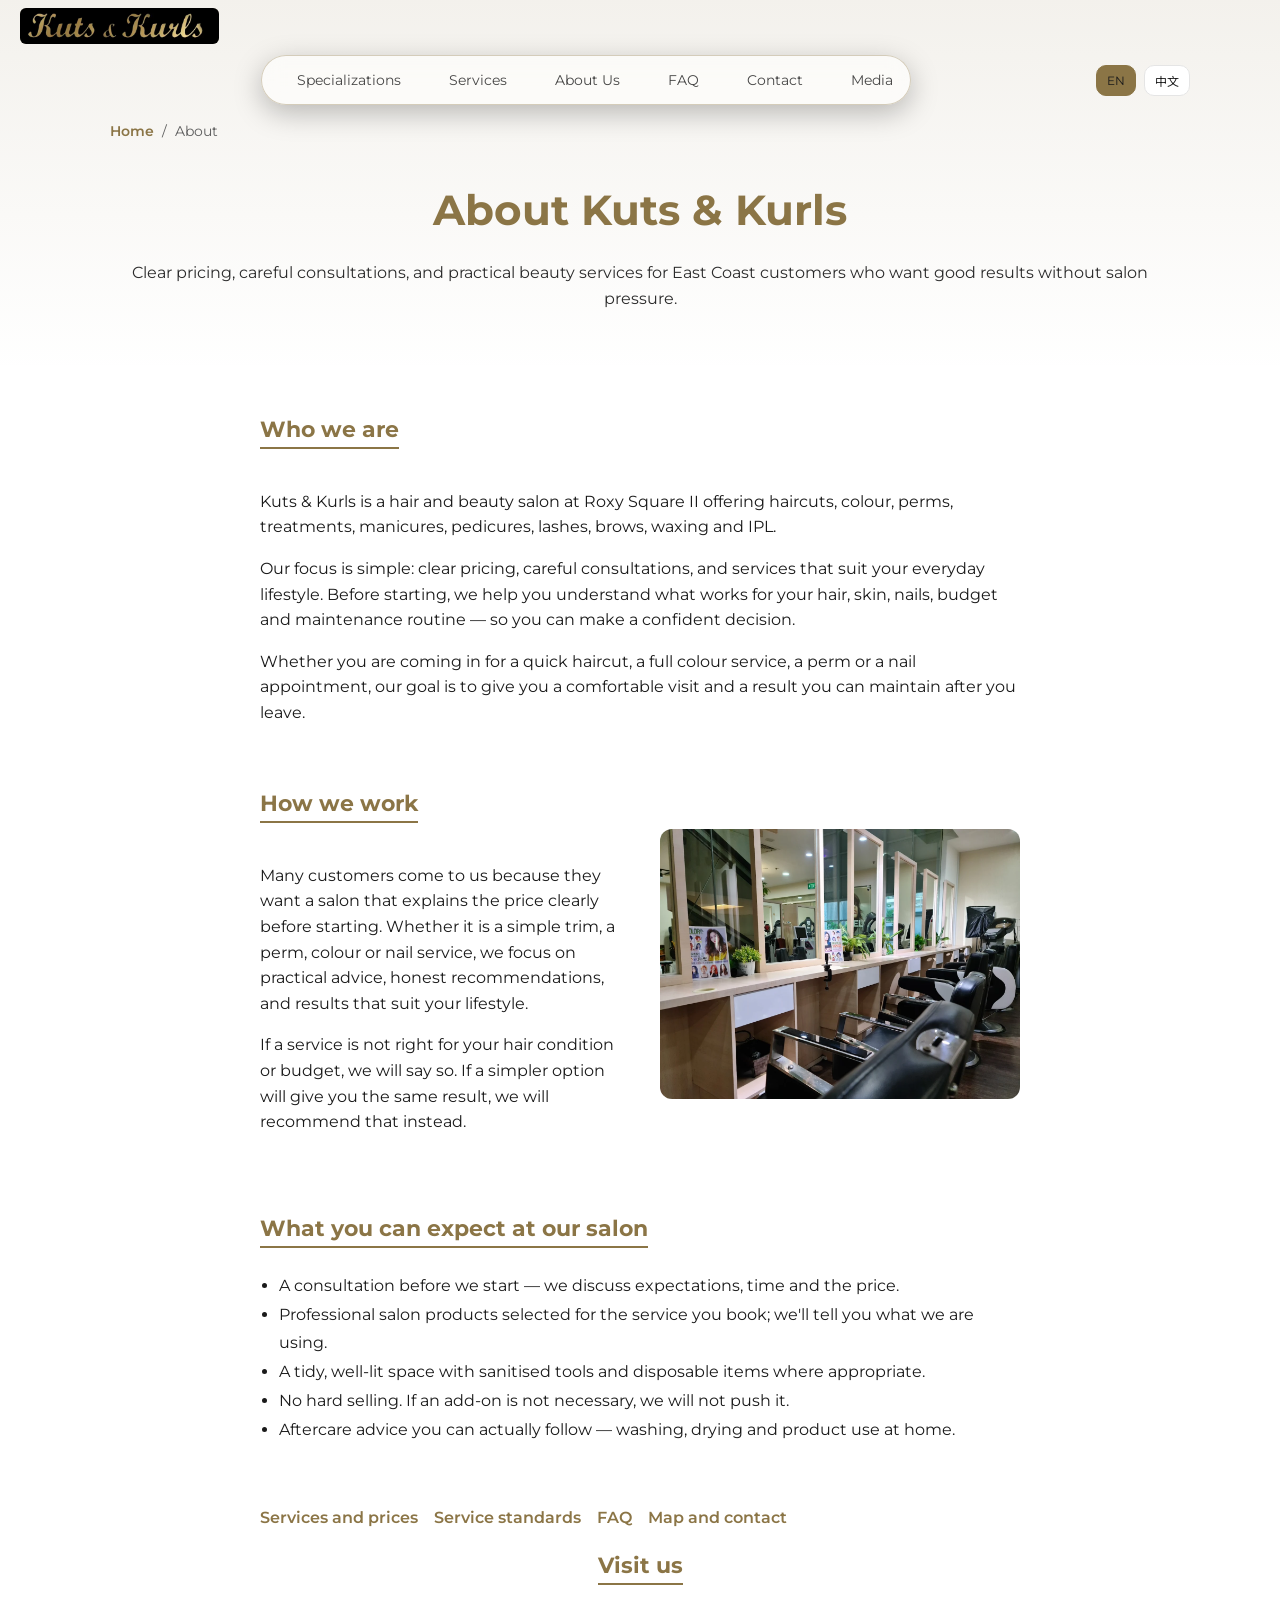
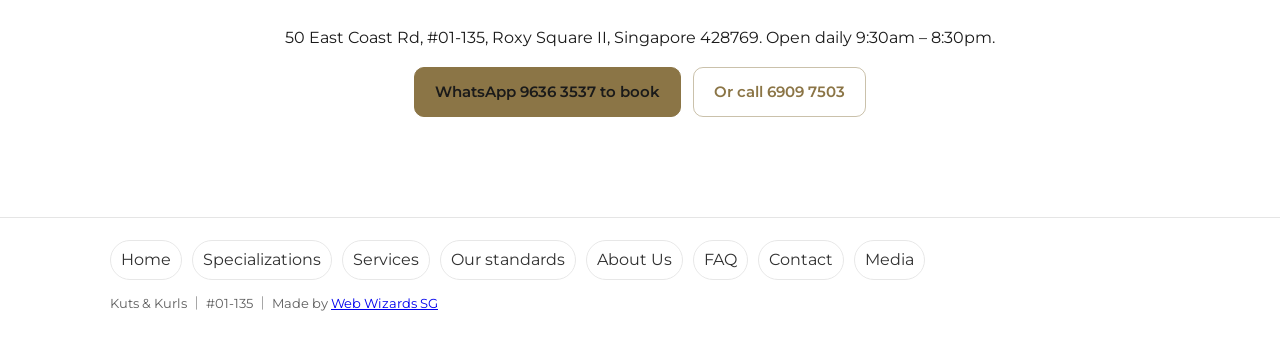
<file: about.html>
<!DOCTYPE html>
<html lang="en" dir="ltr" translate="no" class="notranslate">
  <head>
    <meta charset="utf-8" />
    <meta name="viewport" content="width=device-width, initial-scale=1" />
    <meta name="google" content="notranslate" />
    <meta name="theme-color" content="#d4a373" />
    <title>About Kuts & Kurls — Clear pricing, careful consultations | Roxy Square II</title>
    <meta
      name="description"
      content="A hair and beauty salon at Roxy Square II focused on clear pricing, careful consultations and practical results — not salon pressure. Haircuts, colour, perms, treatments, manicures, pedicures, lashes, brows, waxing and IPL."
    />
    <meta name="robots" content="index, follow, max-image-preview:large, max-snippet:-1, max-video-preview:-1" />
    <meta name="author" content="Web Wizards" />
    <link rel="manifest" href="/manifest.json" />
    <link rel="icon" href="/public/favicon-32.png" type="image/png" sizes="32x32" />
    <link rel="apple-touch-icon" href="/public/apple-touch-icon.png" sizes="180x180" />
    <link rel="canonical" href="https://kutskurls.com/about" />
    <link rel="alternate" type="text/plain" href="https://kutskurls.com/llms.txt" title="llms.txt" />
    <link rel="alternate" type="text/plain" href="https://kutskurls.com/llms-full.txt" title="llms-full.txt" />
    
    <link rel="preconnect" href="https://fonts.googleapis.com" />
    <link rel="preconnect" href="https://fonts.gstatic.com" crossorigin />
    <link href="https://fonts.googleapis.com/css2?family=Montserrat:wght@400;600;700&family=Noto+Sans+SC:wght@400;600;700&display=swap" rel="stylesheet" />
    <link rel="preload" href="/public/styles.css" as="style" />
    <link rel="stylesheet" href="/public/styles.css" />
    <style>
      .about-hero {
        padding: 120px 0 60px;
        background: linear-gradient(180deg, rgba(139, 117, 70, 0.1), transparent);
        text-align: center;
      }
      .about-hero h1 {
        font-size: 42px;
        color: var(--brand);
        margin-bottom: 16px;
      }
      .about-content {
        max-width: 800px;
        margin: 0 auto;
        padding: 40px 20px;
      }
      .about-section {
        margin-bottom: 60px;
      }
      .about-section h2 {
        color: var(--brand);
        border-bottom: 2px solid var(--brand);
        display: inline-block;
        margin-bottom: 24px;
      }
      .about-grid {
        display: grid;
        grid-template-columns: 1fr 1fr;
        gap: 40px;
        align-items: center;
      }
      @media (max-width: 768px) {
        .about-grid {
          grid-template-columns: 1fr;
        }
      }
    </style>
      <meta property="og:type" content="website" />
      <meta property="og:title" content="About Kuts & Kurls — Clear pricing, careful consultations | Roxy Square II" />
      <meta property="og:description" content="A hair and beauty salon at Roxy Square II focused on clear pricing, careful consultations and practical results — not salon pressure. Haircuts, colour, perms, treatments, manicures, pedicures, lashes, brows, waxing and IPL." />
      <meta property="og:url" content="https://kutskurls.com/about" />
      <meta property="og:image" content="https://kutskurls.com/public/storepictures/2.webp" />
      <meta property="og:image:secure_url" content="https://kutskurls.com/public/storepictures/2.webp" />
      <meta property="og:image:type" content="image/webp" />
      <meta property="og:image:width" content="1360" />
      <meta property="og:image:height" content="1020" />
      <meta property="og:image:alt" content="Interior of Kuts & Kurls at Roxy Square II" />
      <meta property="og:site_name" content="Kuts & Kurls" />
      <meta property="og:locale" content="en_SG" />
      <meta name="twitter:card" content="summary_large_image" />
      <meta name="twitter:title" content="About Kuts & Kurls — Clear pricing, careful consultations | Roxy Square II" />
      <meta name="twitter:description" content="A hair and beauty salon at Roxy Square II focused on clear pricing, careful consultations and practical results — not salon pressure. Haircuts, colour, perms, treatments, manicures, pedicures, lashes, brows, waxing and IPL." />
      <meta name="twitter:image" content="https://kutskurls.com/public/storepictures/2.webp" />
      <meta name="twitter:image:alt" content="Interior of Kuts & Kurls at Roxy Square II" />
      <meta name="twitter:url" content="https://kutskurls.com/about" />
  </head>
  <body>
    <header class="site-header">
      <div class="container header-inner">
        <a class="branding" href="/" aria-label="Kuts & Kurls home">
          <img decoding="async" width="640" height="116" src="/public/storepictures/banner-nav.webp" alt="Kuts & Kurls logo" />
        </a>
        <nav class="nav" aria-label="Primary">
          <a href="/#specializations" data-en="Specializations" data-zh="特色">Specializations</a>
          <a href="/services" data-en="Services" data-zh="服务项目">Services</a>
          <a href="/about" data-en="About Us" data-zh="关于我们">About Us</a>
          <a href="/faq" data-en="FAQ" data-zh="常见问题">FAQ</a>
          <a href="/#contact" data-en="Contact" data-zh="联系">Contact</a>
          <a href="/#media" data-en="Media" data-zh="媒体">Media</a>
        </nav>
        <button id="nav-toggle" class="nav-toggle" aria-label="Menu" aria-expanded="false" aria-controls="mobile-menu">
          <span class="bar"></span><span class="bar"></span><span class="bar"></span>
        </button>
        <div class="lang-switch">
          <button id="lang-en" class="lang-btn active">EN</button>
          <button id="lang-zh" class="lang-btn">中文</button>
        </div>
      </div>
    </header>

    <main>
      <section class="about-hero reveal">
        <div class="container">
          <nav class="breadcrumbs" aria-label="Breadcrumb"><ol><li><a href="/" data-en="Home" data-zh="首页">Home</a></li><li aria-current="page" data-en="About" data-zh="关于我们">About</li></ol></nav>
          <h1 data-en="About Kuts & Kurls" data-zh="关于 Kuts & Kurls">About Kuts & Kurls</h1>
          <p class="intro-text" data-en="Clear pricing, careful consultations, and practical beauty services for East Coast customers who want good results without salon pressure." data-zh="价格清楚、用心沟通，为东海岸顾客提供务实的美容服务 — 不强推、不催促。">Clear pricing, careful consultations, and practical beauty services for East Coast customers who want good results without salon pressure.</p>
        </div>
      </section>

      <section class="about-content">
        <div class="about-section reveal">
          <h2 data-en="Who we are" data-zh="我们是谁">Who we are</h2>
          <p data-en="Kuts & Kurls is a hair and beauty salon at Roxy Square II offering haircuts, colour, perms, treatments, manicures, pedicures, lashes, brows, waxing and IPL."
             data-zh="Kuts & Kurls 是位于 Roxy Square II 的美发与美容沙龙，提供剪发、染发、烫发、护理、美甲、美足、美睫、美眉、蜜蜡脱毛与 IPL。">
            Kuts & Kurls is a hair and beauty salon at Roxy Square II offering haircuts, colour, perms, treatments, manicures, pedicures, lashes, brows, waxing and IPL.
          </p>
          <p data-en="Our focus is simple: clear pricing, careful consultations, and services that suit your everyday lifestyle. Before starting, we help you understand what works for your hair, skin, nails, budget and maintenance routine — so you can make a confident decision."
             data-zh="我们的理念很简单：价目透明、用心沟通、贴近日常的服务。开始前会先帮您理清适合自己发质、肤质、指甲、预算与日常打理的方案，让您能放心做决定。">
            Our focus is simple: clear pricing, careful consultations, and services that suit your everyday lifestyle. Before starting, we help you understand what works for your hair, skin, nails, budget and maintenance routine — so you can make a confident decision.
          </p>
          <p data-en="Whether you are coming in for a quick haircut, a full colour service, a perm or a nail appointment, our goal is to give you a comfortable visit and a result you can maintain after you leave."
             data-zh="不论是简单修剪、整头染发、烫发还是美甲服务，我们的目标都是让您到店舒适，离店后也能轻松维持效果。">
            Whether you are coming in for a quick haircut, a full colour service, a perm or a nail appointment, our goal is to give you a comfortable visit and a result you can maintain after you leave.
          </p>
        </div>

        <div class="about-section reveal">
          <div class="about-grid">
            <div>
              <h2 data-en="How we work" data-zh="我们的工作方式">How we work</h2>
              <p data-en="Many customers come to us because they want a salon that explains the price clearly before starting. Whether it is a simple trim, a perm, colour or nail service, we focus on practical advice, honest recommendations, and results that suit your lifestyle."
                 data-zh="许多顾客选择我们，是因为他们希望开始前能清楚知道价格。无论是简单修剪、烫染还是美甲，我们都注重实用建议、诚实推荐，以及贴合您日常生活的效果。">
                Many customers come to us because they want a salon that explains the price clearly before starting. Whether it is a simple trim, a perm, colour or nail service, we focus on practical advice, honest recommendations, and results that suit your lifestyle.
              </p>
              <p data-en="If a service is not right for your hair condition or budget, we will say so. If a simpler option will give you the same result, we will recommend that instead."
                 data-zh="如果某项服务不适合您的发质或预算，我们会直说。若有更简单方案能达到同样效果，我们会优先推荐。">
                If a service is not right for your hair condition or budget, we will say so. If a simpler option will give you the same result, we will recommend that instead.
              </p>
            </div>
            <div>
              <img loading="lazy" decoding="async" width="1360" height="1020" src="/public/storepictures/2.webp" alt="Kuts & Kurls salon interior at Roxy Square II" style="border-radius: 12px; box-shadow: var(--shadow);">
            </div>
          </div>
        </div>

        <div class="about-section reveal">
          <h2 data-en="What you can expect at our salon" data-zh="到店体验">What you can expect at our salon</h2>
          <ul style="padding-left: 1.2em; margin: 0; line-height: 1.8;">
            <li data-en="A consultation before we start — we discuss expectations, time and the price."
                data-zh="开始前先沟通 — 明确期望、所需时间与价格。">A consultation before we start — we discuss expectations, time and the price.</li>
            <li data-en="Professional salon products selected for the service you book; we'll tell you what we are using."
                data-zh="按服务匹配使用专业沙龙产品；操作中会清楚告知所用产品。">Professional salon products selected for the service you book; we'll tell you what we are using.</li>
            <li data-en="A tidy, well-lit space with sanitised tools and disposable items where appropriate."
                data-zh="环境整洁明亮，工具消毒；必要时使用一次性用品。">A tidy, well-lit space with sanitised tools and disposable items where appropriate.</li>
            <li data-en="No hard selling. If an add-on is not necessary, we will not push it."
                data-zh="不强推加项。不必要的项目我们不会推销。">No hard selling. If an add-on is not necessary, we will not push it.</li>
            <li data-en="Aftercare advice you can actually follow — washing, drying and product use at home."
                data-zh="离店时给到可执行的洗护、吹整与产品建议。">Aftercare advice you can actually follow — washing, drying and product use at home.</li>
          </ul>
        </div>

        <div class="about-section reveal" style="text-align:center;">
          <p class="section-links">
            <a href="/services" data-en="Services and prices" data-zh="服务与价格">Services and prices</a>
            <a href="/service-categories" data-en="Service standards" data-zh="服务标准">Service standards</a>
            <a href="/faq" data-en="FAQ" data-zh="常见问题">FAQ</a>
            <a href="/#contact" data-en="Map and contact" data-zh="地图与联系">Map and contact</a>
          </p>
          <h2 data-en="Visit us" data-zh="到店">Visit us</h2>
          <p data-en="50 East Coast Rd, #01-135, Roxy Square II, Singapore 428769. Open daily 9:30am – 8:30pm."
             data-zh="50 East Coast Rd, #01-135, Roxy Square II, Singapore 428769。每天 9:30 – 20:30 营业。">50 East Coast Rd, #01-135, Roxy Square II, Singapore 428769. Open daily 9:30am – 8:30pm.</p>
          <p>
            <a class="intro-cta-primary" href="https://wa.me/6596363537" target="_blank" rel="noopener noreferrer" data-en="WhatsApp 9636 3537 to book" data-zh="WhatsApp 9636 3537 预约">WhatsApp 9636 3537 to book</a>
            &nbsp;
            <a class="intro-cta-secondary" href="tel:+6569097503" data-en="Or call 6909 7503" data-zh="或致电 6909 7503">Or call 6909 7503</a>
          </p>
        </div>
      </section>
    </main>

    <footer class="site-footer">
      <div class="container">
        <nav class="footer-nav" aria-label="Footer">
          <a href="/" data-en="Home" data-zh="首页">Home</a>
          <a href="/#specializations" data-en="Specializations" data-zh="特色">Specializations</a>
          <a href="/services" data-en="Services" data-zh="服务项目">Services</a>
          <a href="/service-categories" data-en="Our standards" data-zh="服务标准">Our standards</a>
          <a href="/about" data-en="About Us" data-zh="关于我们">About Us</a>
          <a href="/faq" data-en="FAQ" data-zh="常见问题">FAQ</a>
          <a href="/#contact" data-en="Contact" data-zh="联系">Contact</a>
          <a href="/#media" data-en="Media" data-zh="媒体">Media</a>
        </nav>
        <small>
          <span>Kuts & Kurls</span> ｜ <span>#01-135</span> ｜ 
          <span>Made by <a href="https://webwizardsg.com" target="_blank" rel="noopener noreferrer">Web Wizards SG</a></span>
        </small>
      </div>
    </footer>

    <div id="mobile-menu" class="mobile-menu" hidden>
      <div class="mobile-menu-inner">
        <button id="mobile-close" class="mobile-close">×</button>
        <nav class="mobile-nav" aria-label="Mobile">
          <a href="/" data-en="Home" data-zh="首页">Home</a>
          <a href="/#specializations" data-en="Specializations" data-zh="特色">Specializations</a>
          <a href="/services" data-en="Services" data-zh="服务项目">Services</a>
          <a href="/service-categories" data-en="Our standards" data-zh="服务标准">Our standards</a>
          <a href="/about" data-en="About Us" data-zh="关于我们">About Us</a>
          <a href="/faq" data-en="FAQ" data-zh="常见问题">FAQ</a>
          <a href="/#contact" data-en="Contact" data-zh="联系">Contact</a>
          <a href="/#media" data-en="Media" data-zh="媒体">Media</a>
        </nav>
      </div>
    </div>

    <script type="module" src="/public/app.js"></script>
  <script type="application/ld+json">
{
  "@context": "https://schema.org",
  "@graph": [
    {
      "@type": "WebSite",
      "@id": "https://kutskurls.com/#website",
      "url": "https://kutskurls.com/",
      "name": "Kuts & Kurls",
      "description": "Hair and beauty salon at Roxy Square II, Singapore, with clear SGD menu prices.",
      "inLanguage": [
        "en",
        "zh-Hans"
      ],
      "publisher": {
        "@id": "https://kutskurls.com/#salon"
      },
      "significantLink": [
        "https://kutskurls.com/services",
        "https://kutskurls.com/service-categories",
        "https://kutskurls.com/about",
        "https://kutskurls.com/faq"
      ]
    },
    {
      "@type": [
        "HairSalon",
        "NailSalon"
      ],
      "@id": "https://kutskurls.com/#salon",
      "name": "Kuts & Kurls",
      "url": "https://kutskurls.com/",
      "description": "Hair, nails, lashes, brows, waxing and IPL at Roxy Square II, Singapore. Menu prices are in SGD and confirmed again before every service.",
      "telephone": "+6569097503",
      "image": [
        "https://kutskurls.com/public/storepictures/1.jpeg",
        "https://kutskurls.com/public/storepictures/2.webp",
        "https://kutskurls.com/public/storepictures/3.webp"
      ],
      "logo": {
        "@type": "ImageObject",
        "@id": "https://kutskurls.com/#logo",
        "url": "https://kutskurls.com/public/storepictures/banner-nav.webp",
        "width": 640,
        "height": 116,
        "caption": "Kuts & Kurls logo"
      },
      "priceRange": "SGD 20–SGD 588",
      "paymentAccepted": "Cash, PayNow, NETS, Credit Card",
      "currenciesAccepted": "SGD",
      "address": {
        "@type": "PostalAddress",
        "streetAddress": "50 East Coast Rd, #01-135, Roxy Square II",
        "addressLocality": "Singapore",
        "postalCode": "428769",
        "addressCountry": "SG"
      },
      "geo": {
        "@type": "GeoCoordinates",
        "latitude": 1.3039,
        "longitude": 103.9045
      },
      "hasMap": "https://www.google.com/maps/search/?api=1&query=50+East+Coast+Road+01-135+Roxy+Square+II+Singapore+428769",
      "openingHoursSpecification": {
        "@type": "OpeningHoursSpecification",
        "dayOfWeek": [
          "https://schema.org/Monday",
          "https://schema.org/Tuesday",
          "https://schema.org/Wednesday",
          "https://schema.org/Thursday",
          "https://schema.org/Friday",
          "https://schema.org/Saturday",
          "https://schema.org/Sunday"
        ],
        "opens": "09:30",
        "closes": "20:30"
      },
      "openingHours": "Mo-Su 09:30-20:30",
      "areaServed": {
        "@type": "City",
        "name": "Singapore"
      },
      "knowsLanguage": [
        "en",
        "zh",
        "vi"
      ],
      "sameAs": [
        "https://chatgpt.com/g/g-NwIWWtD6r-kurlsbot"
      ],
      "contactPoint": [
        {
          "@type": "ContactPoint",
          "telephone": "+6569097503",
          "contactType": "customer service",
          "areaServed": "SG",
          "availableLanguage": [
            "English",
            "Chinese",
            "Vietnamese"
          ]
        },
        {
          "@type": "ContactPoint",
          "telephone": "+6596363537",
          "contactType": "reservations",
          "url": "https://wa.me/6596363537",
          "areaServed": "SG",
          "availableLanguage": [
            "English",
            "Chinese",
            "Vietnamese"
          ]
        }
      ],
      "potentialAction": [
        {
          "@type": "ReserveAction",
          "name": "Book by WhatsApp",
          "target": {
            "@type": "EntryPoint",
            "urlTemplate": "https://wa.me/6596363537",
            "actionPlatform": [
              "https://schema.org/DesktopWebPlatform",
              "https://schema.org/MobileWebPlatform"
            ]
          }
        },
        {
          "@type": "ReserveAction",
          "name": "Book online",
          "target": {
            "@type": "EntryPoint",
            "urlTemplate": "https://kutsnkurls.setmore.com",
            "actionPlatform": [
              "https://schema.org/DesktopWebPlatform",
              "https://schema.org/MobileWebPlatform"
            ]
          }
        }
      ]
    },
    {
      "@type": "BreadcrumbList",
      "@id": "https://kutskurls.com/about#breadcrumb",
      "itemListElement": [
        {
          "@type": "ListItem",
          "position": 1,
          "name": "Home",
          "item": "https://kutskurls.com/"
        },
        {
          "@type": "ListItem",
          "position": 2,
          "name": "About",
          "item": "https://kutskurls.com/about"
        }
      ]
    },
    {
      "@type": "AboutPage",
      "@id": "https://kutskurls.com/about#webpage",
      "url": "https://kutskurls.com/about",
      "name": "About Kuts & Kurls",
      "description": "A hair and beauty salon at Roxy Square II focused on clear pricing, careful consultations and practical results.",
      "isPartOf": {
        "@id": "https://kutskurls.com/#website"
      },
      "about": {
        "@id": "https://kutskurls.com/#salon"
      },
      "inLanguage": "en",
      "primaryImageOfPage": {
        "@id": "https://kutskurls.com/#logo"
      },
      "dateModified": "2026-10-21",
      "speakable": {
        "@type": "SpeakableSpecification",
        "cssSelector": [
          ".about-hero h1",
          ".about-hero .intro-text"
        ]
      },
      "breadcrumb": {
        "@id": "https://kutskurls.com/about#breadcrumb"
      },
      "mainEntity": {
        "@id": "https://kutskurls.com/#salon"
      }
    }
  ]
}
    </script>
</body>
</html>
</file>
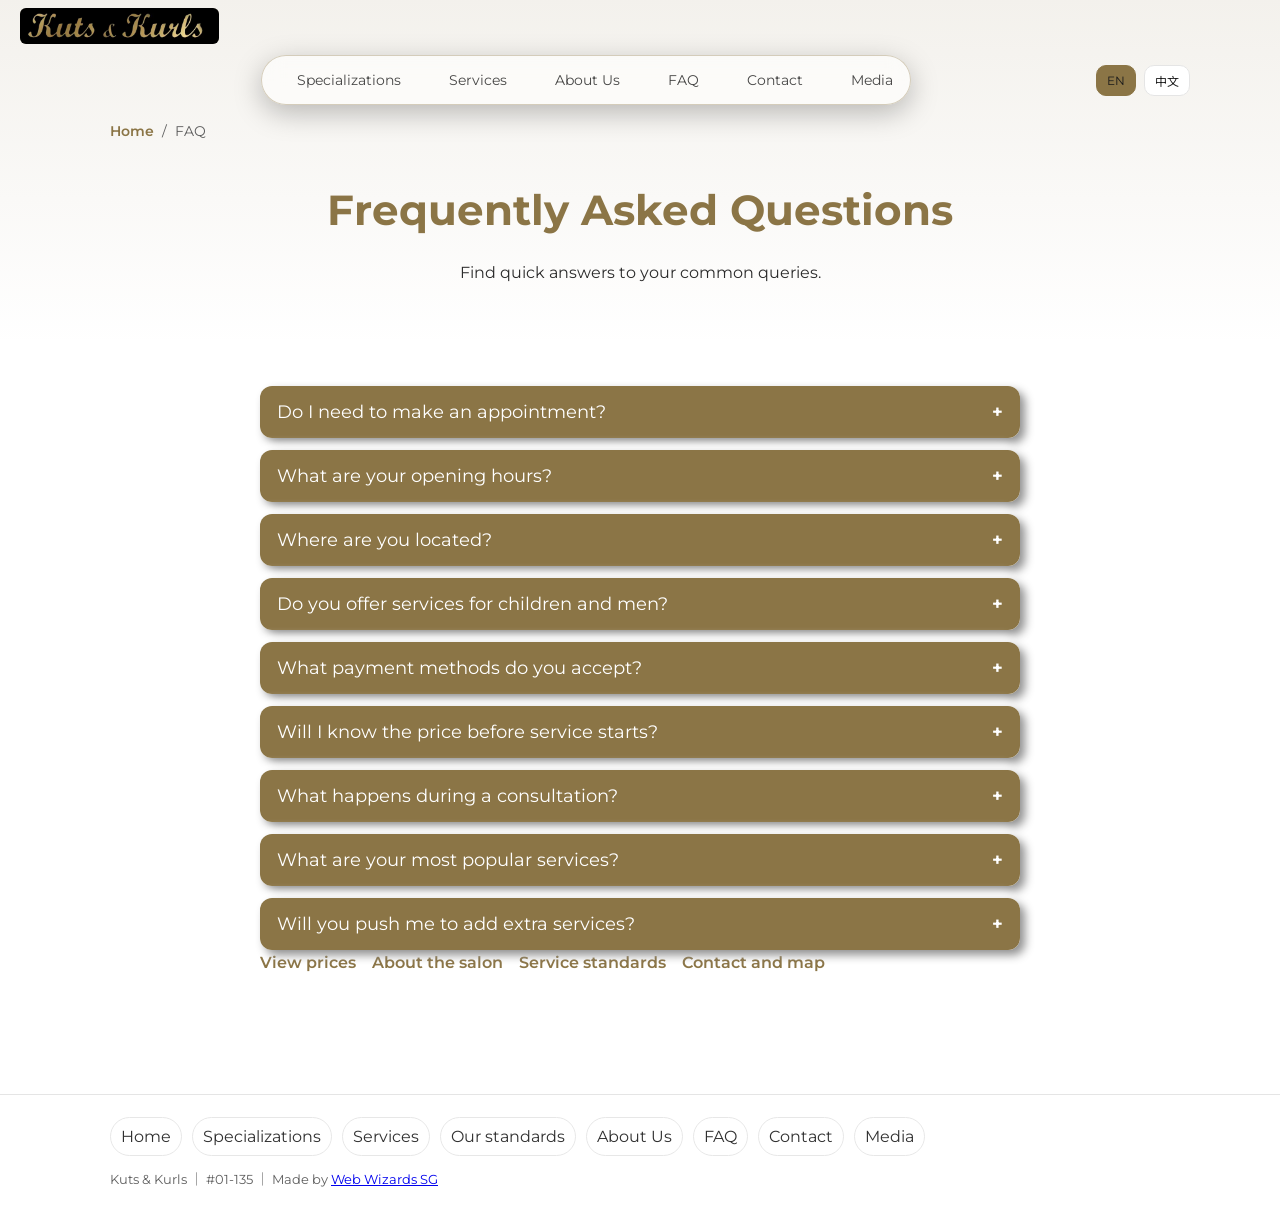
<file: faq.html>
<!DOCTYPE html>
<html lang="en" dir="ltr" translate="no" class="notranslate">
  <head>
    <meta charset="utf-8" />
    <meta name="viewport" content="width=device-width, initial-scale=1" />
    <meta name="google" content="notranslate" />
    <meta name="theme-color" content="#d4a373" />
    <title>FAQ — Kuts & Kurls</title>
    <meta
      name="description"
      content="Frequently Asked Questions about Kuts & Kurls hair and nail services in Singapore. Find answers about booking, pricing, and our salon policies."
    />
    <meta name="robots" content="index, follow, max-image-preview:large, max-snippet:-1, max-video-preview:-1" />
    <meta name="author" content="Web Wizards" />
    <link rel="manifest" href="/manifest.json" />
    <link rel="icon" href="/public/favicon-32.png" type="image/png" sizes="32x32" />
    <link rel="apple-touch-icon" href="/public/apple-touch-icon.png" sizes="180x180" />
    <link rel="canonical" href="https://kutskurls.com/faq" />
    <link rel="alternate" type="text/plain" href="https://kutskurls.com/llms.txt" title="llms.txt" />
    <link rel="alternate" type="text/plain" href="https://kutskurls.com/llms-full.txt" title="llms-full.txt" />
    
    <link rel="preconnect" href="https://fonts.googleapis.com" />
    <link rel="preconnect" href="https://fonts.gstatic.com" crossorigin />
    <link href="https://fonts.googleapis.com/css2?family=Montserrat:wght@400;600;700&family=Noto+Sans+SC:wght@400;600;700&display=swap" rel="stylesheet" />
    <link rel="preload" href="/public/styles.css" as="style" />
    <link rel="stylesheet" href="/public/styles.css" />
    <style>
      .faq-hero {
        padding: 120px 0 60px;
        background: linear-gradient(180deg, rgba(139, 117, 70, 0.1), transparent);
        text-align: center;
      }
      .faq-hero h1 {
        font-size: 42px;
        color: var(--brand);
        margin-bottom: 16px;
      }
      .faq-content {
        max-width: 800px;
        margin: 0 auto;
        padding: 40px 20px 100px;
      }
    </style>
      <meta property="og:type" content="website" />
      <meta property="og:title" content="FAQ — Kuts & Kurls" />
      <meta property="og:description" content="Frequently Asked Questions about Kuts & Kurls hair and nail services in Singapore. Find answers about booking, pricing, and our salon policies." />
      <meta property="og:url" content="https://kutskurls.com/faq" />
      <meta property="og:image" content="https://kutskurls.com/public/storepictures/2.webp" />
      <meta property="og:image:secure_url" content="https://kutskurls.com/public/storepictures/2.webp" />
      <meta property="og:image:type" content="image/webp" />
      <meta property="og:image:width" content="1360" />
      <meta property="og:image:height" content="1020" />
      <meta property="og:image:alt" content="Interior of Kuts & Kurls at Roxy Square II" />
      <meta property="og:site_name" content="Kuts & Kurls" />
      <meta property="og:locale" content="en_SG" />
      <meta name="twitter:card" content="summary_large_image" />
      <meta name="twitter:title" content="FAQ — Kuts & Kurls" />
      <meta name="twitter:description" content="Frequently Asked Questions about Kuts & Kurls hair and nail services in Singapore. Find answers about booking, pricing, and our salon policies." />
      <meta name="twitter:image" content="https://kutskurls.com/public/storepictures/2.webp" />
      <meta name="twitter:image:alt" content="Interior of Kuts & Kurls at Roxy Square II" />
      <meta name="twitter:url" content="https://kutskurls.com/faq" />
  </head>
  <body>
    <header class="site-header">
      <div class="container header-inner">
        <a class="branding" href="/" aria-label="Kuts & Kurls home">
          <img decoding="async" width="640" height="116" src="/public/storepictures/banner-nav.webp" alt="Kuts & Kurls logo" />
        </a>
        <nav class="nav" aria-label="Primary">
          <a href="/#specializations" data-en="Specializations" data-zh="特色">Specializations</a>
          <a href="/services" data-en="Services" data-zh="服务项目">Services</a>
          <a href="/about" data-en="About Us" data-zh="关于我们">About Us</a>
          <a href="/faq" data-en="FAQ" data-zh="常见问题">FAQ</a>
          <a href="/#contact" data-en="Contact" data-zh="联系">Contact</a>
          <a href="/#media" data-en="Media" data-zh="媒体">Media</a>
        </nav>
        <button id="nav-toggle" class="nav-toggle" aria-label="Menu" aria-expanded="false" aria-controls="mobile-menu">
          <span class="bar"></span><span class="bar"></span><span class="bar"></span>
        </button>
        <div class="lang-switch">
          <button id="lang-en" class="lang-btn active">EN</button>
          <button id="lang-zh" class="lang-btn">中文</button>
        </div>
      </div>
    </header>

    <main>
      <section class="faq-hero reveal">
        <div class="container">
          <nav class="breadcrumbs" aria-label="Breadcrumb"><ol><li><a href="/" data-en="Home" data-zh="首页">Home</a></li><li aria-current="page" data-en="FAQ" data-zh="常见问题">FAQ</li></ol></nav>
          <h1 data-en="Frequently Asked Questions" data-zh="常见问题">Frequently Asked Questions</h1>
          <p class="intro-text" data-en="Find quick answers to your common queries." data-zh="为您常见的疑问提供快速解答。">Find quick answers to your common queries.</p>
        </div>
      </section>

      <section class="faq-content">
        <div class="accordion" role="tablist">
          <section class="acc-item reveal">
            <h3 class="acc-title">
              <button class="acc-toggle" type="button" aria-expanded="false" aria-controls="faq-panel-1" id="faq-button-1">
                <span data-en="Do I need to make an appointment?" data-zh="我需要预约吗？">Do I need to make an appointment?</span>
                <span class="acc-icon" aria-hidden="true">+</span>
              </button>
            </h3>
            <div id="faq-panel-1" class="acc-panel" role="region" aria-labelledby="faq-button-1" hidden>
              <p data-en="Walk-ins are accepted when we have availability, but appointments are recommended to secure your preferred time slot and stylist. WhatsApp 9636 3537 is the fastest way to book. You can also call 6909 7503 during opening hours."
                 data-zh="视空位接待 walk-in，建议提前预约以确保心仪的时段与发型师。最方便的方式是 WhatsApp 9636 3537；您也可以在营业时间内致电 6909 7503。">
                Walk-ins are accepted when we have availability, but appointments are recommended to secure your preferred time slot and stylist. WhatsApp 9636 3537 is the fastest way to book. You can also call 6909 7503 during opening hours.
              </p>
            </div>
          </section>

          <section class="acc-item reveal">
            <h3 class="acc-title">
              <button class="acc-toggle" type="button" aria-expanded="false" aria-controls="faq-panel-2" id="faq-button-2">
                <span data-en="What are your opening hours?" data-zh="你们的营业时间是几点？">What are your opening hours?</span>
                <span class="acc-icon" aria-hidden="true">+</span>
              </button>
            </h3>
            <div id="faq-panel-2" class="acc-panel" role="region" aria-labelledby="faq-button-2" hidden>
              <p data-en="We are open daily from 9:30 am to 8:30 pm, including weekends and public holidays." 
                 data-zh="我们每天上午 9:30 至晚上 8:30 营业，包括周末和公共假期。">
                We are open daily from 9:30 am to 8:30 pm, including weekends and public holidays.
              </p>
            </div>
          </section>

          <section class="acc-item reveal">
            <h3 class="acc-title">
              <button class="acc-toggle" type="button" aria-expanded="false" aria-controls="faq-panel-3" id="faq-button-3">
                <span data-en="Where are you located?" data-zh="你们的店在哪里？">Where are you located?</span>
                <span class="acc-icon" aria-hidden="true">+</span>
              </button>
            </h3>
            <div id="faq-panel-3" class="acc-panel" role="region" aria-labelledby="faq-button-3" hidden>
              <p data-en="We are located at 50 East Coast Rd, #01-135, Roxy Square II, Singapore 428769. It is conveniently located near the Katong area." 
                 data-zh="我们的店址是：50 East Coast Rd, #01-135, Roxy Square II, Singapore 428769。交通便利，靠近加东 (Katong) 地区。">
                We are located at 50 East Coast Rd, #01-135, Roxy Square II, Singapore 428769. It is conveniently located near the Katong area.
              </p>
            </div>
          </section>

          <section class="acc-item reveal">
            <h3 class="acc-title">
              <button class="acc-toggle" type="button" aria-expanded="false" aria-controls="faq-panel-4" id="faq-button-4">
                <span data-en="Do you offer services for children and men?" data-zh="你们提供儿童和男士服务吗？">Do you offer services for children and men?</span>
                <span class="acc-icon" aria-hidden="true">+</span>
              </button>
            </h3>
            <div id="faq-panel-4" class="acc-panel" role="region" aria-labelledby="faq-button-4" hidden>
              <p data-en="Yes, we offer haircuts and services for men, women, and children. We are a family-friendly salon!" 
                 data-zh="是的，我们为男士、女士和儿童提供剪发及各项服务。我们是一家适合全家光临的沙龙！">
                Yes, we offer haircuts and services for men, women, and children. We are a family-friendly salon!
              </p>
            </div>
          </section>

          <section class="acc-item reveal">
            <h3 class="acc-title">
              <button class="acc-toggle" type="button" aria-expanded="false" aria-controls="faq-panel-5" id="faq-button-5">
                <span data-en="What payment methods do you accept?" data-zh="你们接受哪些付款方式？">What payment methods do you accept?</span>
                <span class="acc-icon" aria-hidden="true">+</span>
              </button>
            </h3>
            <div id="faq-panel-5" class="acc-panel" role="region" aria-labelledby="faq-button-5" hidden>
              <p data-en="We accept Cash, PayNow, NETS, and major Credit Cards."
                 data-zh="我们接受现金、PayNow、NETS 以及各大信用卡付款。">
                We accept Cash, PayNow, NETS, and major Credit Cards.
              </p>
            </div>
          </section>

          <section class="acc-item reveal">
            <h3 class="acc-title">
              <button class="acc-toggle" type="button" aria-expanded="false" aria-controls="faq-panel-6" id="faq-button-6">
                <span data-en="Will I know the price before service starts?" data-zh="开始服务前能知道价格吗？">Will I know the price before service starts?</span>
                <span class="acc-icon" aria-hidden="true">+</span>
              </button>
            </h3>
            <div id="faq-panel-6" class="acc-panel" role="region" aria-labelledby="faq-button-6" hidden>
              <p data-en="Yes. Our menu is published with clear prices, and we will confirm the expected price with you before any service begins. If your hair length, condition or service choice would change the price, we will tell you upfront — not after the service is done."
                 data-zh="是的。我们的价目公开透明，开始任何服务前会先与您确认预计价格。如果发长、发质或服务选择会影响价格，我们会在事前告知，而不是事后才说。">
                Yes. Our menu is published with clear prices, and we will confirm the expected price with you before any service begins. If your hair length, condition or service choice would change the price, we will tell you upfront — not after the service is done.
              </p>
            </div>
          </section>

          <section class="acc-item reveal">
            <h3 class="acc-title">
              <button class="acc-toggle" type="button" aria-expanded="false" aria-controls="faq-panel-7" id="faq-button-7">
                <span data-en="What happens during a consultation?" data-zh="咨询时会做什么？">What happens during a consultation?</span>
                <span class="acc-icon" aria-hidden="true">+</span>
              </button>
            </h3>
            <div id="faq-panel-7" class="acc-panel" role="region" aria-labelledby="faq-button-7" hidden>
              <p data-en="Before colour, perm, treatment, lash or IPL services, we check your hair, scalp or skin condition, ask about your previous services and lifestyle, and discuss what you want the result to look like. We then explain the suitable options, the time required, and the price — so you can decide without pressure."
                 data-zh="在染发、烫发、护理、美睫或 IPL 等服务前，我们会先检查您的发质、头皮或肌肤状态，了解过往做过的服务与生活习惯，并听听您希望的效果。随后我们会说明合适的方案、所需时间与价格，让您从容做决定。">
                Before colour, perm, treatment, lash or IPL services, we check your hair, scalp or skin condition, ask about your previous services and lifestyle, and discuss what you want the result to look like. We then explain the suitable options, the time required, and the price — so you can decide without pressure.
              </p>
            </div>
          </section>

          <section class="acc-item reveal">
            <h3 class="acc-title">
              <button class="acc-toggle" type="button" aria-expanded="false" aria-controls="faq-panel-8" id="faq-button-8">
                <span data-en="What are your most popular services?" data-zh="哪些服务最受欢迎？">What are your most popular services?</span>
                <span class="acc-icon" aria-hidden="true">+</span>
              </button>
            </h3>
            <div id="faq-panel-8" class="acc-panel" role="region" aria-labelledby="faq-button-8" hidden>
              <p data-en="Customers most often book everyday haircuts, hair colour and highlights, perms (digital, cool perm, rebonding), keratin and scalp treatments, classic and gel manicures and pedicures, and eyelash extensions. WhatsApp us if you are not sure which service is suitable — we are happy to help you choose."
                 data-zh="顾客最常预约的服务包括日常剪发、染发与挑染、烫发（数码烫、冷烫、离子烫）、角蛋白与头皮护理、经典与凝胶手足美甲、以及美睫嫁接。如果不确定哪项服务适合自己，欢迎 WhatsApp 询问，我们会帮您选择。">
                Customers most often book everyday haircuts, hair colour and highlights, perms (digital, cool perm, rebonding), keratin and scalp treatments, classic and gel manicures and pedicures, and eyelash extensions. WhatsApp us if you are not sure which service is suitable — we are happy to help you choose.
              </p>
              <p>
                <a href="/keratin-or-repair">Keratin or a repair treatment</a> compares the $128–$168 repair line with keratin at $268–$358.
              </p>
              <p><a href="/rebonding-vs-digital-perm">Read the guide to soft rebonding and digital perm</a>.</p>
            </div>
          </section>

          <section class="acc-item reveal">
            <h3 class="acc-title">
              <button class="acc-toggle" type="button" aria-expanded="false" aria-controls="faq-panel-9" id="faq-button-9">
                <span data-en="Will you push me to add extra services?" data-zh="你们会强推加项吗？">Will you push me to add extra services?</span>
                <span class="acc-icon" aria-hidden="true">+</span>
              </button>
            </h3>
            <div id="faq-panel-9" class="acc-panel" role="region" aria-labelledby="faq-button-9" hidden>
              <p data-en="No. We may suggest a treatment if it would clearly help your hair condition (for example, after colour or for very dry ends), but the decision is always yours. If you only want the service you booked, that is what you will get — at the price on the menu."
                 data-zh="不会。我们可能会建议适合您发质的护理（例如染后修护或非常干燥的发尾），但决定权始终在您。如果您只想做预约的服务，我们就只做那一项，按价目表收费。">
                No. We may suggest a treatment if it would clearly help your hair condition (for example, after colour or for very dry ends), but the decision is always yours. If you only want the service you booked, that is what you will get — at the price on the menu.
              </p>
            </div>
          </section>
        </div>
        <p class="section-links">
          <a href="/services" data-en="View prices" data-zh="查看价格">View prices</a>
          <a href="/about" data-en="About the salon" data-zh="关于沙龙">About the salon</a>
          <a href="/service-categories" data-en="Service standards" data-zh="服务标准">Service standards</a>
          <a href="/#contact" data-en="Contact and map" data-zh="联系与地图">Contact and map</a>
        </p>
      </section>
    </main>

    <footer class="site-footer">
      <div class="container">
        <nav class="footer-nav" aria-label="Footer">
          <a href="/" data-en="Home" data-zh="首页">Home</a>
          <a href="/#specializations" data-en="Specializations" data-zh="特色">Specializations</a>
          <a href="/services" data-en="Services" data-zh="服务项目">Services</a>
          <a href="/service-categories" data-en="Our standards" data-zh="服务标准">Our standards</a>
          <a href="/about" data-en="About Us" data-zh="关于我们">About Us</a>
          <a href="/faq" data-en="FAQ" data-zh="常见问题">FAQ</a>
          <a href="/#contact" data-en="Contact" data-zh="联系">Contact</a>
          <a href="/#media" data-en="Media" data-zh="媒体">Media</a>
        </nav>
        <small>
          <span>Kuts & Kurls</span> ｜ <span>#01-135</span> ｜ 
          <span>Made by <a href="https://webwizardsg.com" target="_blank" rel="noopener noreferrer">Web Wizards SG</a></span>
        </small>
      </div>
    </footer>

    <div id="mobile-menu" class="mobile-menu" hidden>
      <div class="mobile-menu-inner">
        <button id="mobile-close" class="mobile-close">×</button>
        <nav class="mobile-nav" aria-label="Mobile">
          <a href="/" data-en="Home" data-zh="首页">Home</a>
          <a href="/#specializations" data-en="Specializations" data-zh="特色">Specializations</a>
          <a href="/services" data-en="Services" data-zh="服务项目">Services</a>
          <a href="/service-categories" data-en="Our standards" data-zh="服务标准">Our standards</a>
          <a href="/about" data-en="About Us" data-zh="关于我们">About Us</a>
          <a href="/faq" data-en="FAQ" data-zh="常见问题">FAQ</a>
          <a href="/#contact" data-en="Contact" data-zh="联系">Contact</a>
          <a href="/#media" data-en="Media" data-zh="媒体">Media</a>
        </nav>
      </div>
    </div>
    <script type="module" src="/public/app.js"></script>
  <script type="application/ld+json">
{
  "@context": "https://schema.org",
  "@graph": [
    {
      "@type": "WebSite",
      "@id": "https://kutskurls.com/#website",
      "url": "https://kutskurls.com/",
      "name": "Kuts & Kurls",
      "description": "Hair and beauty salon at Roxy Square II, Singapore, with clear SGD menu prices.",
      "inLanguage": [
        "en",
        "zh-Hans"
      ],
      "publisher": {
        "@id": "https://kutskurls.com/#salon"
      },
      "significantLink": [
        "https://kutskurls.com/services",
        "https://kutskurls.com/service-categories",
        "https://kutskurls.com/about",
        "https://kutskurls.com/faq"
      ]
    },
    {
      "@type": [
        "HairSalon",
        "NailSalon"
      ],
      "@id": "https://kutskurls.com/#salon",
      "name": "Kuts & Kurls",
      "url": "https://kutskurls.com/",
      "description": "Hair, nails, lashes, brows, waxing and IPL at Roxy Square II, Singapore. Menu prices are in SGD and confirmed again before every service.",
      "telephone": "+6569097503",
      "image": [
        "https://kutskurls.com/public/storepictures/1.jpeg",
        "https://kutskurls.com/public/storepictures/2.webp",
        "https://kutskurls.com/public/storepictures/3.webp"
      ],
      "logo": {
        "@type": "ImageObject",
        "@id": "https://kutskurls.com/#logo",
        "url": "https://kutskurls.com/public/storepictures/banner-nav.webp",
        "width": 640,
        "height": 116,
        "caption": "Kuts & Kurls logo"
      },
      "priceRange": "SGD 20–SGD 588",
      "paymentAccepted": "Cash, PayNow, NETS, Credit Card",
      "currenciesAccepted": "SGD",
      "address": {
        "@type": "PostalAddress",
        "streetAddress": "50 East Coast Rd, #01-135, Roxy Square II",
        "addressLocality": "Singapore",
        "postalCode": "428769",
        "addressCountry": "SG"
      },
      "geo": {
        "@type": "GeoCoordinates",
        "latitude": 1.3039,
        "longitude": 103.9045
      },
      "hasMap": "https://www.google.com/maps/search/?api=1&query=50+East+Coast+Road+01-135+Roxy+Square+II+Singapore+428769",
      "openingHoursSpecification": {
        "@type": "OpeningHoursSpecification",
        "dayOfWeek": [
          "https://schema.org/Monday",
          "https://schema.org/Tuesday",
          "https://schema.org/Wednesday",
          "https://schema.org/Thursday",
          "https://schema.org/Friday",
          "https://schema.org/Saturday",
          "https://schema.org/Sunday"
        ],
        "opens": "09:30",
        "closes": "20:30"
      },
      "openingHours": "Mo-Su 09:30-20:30",
      "areaServed": {
        "@type": "City",
        "name": "Singapore"
      },
      "knowsLanguage": [
        "en",
        "zh",
        "vi"
      ],
      "sameAs": [
        "https://chatgpt.com/g/g-NwIWWtD6r-kurlsbot"
      ],
      "contactPoint": [
        {
          "@type": "ContactPoint",
          "telephone": "+6569097503",
          "contactType": "customer service",
          "areaServed": "SG",
          "availableLanguage": [
            "English",
            "Chinese",
            "Vietnamese"
          ]
        },
        {
          "@type": "ContactPoint",
          "telephone": "+6596363537",
          "contactType": "reservations",
          "url": "https://wa.me/6596363537",
          "areaServed": "SG",
          "availableLanguage": [
            "English",
            "Chinese",
            "Vietnamese"
          ]
        }
      ],
      "potentialAction": [
        {
          "@type": "ReserveAction",
          "name": "Book by WhatsApp",
          "target": {
            "@type": "EntryPoint",
            "urlTemplate": "https://wa.me/6596363537",
            "actionPlatform": [
              "https://schema.org/DesktopWebPlatform",
              "https://schema.org/MobileWebPlatform"
            ]
          }
        },
        {
          "@type": "ReserveAction",
          "name": "Book online",
          "target": {
            "@type": "EntryPoint",
            "urlTemplate": "https://kutsnkurls.setmore.com",
            "actionPlatform": [
              "https://schema.org/DesktopWebPlatform",
              "https://schema.org/MobileWebPlatform"
            ]
          }
        }
      ]
    },
    {
      "@type": "BreadcrumbList",
      "@id": "https://kutskurls.com/faq#breadcrumb",
      "itemListElement": [
        {
          "@type": "ListItem",
          "position": 1,
          "name": "Home",
          "item": "https://kutskurls.com/"
        },
        {
          "@type": "ListItem",
          "position": 2,
          "name": "FAQ",
          "item": "https://kutskurls.com/faq"
        }
      ]
    },
    {
      "@type": "FAQPage",
      "@id": "https://kutskurls.com/faq#faq",
      "url": "https://kutskurls.com/faq",
      "name": "FAQ — Kuts & Kurls",
      "description": "Booking, opening hours, location, payments, pricing and consultations at Kuts & Kurls.",
      "isPartOf": {
        "@id": "https://kutskurls.com/#website"
      },
      "about": {
        "@id": "https://kutskurls.com/#salon"
      },
      "inLanguage": "en",
      "breadcrumb": {
        "@id": "https://kutskurls.com/faq#breadcrumb"
      },
      "speakable": {
        "@type": "SpeakableSpecification",
        "cssSelector": [
          ".faq-hero h1",
          ".faq-hero .intro-text"
        ]
      },
      "mainEntity": [
        {
          "@type": "Question",
          "name": "Do I need to make an appointment?",
          "acceptedAnswer": {
            "@type": "Answer",
            "text": "Walk-ins are accepted when we have availability, but appointments are recommended to secure your preferred time slot and stylist. WhatsApp 9636 3537 is the fastest way to book. You can also call 6909 7503 during opening hours."
          }
        },
        {
          "@type": "Question",
          "name": "What are your opening hours?",
          "acceptedAnswer": {
            "@type": "Answer",
            "text": "We are open daily from 9:30 am to 8:30 pm, including weekends and public holidays."
          }
        },
        {
          "@type": "Question",
          "name": "Where are you located?",
          "acceptedAnswer": {
            "@type": "Answer",
            "text": "We are located at 50 East Coast Rd, #01-135, Roxy Square II, Singapore 428769. It is conveniently located near the Katong area."
          }
        },
        {
          "@type": "Question",
          "name": "Do you offer services for children and men?",
          "acceptedAnswer": {
            "@type": "Answer",
            "text": "Yes, we offer haircuts and services for men, women, and children. We are a family-friendly salon."
          }
        },
        {
          "@type": "Question",
          "name": "What payment methods do you accept?",
          "acceptedAnswer": {
            "@type": "Answer",
            "text": "We accept Cash, PayNow, NETS, and major Credit Cards."
          }
        },
        {
          "@type": "Question",
          "name": "Will I know the price before service starts?",
          "acceptedAnswer": {
            "@type": "Answer",
            "text": "Yes. Our menu is published with clear prices, and we will confirm the expected price with you before any service begins. If your hair length, condition or service choice would change the price, we will tell you upfront — not after the service is done."
          }
        },
        {
          "@type": "Question",
          "name": "What happens during a consultation?",
          "acceptedAnswer": {
            "@type": "Answer",
            "text": "Before colour, perm, treatment, lash or IPL services, we check your hair, scalp or skin condition, ask about your previous services and lifestyle, and discuss what you want the result to look like. We then explain the suitable options, the time required, and the price — so you can decide without pressure."
          }
        },
        {
          "@type": "Question",
          "name": "What are your most popular services?",
          "acceptedAnswer": {
            "@type": "Answer",
            "text": "Customers most often book everyday haircuts, hair colour and highlights, perms (digital, cool perm, rebonding), keratin and scalp treatments, classic and gel manicures and pedicures, and eyelash extensions. WhatsApp us if you are not sure which service is suitable."
          }
        },
        {
          "@type": "Question",
          "name": "Will you push me to add extra services?",
          "acceptedAnswer": {
            "@type": "Answer",
            "text": "No. We may suggest a treatment if it would clearly help your hair condition, but the decision is always yours. If you only want the service you booked, that is what you will get — at the price on the menu."
          }
        }
      ],
      "dateModified": "2026-10-21"
    }
  ]
}
    </script>
</body>
</html>
</file>
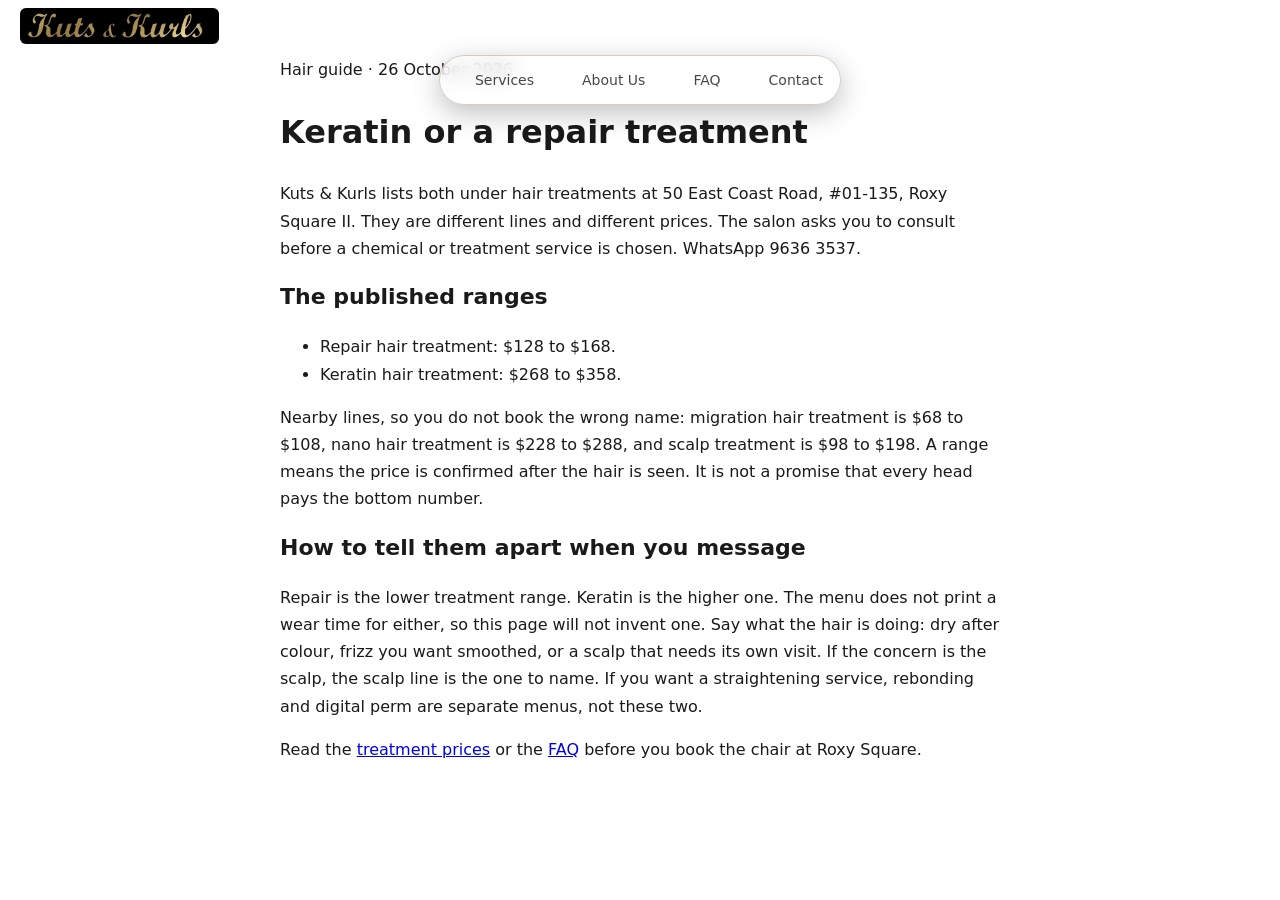
<file: keratin-or-repair.html>
<!DOCTYPE html>
<html lang="en">
<head>
  <meta charset="utf-8" />
  <meta name="viewport" content="width=device-width, initial-scale=1" />
  <title>Keratin or Repair Hair Treatment | Kuts &amp; Kurls</title>
  <meta name="description" content="Repair hair treatment is $128 to $168. Keratin hair treatment is $268 to $358. How to choose at Kuts &amp; Kurls, Roxy Square, after a consultation." />
  <link rel="canonical" href="https://kutskurls.com/keratin-or-repair" />
  <meta property="og:title" content="Keratin or Repair Hair Treatment | Kuts &amp; Kurls" />
  <meta property="og:description" content="Published price ranges for repair and keratin at Kuts &amp; Kurls, and why the final choice waits for a consultation." />
  <meta property="og:url" content="https://kutskurls.com/keratin-or-repair" />
  <meta property="og:type" content="article" />
  <link rel="stylesheet" href="/public/styles.css" />
  <script type="application/ld+json">
  {
    "@context": "https://schema.org",
    "@type": "BlogPosting",
    "headline": "Keratin or a repair treatment at Kuts & Kurls",
    "datePublished": "2026-10-26",
    "dateModified": "2026-10-26",
    "description": "Repair hair treatment is $128 to $168. Keratin hair treatment is $268 to $358.",
    "mainEntityOfPage": "https://kutskurls.com/keratin-or-repair",
    "author": { "@type": "Organization", "name": "Kuts & Kurls" }
  }
  </script>
</head>
<body>
  <header class="site-header">
    <div class="container header-inner">
      <a class="branding" href="/" aria-label="Kuts & Kurls home">
        <img decoding="async" width="640" height="116" src="/public/storepictures/banner-nav.webp" alt="Kuts & Kurls logo" />
      </a>
      <nav class="nav" aria-label="Primary">
        <a href="/services">Services</a>
        <a href="/about">About Us</a>
        <a href="/faq">FAQ</a>
        <a href="/#contact">Contact</a>
      </nav>
    </div>
  </header>
  <main class="container" style="max-width:760px;padding:2.5rem 1.25rem 4rem;line-height:1.7">
    <p>Hair guide · 26 October 2026</p>
    <h1>Keratin or a repair treatment</h1>
    <p>
      Kuts &amp; Kurls lists both under hair treatments at 50 East Coast Road,
      #01-135, Roxy Square II. They are different lines and different prices.
      The salon asks you to consult before a chemical or treatment service is
      chosen. WhatsApp 9636 3537.
    </p>
    <h2>The published ranges</h2>
    <ul>
      <li>Repair hair treatment: $128 to $168.</li>
      <li>Keratin hair treatment: $268 to $358.</li>
    </ul>
    <p>
      Nearby lines, so you do not book the wrong name: migration hair treatment
      is $68 to $108, nano hair treatment is $228 to $288, and scalp treatment
      is $98 to $198. A range means the price is confirmed after the hair is
      seen. It is not a promise that every head pays the bottom number.
    </p>
    <h2>How to tell them apart when you message</h2>
    <p>
      Repair is the lower treatment range. Keratin is the higher one. The menu
      does not print a wear time for either, so this page will not invent one.
      Say what the hair is doing: dry after colour, frizz you want smoothed, or
      a scalp that needs its own visit. If the concern is the scalp, the scalp
      line is the one to name. If you want a straightening service, rebonding
      and digital perm are separate menus, not these two.
    </p>
    <p>
      Read the <a href="/services#treatments">treatment prices</a> or the
      <a href="/faq">FAQ</a> before you book the chair at Roxy Square.
    </p>
  </main>
</body>
</html>
</file>
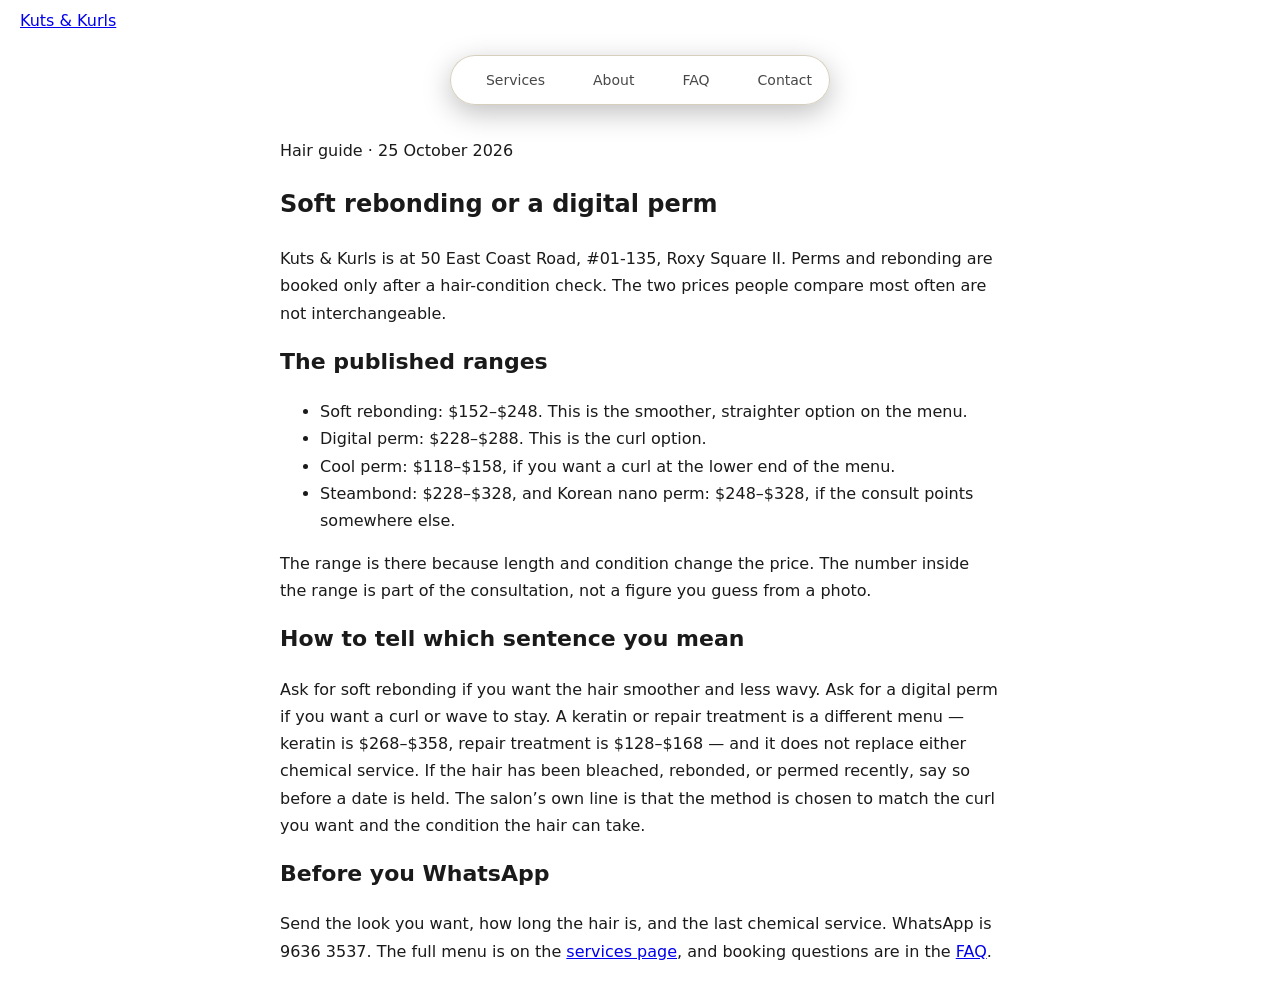
<file: rebonding-vs-digital-perm.html>
<!DOCTYPE html>
<html lang="en">
<head>
  <meta charset="utf-8" />
  <meta name="viewport" content="width=device-width, initial-scale=1" />
  <title>Soft Rebonding or a Digital Perm | Kuts &amp; Kurls</title>
  <meta name="description" content="Soft rebonding is $152–$248 and a digital perm is $228–$288 at Kuts &amp; Kurls, Roxy Square. How the salon chooses after a hair-condition check." />
  <link rel="canonical" href="https://kutskurls.com/rebonding-vs-digital-perm" />
  <meta name="robots" content="index, follow" />
  <link rel="stylesheet" href="/public/styles.css" />
  <script type="application/ld+json">
  {
    "@context": "https://schema.org",
    "@type": "BlogPosting",
    "headline": "Soft rebonding or a digital perm at Roxy Square",
    "datePublished": "2026-10-25",
    "dateModified": "2026-10-25",
    "description": "Soft rebonding is $152–$248 and a digital perm is $228–$288 at Kuts & Kurls. The choice waits on a hair-condition check.",
    "author": { "@type": "Organization", "name": "Kuts & Kurls" },
    "publisher": { "@type": "Organization", "name": "Kuts & Kurls" },
    "mainEntityOfPage": "https://kutskurls.com/rebonding-vs-digital-perm"
  }
  </script>
</head>
<body>
  <header>
    <div class="container header-inner">
      <a class="branding" href="/">Kuts &amp; Kurls</a>
      <nav class="nav" aria-label="Primary">
        <a href="/services">Services</a>
        <a href="/about">About</a>
        <a href="/faq">FAQ</a>
        <a href="/#contact">Contact</a>
      </nav>
    </div>
  </header>
  <main>
    <article class="container" style="max-width:760px;margin:2rem auto;padding:0 1.25rem;line-height:1.7;">
      <p>Hair guide · 25 October 2026</p>
      <h1>Soft rebonding or a digital perm</h1>
      <p>Kuts &amp; Kurls is at 50 East Coast Road, #01-135, Roxy Square II. Perms and rebonding are booked only after a hair-condition check. The two prices people compare most often are not interchangeable.</p>
      <h2>The published ranges</h2>
      <ul>
        <li>Soft rebonding: $152–$248. This is the smoother, straighter option on the menu.</li>
        <li>Digital perm: $228–$288. This is the curl option.</li>
        <li>Cool perm: $118–$158, if you want a curl at the lower end of the menu.</li>
        <li>Steambond: $228–$328, and Korean nano perm: $248–$328, if the consult points somewhere else.</li>
      </ul>
      <p>The range is there because length and condition change the price. The number inside the range is part of the consultation, not a figure you guess from a photo.</p>
      <h2>How to tell which sentence you mean</h2>
      <p>Ask for soft rebonding if you want the hair smoother and less wavy. Ask for a digital perm if you want a curl or wave to stay. A keratin or repair treatment is a different menu — keratin is $268–$358, repair treatment is $128–$168 — and it does not replace either chemical service. If the hair has been bleached, rebonded, or permed recently, say so before a date is held. The salon’s own line is that the method is chosen to match the curl you want and the condition the hair can take.</p>
      <h2>Before you WhatsApp</h2>
      <p>Send the look you want, how long the hair is, and the last chemical service. WhatsApp is 9636 3537. The full menu is on the <a href="/services">services page</a>, and booking questions are in the <a href="/faq">FAQ</a>.</p>
    </article>
  </main>
</body>
</html>
</file>
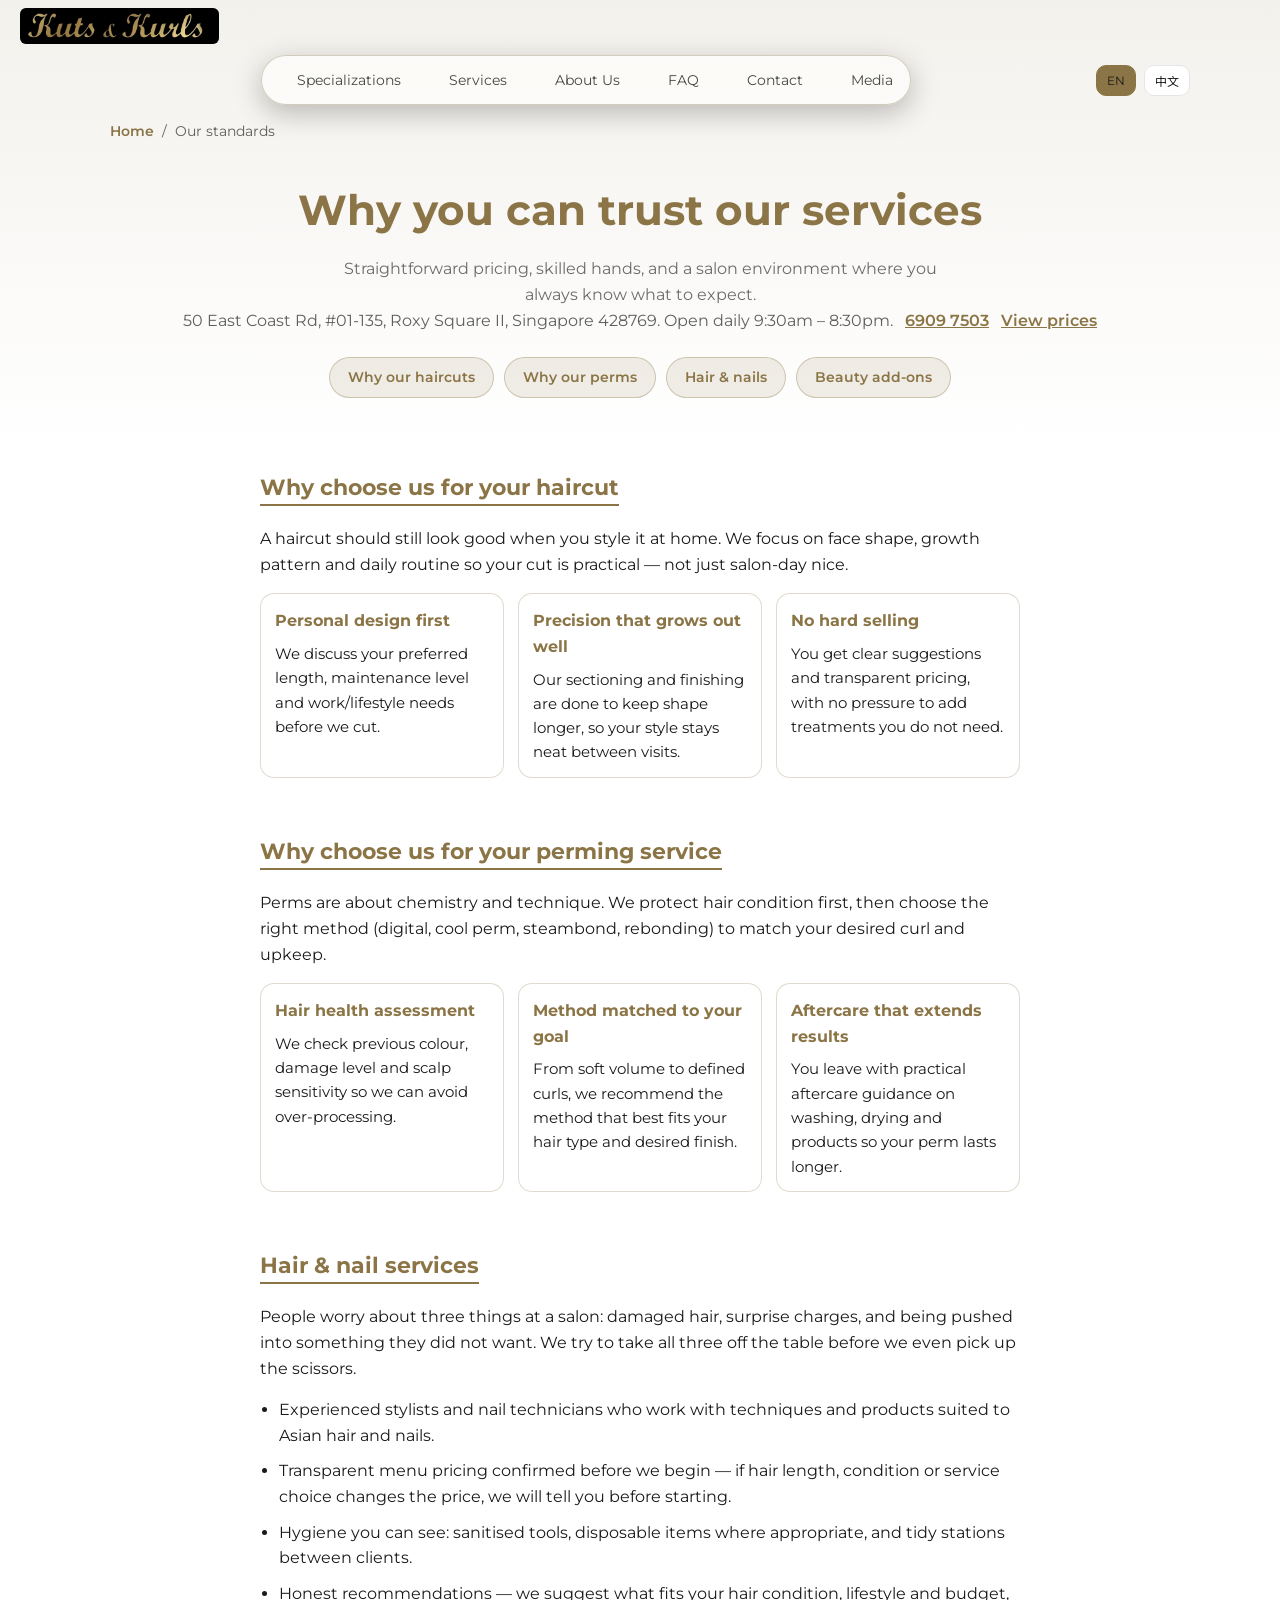
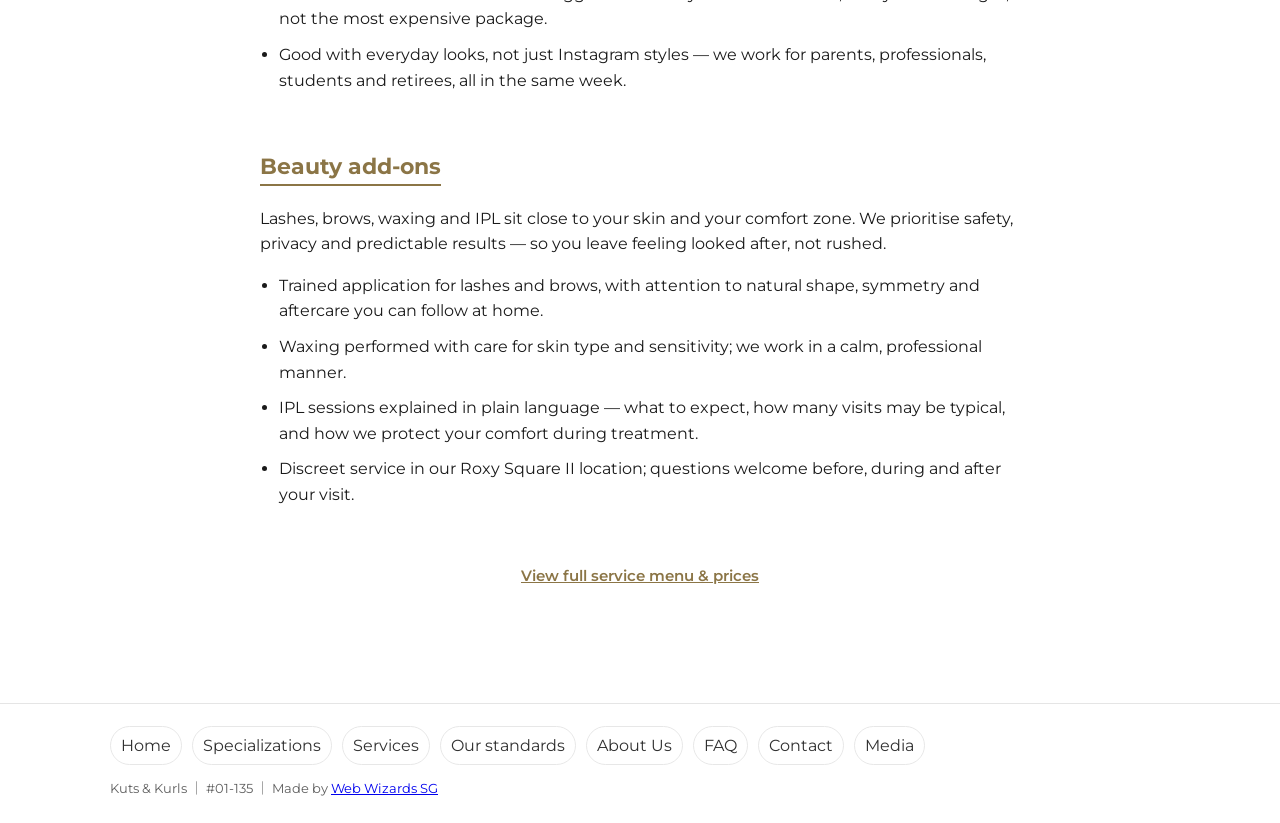
<file: service-categories.html>
<!DOCTYPE html>
<html lang="en" dir="ltr" translate="no" class="notranslate">
  <head>
    <meta charset="utf-8" />
    <meta name="viewport" content="width=device-width, initial-scale=1" />
    <meta name="google" content="notranslate" />
    <meta name="theme-color" content="#d4a373" />
    <title>Why trust our services — Kuts & Kurls</title>
    <meta
      name="description"
      content="How Kuts & Kurls earns your trust for hair, nails, lashes, brows, waxing and IPL at Roxy Square II, Singapore: experience, hygiene, transparent pricing and honest consultations."
    />
    <meta name="robots" content="index, follow, max-image-preview:large, max-snippet:-1, max-video-preview:-1" />
    <meta name="author" content="Web Wizards" />
    <link rel="manifest" href="/manifest.json" />
    <link rel="icon" href="/public/favicon-32.png" type="image/png" sizes="32x32" />
    <link rel="apple-touch-icon" href="/public/apple-touch-icon.png" sizes="180x180" />
    <link rel="canonical" href="https://kutskurls.com/service-categories" />
    <link rel="alternate" type="text/plain" href="https://kutskurls.com/llms.txt" title="llms.txt" />
    <link rel="alternate" type="text/plain" href="https://kutskurls.com/llms-full.txt" title="llms-full.txt" />
    
    <link rel="preconnect" href="https://fonts.googleapis.com" />
    <link rel="preconnect" href="https://fonts.gstatic.com" crossorigin />
    <link href="https://fonts.googleapis.com/css2?family=Montserrat:wght@400;600;700&family=Noto+Sans+SC:wght@400;600;700&display=swap" rel="stylesheet" />
    <link rel="preload" href="/public/styles.css" as="style" />
    <link rel="stylesheet" href="/public/styles.css" />
    <style>
      .trust-hero {
        padding: 120px 0 48px;
        background: linear-gradient(180deg, rgba(139, 117, 70, 0.1), transparent);
        text-align: center;
      }
      .trust-hero h1 {
        font-size: clamp(28px, 4vw, 42px);
        color: var(--brand);
        margin-bottom: 12px;
      }
      .trust-intro {
        max-width: 640px;
        margin: 0 auto;
        color: var(--muted);
      }
      .trust-content {
        max-width: 800px;
        margin: 0 auto;
        padding: 24px 20px 100px;
      }
      .trust-section {
        scroll-margin-top: 100px;
        margin-bottom: 56px;
        transition: transform 0.25s ease, filter 0.25s ease;
      }
      .trust-section:hover {
        transform: translateY(-2px);
        filter: saturate(1.03);
      }
      .trust-section h2 {
        color: var(--brand);
        border-bottom: 2px solid var(--brand);
        display: inline-block;
        margin-bottom: 20px;
        font-size: 1.35rem;
      }
      .trust-section p {
        margin: 0 0 16px;
      }
      .trust-list {
        margin: 0;
        padding-left: 1.2em;
      }
      .trust-list li {
        margin-bottom: 10px;
        transition: transform 0.2s ease, color 0.2s ease;
      }
      .trust-list li:hover {
        transform: translateX(4px);
        color: var(--brand);
      }
      .trust-jump {
        display: flex;
        flex-wrap: wrap;
        gap: 10px;
        justify-content: center;
        margin-top: 24px;
      }
      .trust-jump a {
        display: inline-flex;
        padding: 8px 18px;
        border-radius: 999px;
        background: rgba(139, 117, 70, 0.12);
        border: 1px solid rgba(139, 117, 70, 0.35);
        color: var(--brand);
        text-decoration: none;
        font-weight: 600;
        font-size: 14px;
        transition: background 0.2s ease, transform 0.2s ease;
      }
      .trust-jump a:hover {
        background: rgba(139, 117, 70, 0.2);
        transform: translateY(-1px);
      }
      .trust-back {
        text-align: center;
        color: var(--muted);
        font-size: 15px;
      }
      .trust-back a {
        color: var(--brand);
        font-weight: 600;
      }
      .compare-grid {
        display: grid;
        grid-template-columns: repeat(auto-fit, minmax(220px, 1fr));
        gap: 14px;
        margin-top: 14px;
      }
      .compare-card {
        border: 1px solid rgba(139, 117, 70, 0.26);
        background: rgba(255, 255, 255, 0.7);
        border-radius: 14px;
        padding: 14px 14px 12px;
      }
      .compare-card h3 {
        margin: 0 0 8px;
        font-size: 1rem;
        color: var(--brand);
      }
      .compare-card p {
        margin: 0;
        font-size: 0.95rem;
      }
    </style>
      <meta property="og:type" content="website" />
      <meta property="og:title" content="Why trust our services — Kuts & Kurls" />
      <meta property="og:description" content="How Kuts & Kurls earns your trust for hair, nails, lashes, brows, waxing and IPL at Roxy Square II, Singapore: experience, hygiene, transparent pricing and honest consultations." />
      <meta property="og:url" content="https://kutskurls.com/service-categories" />
      <meta property="og:image" content="https://kutskurls.com/public/storepictures/2.webp" />
      <meta property="og:image:secure_url" content="https://kutskurls.com/public/storepictures/2.webp" />
      <meta property="og:image:type" content="image/webp" />
      <meta property="og:image:width" content="1360" />
      <meta property="og:image:height" content="1020" />
      <meta property="og:image:alt" content="Interior of Kuts & Kurls at Roxy Square II" />
      <meta property="og:site_name" content="Kuts & Kurls" />
      <meta property="og:locale" content="en_SG" />
      <meta name="twitter:card" content="summary_large_image" />
      <meta name="twitter:title" content="Why trust our services — Kuts & Kurls" />
      <meta name="twitter:description" content="How Kuts & Kurls earns your trust for hair, nails, lashes, brows, waxing and IPL at Roxy Square II, Singapore: experience, hygiene, transparent pricing and honest consultations." />
      <meta name="twitter:image" content="https://kutskurls.com/public/storepictures/2.webp" />
      <meta name="twitter:image:alt" content="Interior of Kuts & Kurls at Roxy Square II" />
      <meta name="twitter:url" content="https://kutskurls.com/service-categories" />
  </head>
  <body>
    <header class="site-header">
      <div class="container header-inner">
        <a class="branding" href="/" aria-label="Kuts & Kurls home">
          <img decoding="async" width="640" height="116" src="/public/storepictures/banner-nav.webp" alt="Kuts & Kurls logo" />
        </a>
        <nav class="nav" aria-label="Primary">
          <a href="/#specializations" data-en="Specializations" data-zh="特色">Specializations</a>
          <a href="/services" data-en="Services" data-zh="服务项目">Services</a>
          <a href="/about" data-en="About Us" data-zh="关于我们">About Us</a>
          <a href="/faq" data-en="FAQ" data-zh="常见问题">FAQ</a>
          <a href="/#contact" data-en="Contact" data-zh="联系">Contact</a>
          <a href="/#media" data-en="Media" data-zh="媒体">Media</a>
        </nav>
        <button id="nav-toggle" class="nav-toggle" aria-label="Menu" aria-expanded="false" aria-controls="mobile-menu">
          <span class="bar"></span><span class="bar"></span><span class="bar"></span>
        </button>
        <div class="lang-switch" aria-label="Language">
          <button id="lang-en" class="lang-btn active" type="button">EN</button>
          <button id="lang-zh" class="lang-btn" type="button">中文</button>
        </div>
      </div>
    </header>

    <main>
      <section class="trust-hero reveal">
        <div class="container">
          <nav class="breadcrumbs" aria-label="Breadcrumb"><ol><li><a href="/" data-en="Home" data-zh="首页">Home</a></li><li aria-current="page" data-en="Our standards" data-zh="服务标准">Our standards</li></ol></nav>
          <h1 data-en="Why you can trust our services" data-zh="为什么选择我们">Why you can trust our services</h1>
          <p
            class="trust-intro intro-text"
            data-en="Straightforward pricing, skilled hands, and a salon environment where you always know what to expect."
            data-zh="价格透明、手艺扎实，环境舒适，让您每次到店都安心。"
          >
            Straightforward pricing, skilled hands, and a salon environment where you always know what to expect.
          </p>
          <p class="nap-line"><span data-en="50 East Coast Rd, #01-135, Roxy Square II, Singapore 428769. Open daily 9:30am – 8:30pm." data-zh="50 East Coast Rd, #01-135, Roxy Square II, Singapore 428769。每天 9:30 – 20:30 营业。">50 East Coast Rd, #01-135, Roxy Square II, Singapore 428769. Open daily 9:30am – 8:30pm.</span> <a href="tel:+6569097503">6909 7503</a> <a href="/services" data-en="View prices" data-zh="查看价格">View prices</a></p>
          <nav class="trust-jump" aria-label="On this page">
            <a href="#why-haircut" data-en="Why our haircuts" data-zh="为什么选我们的剪发">Why our haircuts</a>
            <a href="#why-perming" data-en="Why our perms" data-zh="为什么选我们的烫发">Why our perms</a>
            <a href="#hair-nail-services" data-en="Hair & nails" data-zh="美发与美甲">Hair & nails</a>
            <a href="#beauty-addons" data-en="Beauty add-ons" data-zh="美妆加项">Beauty add-ons</a>
          </nav>
        </div>
      </section>

      <div class="trust-content">
        <section id="why-haircut" class="trust-section reveal">
          <h2 data-en="Why choose us for your haircut" data-zh="为什么剪发选择我们">Why choose us for your haircut</h2>
          <p
            data-en="A haircut should still look good when you style it at home. We focus on face shape, growth pattern and daily routine so your cut is practical — not just salon-day nice."
            data-zh="好的剪发应在家也容易打理。我们会结合脸型、发流和日常习惯设计发型，让效果不只停留在“当天好看”。"
          >
            A haircut should still look good when you style it at home. We focus on face shape, growth pattern and daily routine so your cut is practical — not just salon-day nice.
          </p>
          <div class="compare-grid">
            <article class="compare-card">
              <h3 data-en="Personal design first" data-zh="先做个性化设计">Personal design first</h3>
              <p data-en="We discuss your preferred length, maintenance level and work/lifestyle needs before we cut." data-zh="剪发前先确认长度偏好、打理难度和工作/生活场景需求。">We discuss your preferred length, maintenance level and work/lifestyle needs before we cut.</p>
            </article>
            <article class="compare-card">
              <h3 data-en="Precision that grows out well" data-zh="长长后依然好看">Precision that grows out well</h3>
              <p data-en="Our sectioning and finishing are done to keep shape longer, so your style stays neat between visits." data-zh="通过分区与收尾细节控制，让发型在回长过程中也更有型。">Our sectioning and finishing are done to keep shape longer, so your style stays neat between visits.</p>
            </article>
            <article class="compare-card">
              <h3 data-en="No hard selling" data-zh="不强推加项">No hard selling</h3>
              <p data-en="You get clear suggestions and transparent pricing, with no pressure to add treatments you do not need." data-zh="只给清晰建议与透明价格，不会强推不必要的项目。">You get clear suggestions and transparent pricing, with no pressure to add treatments you do not need.</p>
            </article>
          </div>
        </section>

        <section id="why-perming" class="trust-section reveal">
          <h2 data-en="Why choose us for your perming service" data-zh="为什么烫发选择我们">Why choose us for your perming service</h2>
          <p
            data-en="Perms are about chemistry and technique. We protect hair condition first, then choose the right method (digital, cool perm, steambond, rebonding) to match your desired curl and upkeep."
            data-zh="烫发讲究药水与技术配合。我们先评估发质健康，再选择数码烫、冷烫、蒸汽离子烫或柔顺离子烫等方案，匹配你想要的卷度与日常维护方式。"
          >
            Perms are about chemistry and technique. We protect hair condition first, then choose the right method (digital, cool perm, steambond, rebonding) to match your desired curl and upkeep.
          </p>
          <div class="compare-grid">
            <article class="compare-card">
              <h3 data-en="Hair health assessment" data-zh="先看发质健康">Hair health assessment</h3>
              <p data-en="We check previous colour, damage level and scalp sensitivity so we can avoid over-processing." data-zh="先判断染烫历史、受损程度与头皮敏感度，避免过度处理。">We check previous colour, damage level and scalp sensitivity so we can avoid over-processing.</p>
            </article>
            <article class="compare-card">
              <h3 data-en="Method matched to your goal" data-zh="方法匹配目标效果">Method matched to your goal</h3>
              <p data-en="From soft volume to defined curls, we recommend the method that best fits your hair type and desired finish." data-zh="从自然蓬松到明显卷度，按发质和目标效果选择最合适的方法。">From soft volume to defined curls, we recommend the method that best fits your hair type and desired finish.</p>
            </article>
            <article class="compare-card">
              <h3 data-en="Aftercare that extends results" data-zh="给到可执行护理建议">Aftercare that extends results</h3>
              <p data-en="You leave with practical aftercare guidance on washing, drying and products so your perm lasts longer." data-zh="我们会给出洗护、吹整与产品建议，帮助卷度更持久。">You leave with practical aftercare guidance on washing, drying and products so your perm lasts longer.</p>
            </article>
          </div>
        </section>

        <section id="hair-nail-services" class="trust-section reveal">
          <h2 data-en="Hair & nail services" data-zh="美发与美甲服务">Hair & nail services</h2>
          <p
            data-en="People worry about three things at a salon: damaged hair, surprise charges, and being pushed into something they did not want. We try to take all three off the table before we even pick up the scissors."
            data-zh="顾客最担心的三件事：头发受损、被加价、被强推服务。我们在拿起剪刀前，就尽量把这三件事处理好。"
          >
            People worry about three things at a salon: damaged hair, surprise charges, and being pushed into something they did not want. We try to take all three off the table before we even pick up the scissors.
          </p>
          <ul class="trust-list">
            <li
              data-en="Experienced stylists and nail technicians who work with techniques and products suited to Asian hair and nails."
              data-zh="资深发型师与美甲师，熟悉适合亚洲发质与甲型的技术与产品。"
            >
              Experienced stylists and nail technicians who work with techniques and products suited to Asian hair and nails.
            </li>
            <li
              data-en="Transparent menu pricing confirmed before we begin — if hair length, condition or service choice changes the price, we will tell you before starting."
              data-zh="价目公开透明，开始前即与您确认；若发长、发质或服务选择会影响价格，会事前清楚告知。"
            >
              Transparent menu pricing confirmed before we begin — if hair length, condition or service choice changes the price, we will tell you before starting.
            </li>
            <li
              data-en="Hygiene you can see: sanitised tools, disposable items where appropriate, and tidy stations between clients."
              data-zh="卫生看得见：工具消毒、必要时使用一次性用品，每位客人之间保持台面整洁。"
            >
              Hygiene you can see: sanitised tools, disposable items where appropriate, and tidy stations between clients.
            </li>
            <li
              data-en="Honest recommendations — we suggest what fits your hair condition, lifestyle and budget, not the most expensive package."
              data-zh="诚实建议：根据发质、生活习惯与预算推荐方案，而非一味推销高价项目。"
            >
              Honest recommendations — we suggest what fits your hair condition, lifestyle and budget, not the most expensive package.
            </li>
            <li
              data-en="Good with everyday looks, not just Instagram styles — we work for parents, professionals, students and retirees, all in the same week."
              data-zh="既会日常造型，也懂网红风格 — 我们的顾客有上班族、家长、学生与长辈，每周都能见到。"
            >
              Good with everyday looks, not just Instagram styles — we work for parents, professionals, students and retirees, all in the same week.
            </li>
          </ul>
        </section>

        <section id="beauty-addons" class="trust-section reveal">
          <h2 data-en="Beauty add-ons" data-zh="美妆加项">Beauty add-ons</h2>
          <p
            data-en="Lashes, brows, waxing and IPL sit close to your skin and your comfort zone. We prioritise safety, privacy and predictable results — so you leave feeling looked after, not rushed."
            data-zh="美睫、美眉、蜜蜡与 IPL 贴近皮肤与隐私。我们以安全、私密与可预期效果为先，让您感到被照顾而非被催促。"
          >
            Lashes, brows, waxing and IPL sit close to your skin and your comfort zone. We prioritise safety, privacy and predictable results — so you leave feeling looked after, not rushed.
          </p>
          <ul class="trust-list">
            <li
              data-en="Trained application for lashes and brows, with attention to natural shape, symmetry and aftercare you can follow at home."
              data-zh="美睫与眉形由受过培训的人员操作，注重自然对称与可执行的居家护理说明。"
            >
              Trained application for lashes and brows, with attention to natural shape, symmetry and aftercare you can follow at home.
            </li>
            <li
              data-en="Waxing performed with care for skin type and sensitivity; we work in a calm, professional manner."
              data-zh="蜜蜡脱毛根据肤质与敏感度操作，过程专业、节奏从容。"
            >
              Waxing performed with care for skin type and sensitivity; we work in a calm, professional manner.
            </li>
            <li
              data-en="IPL sessions explained in plain language — what to expect, how many visits may be typical, and how we protect your comfort during treatment."
              data-zh="IPL 以通俗语言说明预期效果、大致所需次数，以及过程中如何保障您的舒适。"
            >
              IPL sessions explained in plain language — what to expect, how many visits may be typical, and how we protect your comfort during treatment.
            </li>
            <li
              data-en="Discreet service in our Roxy Square II location; questions welcome before, during and after your visit."
              data-zh="在东海岸 Roxy Square II 店内私密进行；服务前、中、后欢迎随时提问。"
            >
              Discreet service in our Roxy Square II location; questions welcome before, during and after your visit.
            </li>
          </ul>
        </section>

        <p class="trust-back reveal">
          <a href="/services" data-en="View full service menu & prices" data-zh="查看完整价目">View full service menu & prices</a>
        </p>
      </div>
    </main>

    <footer class="site-footer">
      <div class="container">
        <nav class="footer-nav" aria-label="Footer">
          <a href="/" data-en="Home" data-zh="首页">Home</a>
          <a href="/#specializations" data-en="Specializations" data-zh="特色">Specializations</a>
          <a href="/services" data-en="Services" data-zh="服务项目">Services</a>
          <a href="/service-categories" data-en="Our standards" data-zh="服务标准">Our standards</a>
          <a href="/about" data-en="About Us" data-zh="关于我们">About Us</a>
          <a href="/faq" data-en="FAQ" data-zh="常见问题">FAQ</a>
          <a href="/#contact" data-en="Contact" data-zh="联系">Contact</a>
          <a href="/#media" data-en="Media" data-zh="媒体">Media</a>
        </nav>
        <small>
          <span>Kuts & Kurls</span> ｜ <span>#01-135</span> ｜
          <span>Made by <a href="https://webwizardsg.com" target="_blank" rel="noopener noreferrer">Web Wizards SG</a></span>
        </small>
      </div>
    </footer>

    <div id="mobile-menu" class="mobile-menu" hidden>
      <div class="mobile-menu-inner">
        <button id="mobile-close" class="mobile-close" aria-label="Close">×</button>
        <nav class="mobile-nav" aria-label="Mobile">
          <a href="/" data-en="Home" data-zh="首页">Home</a>
          <a href="/#specializations" data-en="Specializations" data-zh="特色">Specializations</a>
          <a href="/services" data-en="Services" data-zh="服务项目">Services</a>
          <a href="/service-categories" data-en="Our standards" data-zh="服务标准">Our standards</a>
          <a href="/about" data-en="About Us" data-zh="关于我们">About Us</a>
          <a href="/faq" data-en="FAQ" data-zh="常见问题">FAQ</a>
          <a href="/#contact" data-en="Contact" data-zh="联系">Contact</a>
          <a href="/#media" data-en="Media" data-zh="媒体">Media</a>
        </nav>
      </div>
    </div>

    <script type="module" src="/public/app.js"></script>
  <script type="application/ld+json">
{
  "@context": "https://schema.org",
  "@graph": [
    {
      "@type": "WebSite",
      "@id": "https://kutskurls.com/#website",
      "url": "https://kutskurls.com/",
      "name": "Kuts & Kurls",
      "description": "Hair and beauty salon at Roxy Square II, Singapore, with clear SGD menu prices.",
      "inLanguage": [
        "en",
        "zh-Hans"
      ],
      "publisher": {
        "@id": "https://kutskurls.com/#salon"
      },
      "significantLink": [
        "https://kutskurls.com/services",
        "https://kutskurls.com/service-categories",
        "https://kutskurls.com/about",
        "https://kutskurls.com/faq"
      ]
    },
    {
      "@type": [
        "HairSalon",
        "NailSalon"
      ],
      "@id": "https://kutskurls.com/#salon",
      "name": "Kuts & Kurls",
      "url": "https://kutskurls.com/",
      "description": "Hair, nails, lashes, brows, waxing and IPL at Roxy Square II, Singapore. Menu prices are in SGD and confirmed again before every service.",
      "telephone": "+6569097503",
      "image": [
        "https://kutskurls.com/public/storepictures/1.jpeg",
        "https://kutskurls.com/public/storepictures/2.webp",
        "https://kutskurls.com/public/storepictures/3.webp"
      ],
      "logo": {
        "@type": "ImageObject",
        "@id": "https://kutskurls.com/#logo",
        "url": "https://kutskurls.com/public/storepictures/banner-nav.webp",
        "width": 640,
        "height": 116,
        "caption": "Kuts & Kurls logo"
      },
      "priceRange": "SGD 20–SGD 588",
      "paymentAccepted": "Cash, PayNow, NETS, Credit Card",
      "currenciesAccepted": "SGD",
      "address": {
        "@type": "PostalAddress",
        "streetAddress": "50 East Coast Rd, #01-135, Roxy Square II",
        "addressLocality": "Singapore",
        "postalCode": "428769",
        "addressCountry": "SG"
      },
      "geo": {
        "@type": "GeoCoordinates",
        "latitude": 1.3039,
        "longitude": 103.9045
      },
      "hasMap": "https://www.google.com/maps/search/?api=1&query=50+East+Coast+Road+01-135+Roxy+Square+II+Singapore+428769",
      "openingHoursSpecification": {
        "@type": "OpeningHoursSpecification",
        "dayOfWeek": [
          "https://schema.org/Monday",
          "https://schema.org/Tuesday",
          "https://schema.org/Wednesday",
          "https://schema.org/Thursday",
          "https://schema.org/Friday",
          "https://schema.org/Saturday",
          "https://schema.org/Sunday"
        ],
        "opens": "09:30",
        "closes": "20:30"
      },
      "openingHours": "Mo-Su 09:30-20:30",
      "areaServed": {
        "@type": "City",
        "name": "Singapore"
      },
      "knowsLanguage": [
        "en",
        "zh",
        "vi"
      ],
      "sameAs": [
        "https://chatgpt.com/g/g-NwIWWtD6r-kurlsbot"
      ],
      "contactPoint": [
        {
          "@type": "ContactPoint",
          "telephone": "+6569097503",
          "contactType": "customer service",
          "areaServed": "SG",
          "availableLanguage": [
            "English",
            "Chinese",
            "Vietnamese"
          ]
        },
        {
          "@type": "ContactPoint",
          "telephone": "+6596363537",
          "contactType": "reservations",
          "url": "https://wa.me/6596363537",
          "areaServed": "SG",
          "availableLanguage": [
            "English",
            "Chinese",
            "Vietnamese"
          ]
        }
      ],
      "potentialAction": [
        {
          "@type": "ReserveAction",
          "name": "Book by WhatsApp",
          "target": {
            "@type": "EntryPoint",
            "urlTemplate": "https://wa.me/6596363537",
            "actionPlatform": [
              "https://schema.org/DesktopWebPlatform",
              "https://schema.org/MobileWebPlatform"
            ]
          }
        },
        {
          "@type": "ReserveAction",
          "name": "Book online",
          "target": {
            "@type": "EntryPoint",
            "urlTemplate": "https://kutsnkurls.setmore.com",
            "actionPlatform": [
              "https://schema.org/DesktopWebPlatform",
              "https://schema.org/MobileWebPlatform"
            ]
          }
        }
      ]
    },
    {
      "@type": "BreadcrumbList",
      "@id": "https://kutskurls.com/service-categories#breadcrumb",
      "itemListElement": [
        {
          "@type": "ListItem",
          "position": 1,
          "name": "Home",
          "item": "https://kutskurls.com/"
        },
        {
          "@type": "ListItem",
          "position": 2,
          "name": "Why trust our services",
          "item": "https://kutskurls.com/service-categories"
        }
      ]
    },
    {
      "@type": "ItemList",
      "@id": "https://kutskurls.com/service-categories#topics",
      "name": "Why you can trust our services",
      "itemListElement": [
        {
          "@type": "ListItem",
          "position": 1,
          "name": "Why choose us for your haircut",
          "url": "https://kutskurls.com/service-categories#why-haircut"
        },
        {
          "@type": "ListItem",
          "position": 2,
          "name": "Why choose us for your perming service",
          "url": "https://kutskurls.com/service-categories#why-perming"
        },
        {
          "@type": "ListItem",
          "position": 3,
          "name": "Hair and nail services",
          "url": "https://kutskurls.com/service-categories#hair-nail-services"
        },
        {
          "@type": "ListItem",
          "position": 4,
          "name": "Beauty add-ons",
          "url": "https://kutskurls.com/service-categories#beauty-addons"
        }
      ]
    },
    {
      "@type": "WebPage",
      "@id": "https://kutskurls.com/service-categories#webpage",
      "url": "https://kutskurls.com/service-categories",
      "name": "Why trust our services — Kuts & Kurls",
      "description": "How Kuts & Kurls handles haircuts, perms, nails, lashes, brows, waxing and IPL at Roxy Square II.",
      "isPartOf": {
        "@id": "https://kutskurls.com/#website"
      },
      "about": {
        "@id": "https://kutskurls.com/#salon"
      },
      "inLanguage": "en",
      "primaryImageOfPage": {
        "@id": "https://kutskurls.com/#logo"
      },
      "dateModified": "2026-10-21",
      "speakable": {
        "@type": "SpeakableSpecification",
        "cssSelector": [
          ".trust-hero h1",
          ".trust-hero .trust-intro"
        ]
      },
      "breadcrumb": {
        "@id": "https://kutskurls.com/service-categories#breadcrumb"
      },
      "mainEntity": {
        "@id": "https://kutskurls.com/service-categories#topics"
      }
    }
  ]
}
    </script>
</body>
</html>
</file>
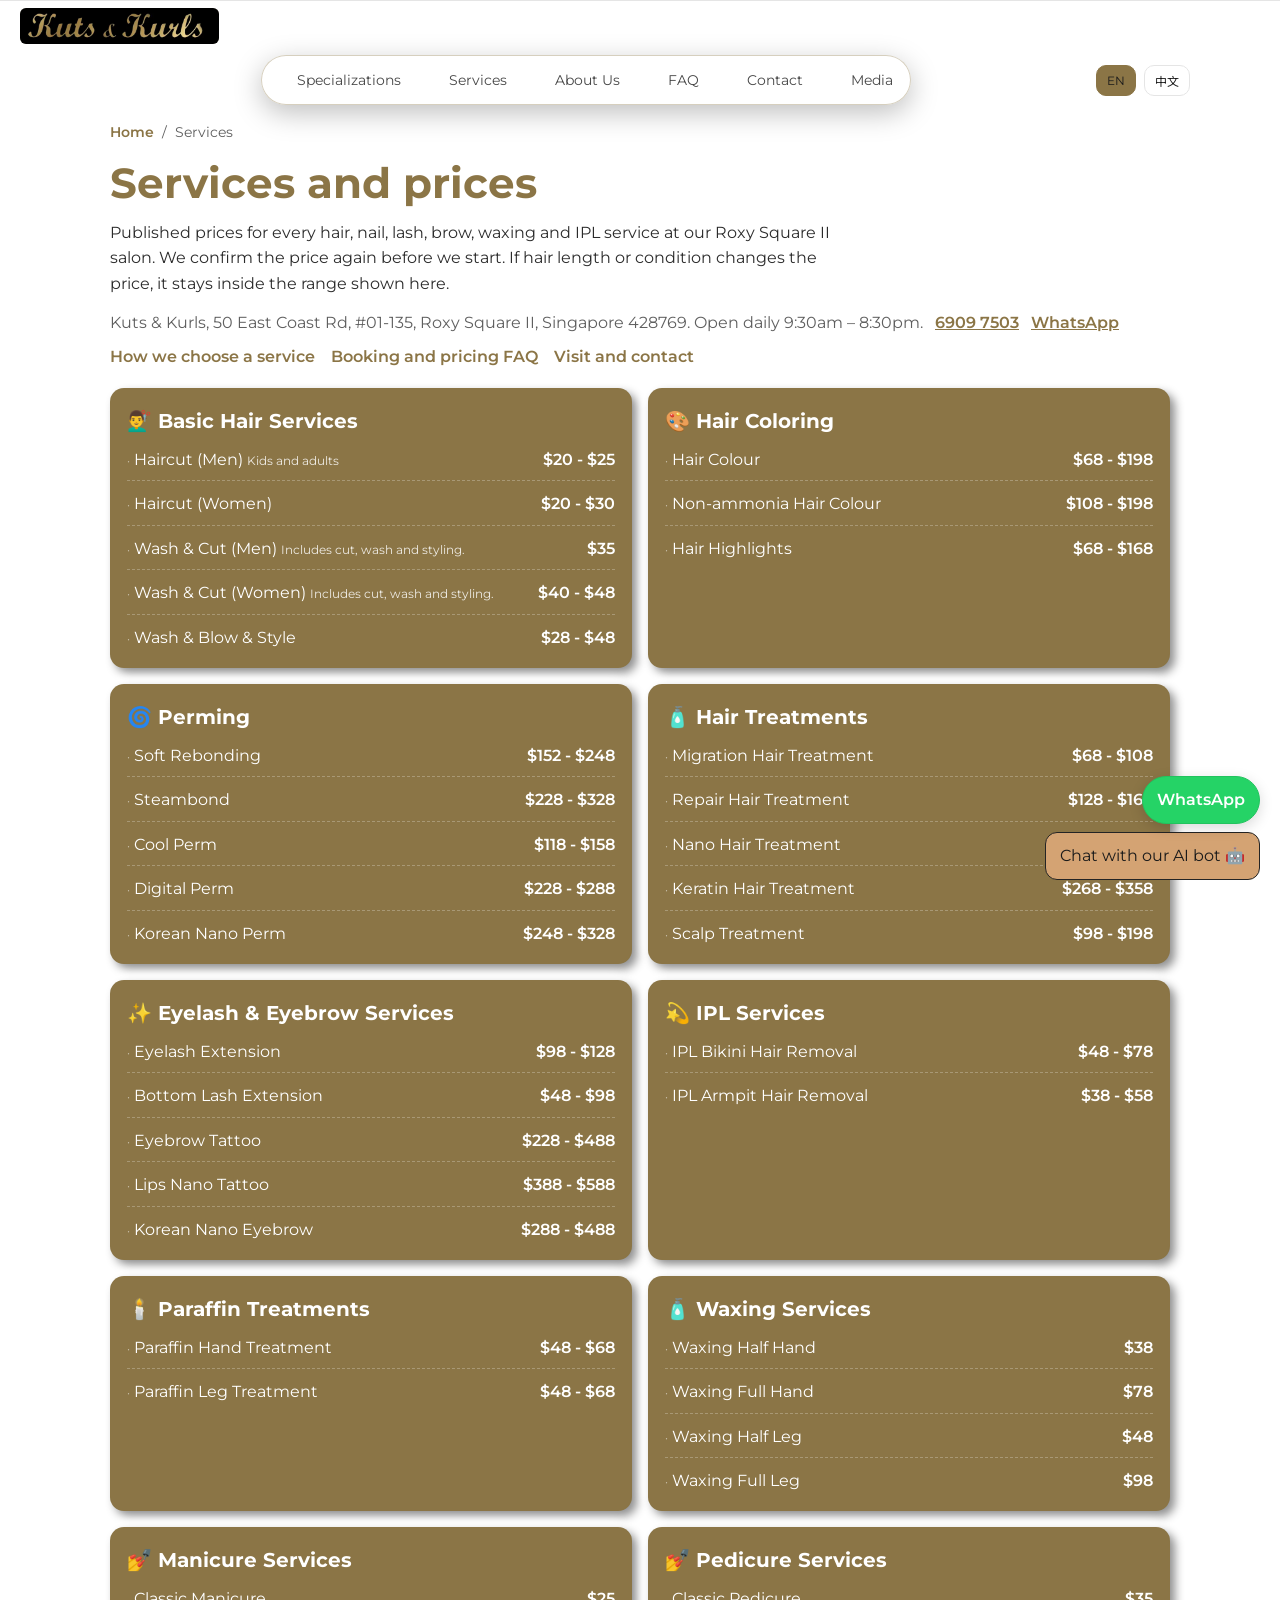
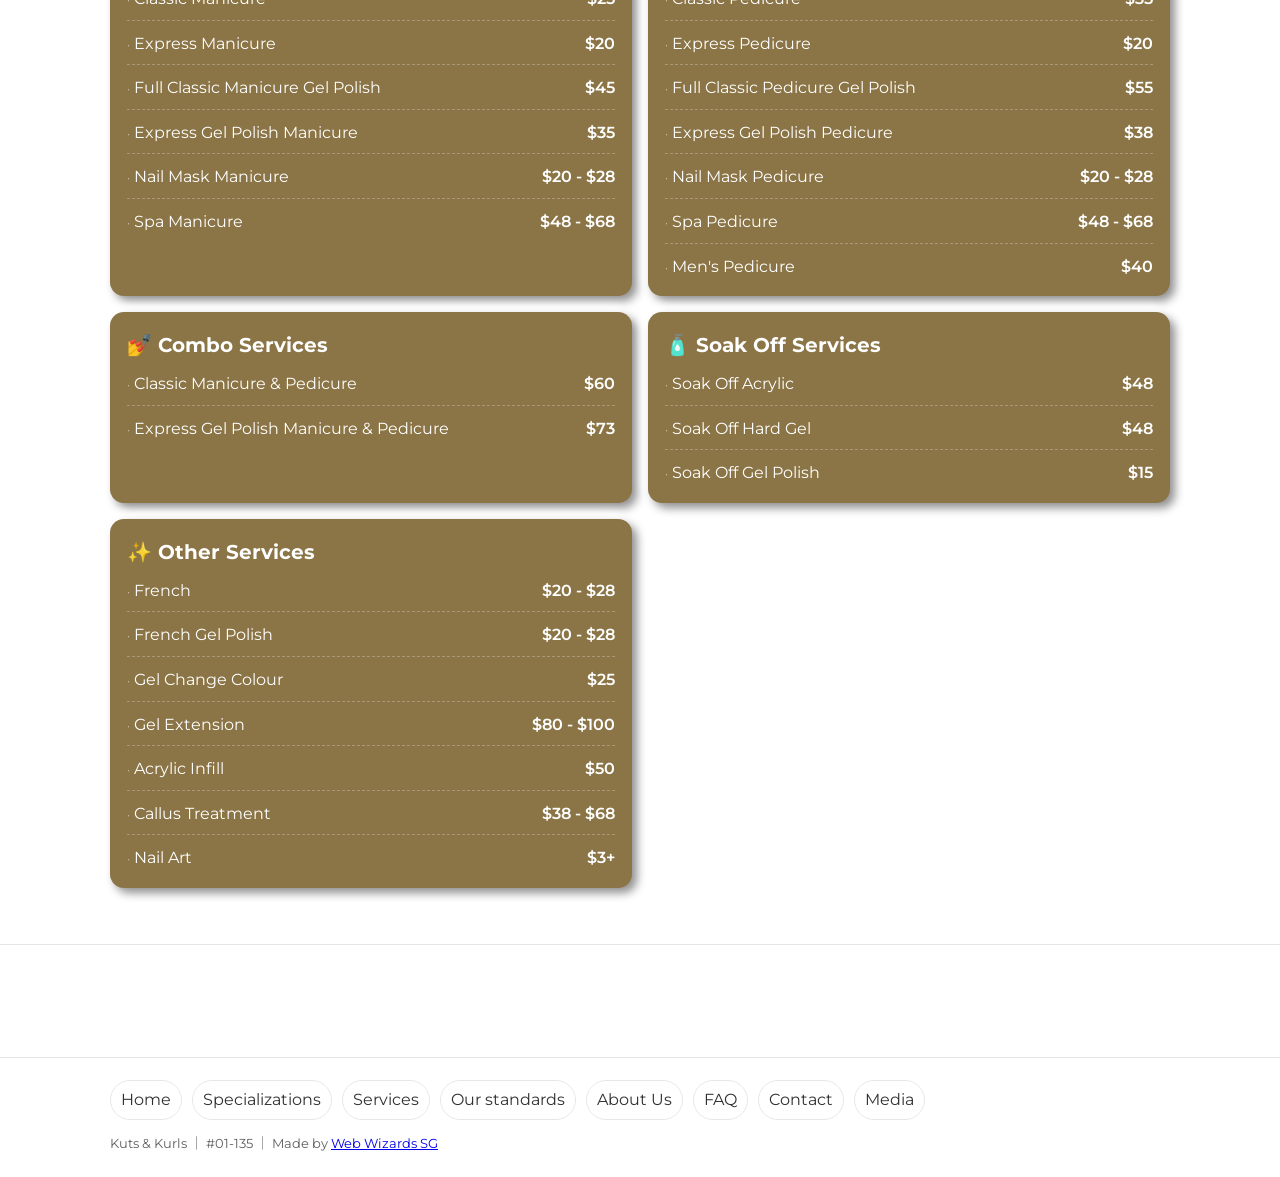
<file: services.html>
<!DOCTYPE html>
<html lang="en" dir="ltr" translate="no" class="notranslate">
  <head>
    <meta charset="utf-8" />
    <meta name="viewport" content="width=device-width, initial-scale=1" />
    <meta name="google" content="notranslate" />
    <meta name="theme-color" content="#d4a373" />
    <title>Services & Prices — Kuts & Kurls | Roxy Square II, Singapore</title>
    <meta
      name="description"
      content="Full service menu and prices for Kuts & Kurls at Roxy Square II — haircuts, colour, perms, treatments, manicures, pedicures, lashes, brows, waxing and IPL. Clear pricing before you start."
    />
    <meta
      name="keywords"
      content="kuts & kurls, roxy square salon, hair salon singapore, nail salon singapore, haircut singapore, mens haircut singapore, womens haircut singapore, kids haircut singapore, wash and cut, hair coloring singapore, hair highlights, balayage singapore, hair treatment singapore, keratin treatment singapore, hair smoothening singapore, frizzy hair treatment, grey hair treatment singapore, white hair treatment, k gloss treatment, manicure singapore, gel manicure, classic manicure, express manicure, pedicure singapore, male pedicure, lash extensions singapore, eyebrow services, brow shaping, waxing singapore, IPL hair removal, beauty salon singapore, singapore hair and nail salon"
    />
    <meta name="subject" content="Hair & Nail Salon Services in Singapore" />
    <meta name="category" content="Beauty & Personal Care" />
    <meta name="format-detection" content="telephone=no" />
    <meta name="geo.region" content="SG" />
    <meta name="geo.placename" content="Singapore" />
    <meta name="geo.position" content="1.3039;103.9045" />
    <meta name="ICBM" content="1.3039, 103.9045" />
    <meta name="robots" content="index, follow, max-image-preview:large, max-snippet:-1, max-video-preview:-1" />
    <meta name="author" content="Web Wizards" />
    <link rel="manifest" href="/manifest.json" />
    <link rel="icon" href="/public/favicon-32.png" type="image/png" sizes="32x32" />
    <link rel="apple-touch-icon" href="/public/apple-touch-icon.png" sizes="180x180" />
    <link rel="canonical" href="https://kutskurls.com/services" />
    <link rel="alternate" type="text/plain" href="https://kutskurls.com/llms.txt" title="llms.txt" />
    <link rel="alternate" type="text/plain" href="https://kutskurls.com/llms-full.txt" title="llms-full.txt" />

    <!-- Open Graph / Facebook -->
    <meta property="og:type" content="website" />
    <meta property="og:title" content="Services & Prices — Kuts & Kurls | Roxy Square II, Singapore" />
    <meta property="og:image" content="https://kutskurls.com/public/storepictures/2.webp" />
    <meta property="og:image:secure_url" content="https://kutskurls.com/public/storepictures/2.webp" />
    <meta property="og:image:type" content="image/webp" />
    <meta property="og:image:width" content="1360" />
    <meta property="og:image:height" content="1020" />
    <meta property="og:image:alt" content="Interior of Kuts & Kurls at Roxy Square II" />
    <meta property="og:url" content="https://kutskurls.com/services" />
    <meta property="og:site_name" content="Kuts & Kurls" />
    <meta property="og:locale" content="en_SG" />

    <!-- Twitter Card -->
    <meta name="twitter:card" content="summary_large_image" />
    <meta name="twitter:title" content="Services & Prices — Kuts & Kurls | Roxy Square II, Singapore" />
    <meta name="twitter:image" content="https://kutskurls.com/public/storepictures/2.webp" />
    <meta name="twitter:image:alt" content="Interior of Kuts & Kurls at Roxy Square II" />
    <meta name="twitter:domain" content="kutskurls.com" />
    <meta name="twitter:url" content="https://kutskurls.com/services" />
    
    
    <link rel="preconnect" href="https://fonts.googleapis.com" />
    <link rel="preconnect" href="https://fonts.gstatic.com" crossorigin />
    <link href="https://fonts.googleapis.com/css2?family=Montserrat:wght@400;600;700&family=Noto+Sans+SC:wght@400;600;700&display=swap" rel="stylesheet" />
    <link rel="preload" href="/public/styles.css" as="style" />
    <link rel="stylesheet" href="/public/styles.css" />
      <meta property="og:description" content="Full service menu and prices for Kuts & Kurls at Roxy Square II — haircuts, colour, perms, treatments, manicures, pedicures, lashes, brows, waxing and IPL. Clear pricing before you start." />
      <meta name="twitter:description" content="Full service menu and prices for Kuts & Kurls at Roxy Square II — haircuts, colour, perms, treatments, manicures, pedicures, lashes, brows, waxing and IPL. Clear pricing before you start." />
  </head>
  <body data-analytics="1">
    <!-- Google Tag Manager (noscript) -->
    <noscript
      ><iframe
        src="https://www.googletagmanager.com/ns.html?id=GTM-5L93NMFZ"
        height="0"
        width="0"
        style="display: none; visibility: hidden"
      ></iframe
    ></noscript>
    <!-- End Google Tag Manager (noscript) -->
    <header class="site-header">
      <div class="container header-inner">
        <a class="branding" href="/" aria-label="Kuts & Kurls home">
          <img decoding="async" width="640" height="116" src="/public/storepictures/banner-nav.webp" alt="Kuts & Kurls logo" />
        </a>
        <nav class="nav" aria-label="Primary">
          <a id="nav-specializations" href="/#specializations" data-en="Specializations" data-zh="特色">Specializations</a>
          <a id="nav-services" href="/services" data-en="Services" data-zh="服务项目">Services</a>
          <a href="/about" data-en="About Us" data-zh="关于我们">About Us</a>
          <a href="/faq" data-en="FAQ" data-zh="常见问题">FAQ</a>
          <a id="nav-contact" href="/#contact" data-en="Contact" data-zh="联系">Contact</a>
          <a id="nav-media" href="/#media" data-en="Media" data-zh="媒体">Media</a>
        </nav>
        <button
          id="nav-toggle"
          class="nav-toggle"
          aria-label="Menu"
          aria-expanded="false"
          aria-controls="mobile-menu"
        >
          <span class="bar"></span>
          <span class="bar"></span>
          <span class="bar"></span>
        </button>
        <div class="lang-switch" aria-label="Language">
          <button id="lang-en" class="lang-btn active" type="button">EN</button>
          <button id="lang-zh" class="lang-btn" type="button">中文</button>
        </div>
      </div>
    </header>

    <main>
    

      <section id="services" class="section">
        <div class="container">
          <nav class="breadcrumbs" aria-label="Breadcrumb"><ol><li><a href="/" data-en="Home" data-zh="首页">Home</a></li><li aria-current="page" data-en="Services" data-zh="服务项目">Services</li></ol></nav>
          <h1 id="services-title" data-en="Services and prices" data-zh="服务与价格">Services and prices</h1>
          <p id="services-lead" class="intro-text page-intro" data-en="Published prices for every hair, nail, lash, brow, waxing and IPL service at our Roxy Square II salon. We confirm the price again before we start. If hair length or condition changes the price, it stays inside the range shown here." data-zh="Roxy Square II 店内全部美发、美甲、美睫、美眉、蜜蜡与 IPL 服务的公开价格。开始前会再次确认价格。若发长或发质影响价格，仍会落在此处标示的范围内。">Published prices for every hair, nail, lash, brow, waxing and IPL service at our Roxy Square II salon. We confirm the price again before we start. If hair length or condition changes the price, it stays inside the range shown here.</p>
          <p class="nap-line"><span data-en="Kuts &amp; Kurls, 50 East Coast Rd, #01-135, Roxy Square II, Singapore 428769. Open daily 9:30am – 8:30pm." data-zh="Kuts &amp; Kurls，50 East Coast Rd, #01-135, Roxy Square II, Singapore 428769。每天 9:30 – 20:30 营业。">Kuts &amp; Kurls, 50 East Coast Rd, #01-135, Roxy Square II, Singapore 428769. Open daily 9:30am – 8:30pm.</span> <a href="tel:+6569097503">6909 7503</a> <a href="https://wa.me/6596363537" target="_blank" rel="noopener noreferrer">WhatsApp</a></p>
          <p class="section-links">
            <a href="/service-categories" data-en="How we choose a service" data-zh="我们如何选择服务">How we choose a service</a>
            <a href="/faq" data-en="Booking and pricing FAQ" data-zh="预约与价格问答">Booking and pricing FAQ</a>
            <a href="/#contact" data-en="Visit and contact" data-zh="到店与联系">Visit and contact</a>
          </p>
          <div id="services-content" class="service-groups">
            <!-- Basic Hair Services -->
            <section id="haircuts" class="service-group">
              <h3 class="service-title"><span class="icon">💇‍♂️</span> <span data-en="Basic Hair Services" data-zh="基础美发服务">Basic Hair Services</span></h3>
              <div class="service-list">
                <div class="service-item">
                  <div class="service-name"><span class="icon sm">·</span> <span data-en="Haircut (Men)" data-zh="男士剪发">Haircut (Men)</span> <span class="service-note" data-en="Kids and adults" data-zh="儿童和成人">(Kids and adults)</span></div>
                  <div class="service-price"><span class="price-current">$20 - $25</span></div>
                </div>
                <div class="service-item">
                  <div class="service-name"><span class="icon sm">·</span> <span data-en="Haircut (Women)" data-zh="女士剪发">Haircut (Women)</span></div>
                  <div class="service-price"><span class="price-current">$20 - $30</span></div>
                </div>
                <div class="service-item">
                  <div class="service-name"><span class="icon sm">·</span> <span data-en="Wash & Cut (Men)" data-zh="男士洗剪">Wash & Cut (Men)</span> <span class="service-note" data-en="Includes cut, wash and styling." data-zh="包括剪发、洗头和造型。">(Includes cut, wash and styling.)</span></div>
                  <div class="service-price"><span class="price-current">$35</span></div>
                </div>
                <div class="service-item">
                  <div class="service-name"><span class="icon sm">·</span> <span data-en="Wash & Cut (Women)" data-zh="女士洗剪">Wash & Cut (Women)</span> <span class="service-note" data-en="Includes cut, wash and styling." data-zh="包括剪发、洗头和造型。">(Includes cut, wash and styling.)</span></div>
                  <div class="service-price"><span class="price-current">$40 - $48</span></div>
                </div>
                <div class="service-item">
                  <div class="service-name"><span class="icon sm">·</span> <span data-en="Wash & Blow & Style" data-zh="洗吹造型">Wash & Blow & Style</span></div>
                  <div class="service-price"><span class="price-current">$28 - $48</span></div>
                </div>
              </div>
            </section>

            <!-- Hair Coloring -->
            <section id="colour" class="service-group">
              <h3 class="service-title"><span class="icon">🎨</span> <span data-en="Hair Coloring" data-zh="染发">Hair Coloring</span></h3>
              <div class="service-list">
                <div class="service-item">
                  <div class="service-name"><span class="icon sm">·</span> <span data-en="Hair Colour" data-zh="染发">Hair Colour</span></div>
                  <div class="service-price"><span class="price-current">$68 - $198</span></div>
                </div>
                <div class="service-item">
                  <div class="service-name"><span class="icon sm">·</span> <span data-en="Non-ammonia Hair Colour" data-zh="无氨染发">Non-ammonia Hair Colour</span></div>
                  <div class="service-price"><span class="price-current">$108 - $198</span></div>
                </div>
                <div class="service-item">
                  <div class="service-name"><span class="icon sm">·</span> <span data-en="Hair Highlights" data-zh="挑染">Hair Highlights</span></div>
                  <div class="service-price"><span class="price-current">$68 - $168</span></div>
                </div>
              </div>
            </section>

            <!-- Perming -->
            <section id="perming" class="service-group">
              <h3 class="service-title"><span class="icon">🌀</span> <span data-en="Perming" data-zh="烫发">Perming</span></h3>
              <div class="service-list">
                <div class="service-item">
                  <div class="service-name"><span class="icon sm">·</span> <span data-en="Soft Rebonding" data-zh="柔顺离子烫">Soft Rebonding</span></div>
                  <div class="service-price"><span class="price-current">$152 - $248</span></div>
                </div>
                <div class="service-item">
                  <div class="service-name"><span class="icon sm">·</span> <span data-en="Steambond" data-zh="蒸汽离子烫">Steambond</span></div>
                  <div class="service-price"><span class="price-current">$228 - $328</span></div>
                </div>
                <div class="service-item">
                  <div class="service-name"><span class="icon sm">·</span> <span data-en="Cool Perm" data-zh="冷烫">Cool Perm</span></div>
                  <div class="service-price"><span class="price-current">$118 - $158</span></div>
                </div>
                <div class="service-item">
                  <div class="service-name"><span class="icon sm">·</span> <span data-en="Digital Perm" data-zh="数码烫">Digital Perm</span></div>
                  <div class="service-price"><span class="price-current">$228 - $288</span></div>
                </div>
                <div class="service-item">
                  <div class="service-name"><span class="icon sm">·</span> <span data-en="Korean Nano Perm" data-zh="韩式纳米烫">Korean Nano Perm</span></div>
                  <div class="service-price"><span class="price-current">$248 - $328</span></div>
                </div>
              </div>
            </section>

            <!-- Hair Treatments -->
            <section id="treatments" class="service-group">
              <h3 class="service-title"><span class="icon">🧴</span> <span data-en="Hair Treatments" data-zh="头发护理">Hair Treatments</span></h3>
              <div class="service-list">
                <div class="service-item">
                  <div class="service-name"><span class="icon sm">·</span> <span data-en="Migration Hair Treatment" data-zh="迁移修护护理">Migration Hair Treatment</span></div>
                  <div class="service-price"><span class="price-current">$68 - $108</span></div>
                </div>
                <div class="service-item">
                  <div class="service-name"><span class="icon sm">·</span> <span data-en="Repair Hair Treatment" data-zh="修复护理">Repair Hair Treatment</span></div>
                  <div class="service-price"><span class="price-current">$128 - $168</span></div>
                </div>
                <div class="service-item">
                  <div class="service-name"><span class="icon sm">·</span> <span data-en="Nano Hair Treatment" data-zh="纳米护理">Nano Hair Treatment</span></div>
                  <div class="service-price"><span class="price-current">$228 - $288</span></div>
                </div>
                <div class="service-item">
                  <div class="service-name"><span class="icon sm">·</span> <span data-en="Keratin Hair Treatment" data-zh="角蛋白护理">Keratin Hair Treatment</span></div>
                  <div class="service-price"><span class="price-current">$268 - $358</span></div>
                </div>
                <div class="service-item">
                  <div class="service-name"><span class="icon sm">·</span> <span data-en="Scalp Treatment" data-zh="头皮护理">Scalp Treatment</span></div>
                  <div class="service-price"><span class="price-current">$98 - $198</span></div>
                </div>
              </div>
            </section>

            <!-- Eyelash & Eyebrow Services -->
            <section id="lashes" class="service-group">
              <h3 class="service-title"><span class="icon">✨</span> <span data-en="Eyelash & Eyebrow Services" data-zh="美睫与美眉">Eyelash & Eyebrow Services</span></h3>
              <div class="service-list">
                <div class="service-item">
                  <div class="service-name"><span class="icon sm">·</span> <span data-en="Eyelash Extension" data-zh="美睫嫁接">Eyelash Extension</span></div>
                  <div class="service-price"><span class="price-current">$98 - $128</span></div>
                </div>
                <div class="service-item">
                  <div class="service-name"><span class="icon sm">·</span> <span data-en="Bottom Lash Extension" data-zh="下睫毛嫁接">Bottom Lash Extension</span></div>
                  <div class="service-price"><span class="price-current">$48 - $98</span></div>
                </div>
                <div class="service-item">
                  <div class="service-name"><span class="icon sm">·</span> <span data-en="Eyebrow Tattoo" data-zh="纹眉">Eyebrow Tattoo</span></div>
                  <div class="service-price"><span class="price-current">$228 - $488</span></div>
                </div>
                <div class="service-item">
                  <div class="service-name"><span class="icon sm">·</span> <span data-en="Lips Nano Tattoo" data-zh="纳米唇">Lips Nano Tattoo</span></div>
                  <div class="service-price"><span class="price-current">$388 - $588</span></div>
                </div>
                <div class="service-item">
                  <div class="service-name"><span class="icon sm">·</span> <span data-en="Korean Nano Eyebrow" data-zh="韩式纳米眉">Korean Nano Eyebrow</span></div>
                  <div class="service-price"><span class="price-current">$288 - $488</span></div>
                </div>
              </div>
            </section>

            <!-- IPL Services -->
            <section id="ipl" class="service-group">
              <h3 class="service-title"><span class="icon">💫</span> <span data-en="IPL Services" data-zh="IPL 光子">IPL Services</span></h3>
              <div class="service-list">
                <div class="service-item">
                  <div class="service-name"><span class="icon sm">·</span> <span data-en="IPL Bikini Hair Removal" data-zh="比基尼脱毛">IPL Bikini Hair Removal</span></div>
                  <div class="service-price"><span class="price-current">$48 - $78</span></div>
                </div>
                <div class="service-item">
                  <div class="service-name"><span class="icon sm">·</span> <span data-en="IPL Armpit Hair Removal" data-zh="腋下脱毛">IPL Armpit Hair Removal</span></div>
                  <div class="service-price"><span class="price-current">$38 - $58</span></div>
                </div>
              </div>
            </section>

            <!-- Paraffin Treatments -->
            <section id="paraffin" class="service-group">
              <h3 class="service-title"><span class="icon">🕯️</span> <span data-en="Paraffin Treatments" data-zh="石蜡护理">Paraffin Treatments</span></h3>
              <div class="service-list">
                <div class="service-item">
                  <div class="service-name"><span class="icon sm">·</span> <span data-en="Paraffin Hand Treatment" data-zh="手部石蜡护理">Paraffin Hand Treatment</span></div>
                  <div class="service-price"><span class="price-current">$48 - $68</span></div>
                </div>
                <div class="service-item">
                  <div class="service-name"><span class="icon sm">·</span> <span data-en="Paraffin Leg Treatment" data-zh="腿部石蜡护理">Paraffin Leg Treatment</span></div>
                  <div class="service-price"><span class="price-current">$48 - $68</span></div>
                </div>
              </div>
            </section>

            <!-- Waxing Services -->
            <section id="waxing" class="service-group">
              <h3 class="service-title"><span class="icon">🧴</span> <span data-en="Waxing Services" data-zh="蜜蜡脱毛">Waxing Services</span></h3>
              <div class="service-list">
                <div class="service-item">
                  <div class="service-name"><span class="icon sm">·</span> <span data-en="Waxing Half Hand" data-zh="半臂脱毛">Waxing Half Hand</span></div>
                  <div class="service-price"><span class="price-current">$38</span></div>
                </div>
                <div class="service-item">
                  <div class="service-name"><span class="icon sm">·</span> <span data-en="Waxing Full Hand" data-zh="全臂脱毛">Waxing Full Hand</span></div>
                  <div class="service-price"><span class="price-current">$78</span></div>
                </div>
                <div class="service-item">
                  <div class="service-name"><span class="icon sm">·</span> <span data-en="Waxing Half Leg" data-zh="半腿脱毛">Waxing Half Leg</span></div>
                  <div class="service-price"><span class="price-current">$48</span></div>
                </div>
                <div class="service-item">
                  <div class="service-name"><span class="icon sm">·</span> <span data-en="Waxing Full Leg" data-zh="全腿脱毛">Waxing Full Leg</span></div>
                  <div class="service-price"><span class="price-current">$98</span></div>
                </div>
              </div>
            </section>

            <!-- Manicure Services -->
            <section id="manicure" class="service-group">
              <h3 class="service-title"><span class="icon">💅</span> <span data-en="Manicure Services" data-zh="手部美甲">Manicure Services</span></h3>
              <div class="service-list">
                <div class="service-item">
                  <div class="service-name"><span class="icon sm">·</span> <span data-en="Classic Manicure" data-zh="经典手部护理">Classic Manicure</span></div>
                  <div class="service-price"><span class="price-current">$25</span></div>
                </div>
                <div class="service-item">
                  <div class="service-name"><span class="icon sm">·</span> <span data-en="Express Manicure" data-zh="快捷手部护理">Express Manicure</span></div>
                  <div class="service-price"><span class="price-current">$20</span></div>
                </div>
                <div class="service-item">
                  <div class="service-name"><span class="icon sm">·</span> <span data-en="Full Classic Manicure Gel Polish" data-zh="全套经典凝胶手部">Full Classic Manicure Gel Polish</span></div>
                  <div class="service-price"><span class="price-current">$45</span></div>
                </div>
                <div class="service-item">
                  <div class="service-name"><span class="icon sm">·</span> <span data-en="Express Gel Polish Manicure" data-zh="快捷凝胶手部">Express Gel Polish Manicure</span></div>
                  <div class="service-price"><span class="price-current">$35</span></div>
                </div>
                <div class="service-item">
                  <div class="service-name"><span class="icon sm">·</span> <span data-en="Nail Mask Manicure" data-zh="指膜手部护理">Nail Mask Manicure</span></div>
                  <div class="service-price"><span class="price-current">$20 - $28</span></div>
                </div>
                <div class="service-item">
                  <div class="service-name"><span class="icon sm">·</span> <span data-en="Spa Manicure" data-zh="SPA 手部护理">Spa Manicure</span></div>
                  <div class="service-price"><span class="price-current">$48 - $68</span></div>
                </div>
              </div>
            </section>

            <!-- Pedicure Services -->
            <section id="pedicure" class="service-group">
              <h3 class="service-title"><span class="icon">💅</span> <span data-en="Pedicure Services" data-zh="足部美甲">Pedicure Services</span></h3>
              <div class="service-list">
                <div class="service-item">
                  <div class="service-name"><span class="icon sm">·</span> <span data-en="Classic Pedicure" data-zh="经典足部护理">Classic Pedicure</span></div>
                  <div class="service-price"><span class="price-current">$35</span></div>
                </div>
                <div class="service-item">
                  <div class="service-name"><span class="icon sm">·</span> <span data-en="Express Pedicure" data-zh="快捷足部护理">Express Pedicure</span></div>
                  <div class="service-price"><span class="price-current">$20</span></div>
                </div>
                <div class="service-item">
                  <div class="service-name"><span class="icon sm">·</span> <span data-en="Full Classic Pedicure Gel Polish" data-zh="全套经典凝胶足部">Full Classic Pedicure Gel Polish</span></div>
                  <div class="service-price"><span class="price-current">$55</span></div>
                </div>
                <div class="service-item">
                  <div class="service-name"><span class="icon sm">·</span> <span data-en="Express Gel Polish Pedicure" data-zh="快捷凝胶足部">Express Gel Polish Pedicure</span></div>
                  <div class="service-price"><span class="price-current">$38</span></div>
                </div>
                <div class="service-item">
                  <div class="service-name"><span class="icon sm">·</span> <span data-en="Nail Mask Pedicure" data-zh="足部指膜护理">Nail Mask Pedicure</span></div>
                  <div class="service-price"><span class="price-current">$20 - $28</span></div>
                </div>
                <div class="service-item">
                  <div class="service-name"><span class="icon sm">·</span> <span data-en="Spa Pedicure" data-zh="SPA 足部护理">Spa Pedicure</span></div>
                  <div class="service-price"><span class="price-current">$48 - $68</span></div>
                </div>
                <div class="service-item">
                  <div class="service-name"><span class="icon sm">·</span> <span data-en="Men's Pedicure" data-zh="男士足部护理">Men's Pedicure</span></div>
                  <div class="service-price"><span class="price-current">$40</span></div>
                </div>
              </div>
            </section>

            <!-- Combo Services -->
            <section id="combos" class="service-group">
              <h3 class="service-title"><span class="icon">💅</span> <span data-en="Combo Services" data-zh="组合服务">Combo Services</span></h3>
              <div class="service-list">
                <div class="service-item">
                  <div class="service-name"><span class="icon sm">·</span> <span data-en="Classic Manicure & Pedicure" data-zh="经典手足护理">Classic Manicure & Pedicure</span></div>
                  <div class="service-price"><span class="price-current">$60</span></div>
                </div>
                <div class="service-item">
                  <div class="service-name"><span class="icon sm">·</span> <span data-en="Express Gel Polish Manicure & Pedicure" data-zh="快捷凝胶手足">Express Gel Polish Manicure & Pedicure</span></div>
                  <div class="service-price"><span class="price-current">$73</span></div>
                </div>
              </div>
            </section>

            <!-- Soak Off Services -->
            <section id="soak-off" class="service-group">
              <h3 class="service-title"><span class="icon">🧴</span> <span data-en="Soak Off Services" data-zh="卸甲服务">Soak Off Services</span></h3>
              <div class="service-list">
                <div class="service-item">
                  <div class="service-name"><span class="icon sm">·</span> <span data-en="Soak Off Acrylic" data-zh="卸丙烯甲">Soak Off Acrylic</span></div>
                  <div class="service-price"><span class="price-current">$48</span></div>
                </div>
                <div class="service-item">
                  <div class="service-name"><span class="icon sm">·</span> <span data-en="Soak Off Hard Gel" data-zh="卸硬胶">Soak Off Hard Gel</span></div>
                  <div class="service-price"><span class="price-current">$48</span></div>
                </div>
                <div class="service-item">
                  <div class="service-name"><span class="icon sm">·</span> <span data-en="Soak Off Gel Polish" data-zh="卸凝胶指甲油">Soak Off Gel Polish</span></div>
                  <div class="service-price"><span class="price-current">$15</span></div>
                </div>
              </div>
            </section>

            <!-- Other Services -->
            <section id="other" class="service-group">
              <h3 class="service-title"><span class="icon">✨</span> <span data-en="Other Services" data-zh="其他服务">Other Services</span></h3>
              <div class="service-list">
                <div class="service-item">
                  <div class="service-name"><span class="icon sm">·</span> <span data-en="French" data-zh="法式">French</span></div>
                  <div class="service-price"><span class="price-current">$20 - $28</span></div>
                </div>
                <div class="service-item">
                  <div class="service-name"><span class="icon sm">·</span> <span data-en="French Gel Polish" data-zh="法式凝胶">French Gel Polish</span></div>
                  <div class="service-price"><span class="price-current">$20 - $28</span></div>
                </div>
                <div class="service-item">
                  <div class="service-name"><span class="icon sm">·</span> <span data-en="Gel Change Colour" data-zh="凝胶换色">Gel Change Colour</span></div>
                  <div class="service-price"><span class="price-current">$25</span></div>
                </div>
                <div class="service-item">
                  <div class="service-name"><span class="icon sm">·</span> <span data-en="Gel Extension" data-zh="凝胶延长">Gel Extension</span></div>
                  <div class="service-price"><span class="price-current">$80 - $100</span></div>
                </div>
                <div class="service-item">
                  <div class="service-name"><span class="icon sm">·</span> <span data-en="Acrylic Infill" data-zh="丙烯补甲">Acrylic Infill</span></div>
                  <div class="service-price"><span class="price-current">$50</span></div>
                </div>
                <div class="service-item">
                  <div class="service-name"><span class="icon sm">·</span> <span data-en="Callus Treatment" data-zh="老茧护理">Callus Treatment</span></div>
                  <div class="service-price"><span class="price-current">$38 - $68</span></div>
                </div>
                <div class="service-item">
                  <div class="service-name"><span class="icon sm">·</span> <span data-en="Nail Art" data-zh="美甲图案">Nail Art</span></div>
                  <div class="service-price"><span class="price-current">$3+</span></div>
                </div>
              </div>
            </section>
          </div>
        </div>
      </section>


      <!-- Elfsight Facebook Feed Widget -->
      <section class="section reveal">
        <div class="container">
          <div class="elfsight-app-20e00fc1-2e4f-4a84-8bf2-83d05934c7c8" data-elfsight-app-lazy></div>
        </div>
      </section>
    </main>

    <footer class="site-footer">
      <div class="container">
        <nav class="footer-nav" aria-label="Footer">
          <a href="/" data-en="Home" data-zh="首页">Home</a>
          <a href="/#specializations" data-en="Specializations" data-zh="特色">Specializations</a>
          <a href="/services" data-en="Services" data-zh="服务项目">Services</a>
          <a href="/service-categories" data-en="Our standards" data-zh="服务标准">Our standards</a>
          <a href="/about" data-en="About Us" data-zh="关于我们">About Us</a>
          <a href="/faq" data-en="FAQ" data-zh="常见问题">FAQ</a>
          <a href="/#contact" data-en="Contact" data-zh="联系">Contact</a>
          <a href="/#media" data-en="Media" data-zh="媒体">Media</a>
        </nav>
        <small>
          <span id="footer-name">Kuts & Kurls</span>
          <span>｜</span>
          <span id="footer-unit">#01-135</span>
          <span>｜</span>
          <span class="footer-credit">
            Made by
            <a href="https://webwizardsg.com" target="_blank" rel="noopener noreferrer">Web Wizards SG</a>
          </span>
        </small>
      </div>
    </footer>

    <!-- Mobile full-screen menu -->
    <div id="mobile-menu" class="mobile-menu" hidden>
      <div class="mobile-menu-inner">
        <button id="mobile-close" class="mobile-close" aria-label="Close">
          ×
        </button>
        <nav class="mobile-nav" aria-label="Mobile">
          <a href="/" data-en="Home" data-zh="首页">Home</a>
          <a href="/#specializations" data-en="Specializations" data-zh="特色">Specializations</a>
          <a href="/services" data-en="Services" data-zh="服务项目">Services</a>
          <a href="/service-categories" data-en="Our standards" data-zh="服务标准">Our standards</a>
          <a href="/about" data-en="About Us" data-zh="关于我们">About Us</a>
          <a href="/faq" data-en="FAQ" data-zh="常见问题">FAQ</a>
          <a href="/#contact" data-en="Contact" data-zh="联系">Contact</a>
          <a href="/#media" data-en="Media" data-zh="媒体">Media</a>
        </nav>
      </div>
    </div>

    

    <!-- Chat button linking to KurlsBot -->
    <button
      onclick="(function(){ window.location.href = 'https://chatgpt.com/g/g-NwIWWtD6r-kurlsbot'; })()"
      id="scrollTopButton"
      title="Chat with our AI bot"
      class="ai-chat-btn"
    >
      Chat with our AI bot 🤖
    </button>

    <!-- Floating WhatsApp CTA -->
    <a
      href="https://wa.me/6596363537"
      target="_blank"
      rel="noopener noreferrer"
      aria-label="WhatsApp us"
      class="floating-whatsapp"
      title="WhatsApp us"
    >
      WhatsApp
    </a>
 
    <!-- Lightbox for gallery -->
    <div id="lightbox" class="lightbox" hidden>
      <button id="lightbox-close" class="lightbox-close" aria-label="Close">×</button>
      <img id="lightbox-img" alt="Gallery image" />
    </div>
 
    

    <script type="module" src="/public/app.js"></script>
  <script type="application/ld+json">
{
  "@context": "https://schema.org",
  "@graph": [
    {
      "@type": "WebSite",
      "@id": "https://kutskurls.com/#website",
      "url": "https://kutskurls.com/",
      "name": "Kuts & Kurls",
      "description": "Hair and beauty salon at Roxy Square II, Singapore, with clear SGD menu prices.",
      "inLanguage": [
        "en",
        "zh-Hans"
      ],
      "publisher": {
        "@id": "https://kutskurls.com/#salon"
      },
      "significantLink": [
        "https://kutskurls.com/services",
        "https://kutskurls.com/service-categories",
        "https://kutskurls.com/about",
        "https://kutskurls.com/faq"
      ]
    },
    {
      "@type": [
        "HairSalon",
        "NailSalon"
      ],
      "@id": "https://kutskurls.com/#salon",
      "name": "Kuts & Kurls",
      "url": "https://kutskurls.com/",
      "description": "Hair, nails, lashes, brows, waxing and IPL at Roxy Square II, Singapore. Menu prices are in SGD and confirmed again before every service.",
      "telephone": "+6569097503",
      "image": [
        "https://kutskurls.com/public/storepictures/1.jpeg",
        "https://kutskurls.com/public/storepictures/2.webp",
        "https://kutskurls.com/public/storepictures/3.webp"
      ],
      "logo": {
        "@type": "ImageObject",
        "@id": "https://kutskurls.com/#logo",
        "url": "https://kutskurls.com/public/storepictures/banner-nav.webp",
        "width": 640,
        "height": 116,
        "caption": "Kuts & Kurls logo"
      },
      "priceRange": "SGD 20–SGD 588",
      "paymentAccepted": "Cash, PayNow, NETS, Credit Card",
      "currenciesAccepted": "SGD",
      "address": {
        "@type": "PostalAddress",
        "streetAddress": "50 East Coast Rd, #01-135, Roxy Square II",
        "addressLocality": "Singapore",
        "postalCode": "428769",
        "addressCountry": "SG"
      },
      "geo": {
        "@type": "GeoCoordinates",
        "latitude": 1.3039,
        "longitude": 103.9045
      },
      "hasMap": "https://www.google.com/maps/search/?api=1&query=50+East+Coast+Road+01-135+Roxy+Square+II+Singapore+428769",
      "openingHoursSpecification": {
        "@type": "OpeningHoursSpecification",
        "dayOfWeek": [
          "https://schema.org/Monday",
          "https://schema.org/Tuesday",
          "https://schema.org/Wednesday",
          "https://schema.org/Thursday",
          "https://schema.org/Friday",
          "https://schema.org/Saturday",
          "https://schema.org/Sunday"
        ],
        "opens": "09:30",
        "closes": "20:30"
      },
      "openingHours": "Mo-Su 09:30-20:30",
      "areaServed": {
        "@type": "City",
        "name": "Singapore"
      },
      "knowsLanguage": [
        "en",
        "zh",
        "vi"
      ],
      "sameAs": [
        "https://chatgpt.com/g/g-NwIWWtD6r-kurlsbot"
      ],
      "contactPoint": [
        {
          "@type": "ContactPoint",
          "telephone": "+6569097503",
          "contactType": "customer service",
          "areaServed": "SG",
          "availableLanguage": [
            "English",
            "Chinese",
            "Vietnamese"
          ]
        },
        {
          "@type": "ContactPoint",
          "telephone": "+6596363537",
          "contactType": "reservations",
          "url": "https://wa.me/6596363537",
          "areaServed": "SG",
          "availableLanguage": [
            "English",
            "Chinese",
            "Vietnamese"
          ]
        }
      ],
      "potentialAction": [
        {
          "@type": "ReserveAction",
          "name": "Book by WhatsApp",
          "target": {
            "@type": "EntryPoint",
            "urlTemplate": "https://wa.me/6596363537",
            "actionPlatform": [
              "https://schema.org/DesktopWebPlatform",
              "https://schema.org/MobileWebPlatform"
            ]
          }
        },
        {
          "@type": "ReserveAction",
          "name": "Book online",
          "target": {
            "@type": "EntryPoint",
            "urlTemplate": "https://kutsnkurls.setmore.com",
            "actionPlatform": [
              "https://schema.org/DesktopWebPlatform",
              "https://schema.org/MobileWebPlatform"
            ]
          }
        }
      ],
      "hasOfferCatalog": {
        "@id": "https://kutskurls.com/services#catalog"
      }
    },
    {
      "@type": "OfferCatalog",
      "@id": "https://kutskurls.com/services#catalog",
      "name": "Kuts & Kurls services and prices",
      "itemListElement": [
        {
          "@type": "OfferCatalog",
          "@id": "https://kutskurls.com/services#haircuts",
          "name": "Basic Hair Services",
          "url": "https://kutskurls.com/services#haircuts",
          "itemListElement": [
            {
              "@type": "Offer",
              "name": "Haircut (Men)",
              "url": "https://kutskurls.com/services#haircuts",
              "priceCurrency": "SGD",
              "availability": "https://schema.org/InStock",
              "itemOffered": {
                "@type": "Service",
                "@id": "https://kutskurls.com/services#haircut-men",
                "name": "Haircut (Men)",
                "url": "https://kutskurls.com/services#haircuts",
                "serviceType": "Basic Hair Services",
                "provider": {
                  "@id": "https://kutskurls.com/#salon"
                },
                "areaServed": {
                  "@type": "City",
                  "name": "Singapore"
                },
                "description": "Kids and adults"
              },
              "seller": {
                "@id": "https://kutskurls.com/#salon"
              },
              "priceSpecification": {
                "@type": "PriceSpecification",
                "priceCurrency": "SGD",
                "minPrice": 20,
                "maxPrice": 25
              },
              "price": "20",
              "description": "SGD 20–25"
            },
            {
              "@type": "Offer",
              "name": "Haircut (Women)",
              "url": "https://kutskurls.com/services#haircuts",
              "priceCurrency": "SGD",
              "availability": "https://schema.org/InStock",
              "itemOffered": {
                "@type": "Service",
                "@id": "https://kutskurls.com/services#haircut-women",
                "name": "Haircut (Women)",
                "url": "https://kutskurls.com/services#haircuts",
                "serviceType": "Basic Hair Services",
                "provider": {
                  "@id": "https://kutskurls.com/#salon"
                },
                "areaServed": {
                  "@type": "City",
                  "name": "Singapore"
                }
              },
              "seller": {
                "@id": "https://kutskurls.com/#salon"
              },
              "priceSpecification": {
                "@type": "PriceSpecification",
                "priceCurrency": "SGD",
                "minPrice": 20,
                "maxPrice": 30
              },
              "price": "20",
              "description": "SGD 20–30"
            },
            {
              "@type": "Offer",
              "name": "Wash & Cut (Men)",
              "url": "https://kutskurls.com/services#haircuts",
              "priceCurrency": "SGD",
              "availability": "https://schema.org/InStock",
              "itemOffered": {
                "@type": "Service",
                "@id": "https://kutskurls.com/services#wash-and-cut-men",
                "name": "Wash & Cut (Men)",
                "url": "https://kutskurls.com/services#haircuts",
                "serviceType": "Basic Hair Services",
                "provider": {
                  "@id": "https://kutskurls.com/#salon"
                },
                "areaServed": {
                  "@type": "City",
                  "name": "Singapore"
                },
                "description": "Includes cut, wash and styling."
              },
              "seller": {
                "@id": "https://kutskurls.com/#salon"
              },
              "priceSpecification": {
                "@type": "PriceSpecification",
                "priceCurrency": "SGD",
                "price": 35
              },
              "price": "35"
            },
            {
              "@type": "Offer",
              "name": "Wash & Cut (Women)",
              "url": "https://kutskurls.com/services#haircuts",
              "priceCurrency": "SGD",
              "availability": "https://schema.org/InStock",
              "itemOffered": {
                "@type": "Service",
                "@id": "https://kutskurls.com/services#wash-and-cut-women",
                "name": "Wash & Cut (Women)",
                "url": "https://kutskurls.com/services#haircuts",
                "serviceType": "Basic Hair Services",
                "provider": {
                  "@id": "https://kutskurls.com/#salon"
                },
                "areaServed": {
                  "@type": "City",
                  "name": "Singapore"
                },
                "description": "Includes cut, wash and styling."
              },
              "seller": {
                "@id": "https://kutskurls.com/#salon"
              },
              "priceSpecification": {
                "@type": "PriceSpecification",
                "priceCurrency": "SGD",
                "minPrice": 40,
                "maxPrice": 48
              },
              "price": "40",
              "description": "SGD 40–48"
            },
            {
              "@type": "Offer",
              "name": "Wash & Blow & Style",
              "url": "https://kutskurls.com/services#haircuts",
              "priceCurrency": "SGD",
              "availability": "https://schema.org/InStock",
              "itemOffered": {
                "@type": "Service",
                "@id": "https://kutskurls.com/services#wash-and-blow-and-style",
                "name": "Wash & Blow & Style",
                "url": "https://kutskurls.com/services#haircuts",
                "serviceType": "Basic Hair Services",
                "provider": {
                  "@id": "https://kutskurls.com/#salon"
                },
                "areaServed": {
                  "@type": "City",
                  "name": "Singapore"
                }
              },
              "seller": {
                "@id": "https://kutskurls.com/#salon"
              },
              "priceSpecification": {
                "@type": "PriceSpecification",
                "priceCurrency": "SGD",
                "minPrice": 28,
                "maxPrice": 48
              },
              "price": "28",
              "description": "SGD 28–48"
            }
          ]
        },
        {
          "@type": "OfferCatalog",
          "@id": "https://kutskurls.com/services#colour",
          "name": "Hair Coloring",
          "url": "https://kutskurls.com/services#colour",
          "itemListElement": [
            {
              "@type": "Offer",
              "name": "Hair Colour",
              "url": "https://kutskurls.com/services#colour",
              "priceCurrency": "SGD",
              "availability": "https://schema.org/InStock",
              "itemOffered": {
                "@type": "Service",
                "@id": "https://kutskurls.com/services#hair-colour",
                "name": "Hair Colour",
                "url": "https://kutskurls.com/services#colour",
                "serviceType": "Hair Coloring",
                "provider": {
                  "@id": "https://kutskurls.com/#salon"
                },
                "areaServed": {
                  "@type": "City",
                  "name": "Singapore"
                }
              },
              "seller": {
                "@id": "https://kutskurls.com/#salon"
              },
              "priceSpecification": {
                "@type": "PriceSpecification",
                "priceCurrency": "SGD",
                "minPrice": 68,
                "maxPrice": 198
              },
              "price": "68",
              "description": "SGD 68–198"
            },
            {
              "@type": "Offer",
              "name": "Non-ammonia Hair Colour",
              "url": "https://kutskurls.com/services#colour",
              "priceCurrency": "SGD",
              "availability": "https://schema.org/InStock",
              "itemOffered": {
                "@type": "Service",
                "@id": "https://kutskurls.com/services#non-ammonia-hair-colour",
                "name": "Non-ammonia Hair Colour",
                "url": "https://kutskurls.com/services#colour",
                "serviceType": "Hair Coloring",
                "provider": {
                  "@id": "https://kutskurls.com/#salon"
                },
                "areaServed": {
                  "@type": "City",
                  "name": "Singapore"
                }
              },
              "seller": {
                "@id": "https://kutskurls.com/#salon"
              },
              "priceSpecification": {
                "@type": "PriceSpecification",
                "priceCurrency": "SGD",
                "minPrice": 108,
                "maxPrice": 198
              },
              "price": "108",
              "description": "SGD 108–198"
            },
            {
              "@type": "Offer",
              "name": "Hair Highlights",
              "url": "https://kutskurls.com/services#colour",
              "priceCurrency": "SGD",
              "availability": "https://schema.org/InStock",
              "itemOffered": {
                "@type": "Service",
                "@id": "https://kutskurls.com/services#hair-highlights",
                "name": "Hair Highlights",
                "url": "https://kutskurls.com/services#colour",
                "serviceType": "Hair Coloring",
                "provider": {
                  "@id": "https://kutskurls.com/#salon"
                },
                "areaServed": {
                  "@type": "City",
                  "name": "Singapore"
                }
              },
              "seller": {
                "@id": "https://kutskurls.com/#salon"
              },
              "priceSpecification": {
                "@type": "PriceSpecification",
                "priceCurrency": "SGD",
                "minPrice": 68,
                "maxPrice": 168
              },
              "price": "68",
              "description": "SGD 68–168"
            }
          ]
        },
        {
          "@type": "OfferCatalog",
          "@id": "https://kutskurls.com/services#perming",
          "name": "Perming",
          "url": "https://kutskurls.com/services#perming",
          "itemListElement": [
            {
              "@type": "Offer",
              "name": "Soft Rebonding",
              "url": "https://kutskurls.com/services#perming",
              "priceCurrency": "SGD",
              "availability": "https://schema.org/InStock",
              "itemOffered": {
                "@type": "Service",
                "@id": "https://kutskurls.com/services#soft-rebonding",
                "name": "Soft Rebonding",
                "url": "https://kutskurls.com/services#perming",
                "serviceType": "Perming",
                "provider": {
                  "@id": "https://kutskurls.com/#salon"
                },
                "areaServed": {
                  "@type": "City",
                  "name": "Singapore"
                }
              },
              "seller": {
                "@id": "https://kutskurls.com/#salon"
              },
              "priceSpecification": {
                "@type": "PriceSpecification",
                "priceCurrency": "SGD",
                "minPrice": 152,
                "maxPrice": 248
              },
              "price": "152",
              "description": "SGD 152–248"
            },
            {
              "@type": "Offer",
              "name": "Steambond",
              "url": "https://kutskurls.com/services#perming",
              "priceCurrency": "SGD",
              "availability": "https://schema.org/InStock",
              "itemOffered": {
                "@type": "Service",
                "@id": "https://kutskurls.com/services#steambond",
                "name": "Steambond",
                "url": "https://kutskurls.com/services#perming",
                "serviceType": "Perming",
                "provider": {
                  "@id": "https://kutskurls.com/#salon"
                },
                "areaServed": {
                  "@type": "City",
                  "name": "Singapore"
                }
              },
              "seller": {
                "@id": "https://kutskurls.com/#salon"
              },
              "priceSpecification": {
                "@type": "PriceSpecification",
                "priceCurrency": "SGD",
                "minPrice": 228,
                "maxPrice": 328
              },
              "price": "228",
              "description": "SGD 228–328"
            },
            {
              "@type": "Offer",
              "name": "Cool Perm",
              "url": "https://kutskurls.com/services#perming",
              "priceCurrency": "SGD",
              "availability": "https://schema.org/InStock",
              "itemOffered": {
                "@type": "Service",
                "@id": "https://kutskurls.com/services#cool-perm",
                "name": "Cool Perm",
                "url": "https://kutskurls.com/services#perming",
                "serviceType": "Perming",
                "provider": {
                  "@id": "https://kutskurls.com/#salon"
                },
                "areaServed": {
                  "@type": "City",
                  "name": "Singapore"
                }
              },
              "seller": {
                "@id": "https://kutskurls.com/#salon"
              },
              "priceSpecification": {
                "@type": "PriceSpecification",
                "priceCurrency": "SGD",
                "minPrice": 118,
                "maxPrice": 158
              },
              "price": "118",
              "description": "SGD 118–158"
            },
            {
              "@type": "Offer",
              "name": "Digital Perm",
              "url": "https://kutskurls.com/services#perming",
              "priceCurrency": "SGD",
              "availability": "https://schema.org/InStock",
              "itemOffered": {
                "@type": "Service",
                "@id": "https://kutskurls.com/services#digital-perm",
                "name": "Digital Perm",
                "url": "https://kutskurls.com/services#perming",
                "serviceType": "Perming",
                "provider": {
                  "@id": "https://kutskurls.com/#salon"
                },
                "areaServed": {
                  "@type": "City",
                  "name": "Singapore"
                }
              },
              "seller": {
                "@id": "https://kutskurls.com/#salon"
              },
              "priceSpecification": {
                "@type": "PriceSpecification",
                "priceCurrency": "SGD",
                "minPrice": 228,
                "maxPrice": 288
              },
              "price": "228",
              "description": "SGD 228–288"
            },
            {
              "@type": "Offer",
              "name": "Korean Nano Perm",
              "url": "https://kutskurls.com/services#perming",
              "priceCurrency": "SGD",
              "availability": "https://schema.org/InStock",
              "itemOffered": {
                "@type": "Service",
                "@id": "https://kutskurls.com/services#korean-nano-perm",
                "name": "Korean Nano Perm",
                "url": "https://kutskurls.com/services#perming",
                "serviceType": "Perming",
                "provider": {
                  "@id": "https://kutskurls.com/#salon"
                },
                "areaServed": {
                  "@type": "City",
                  "name": "Singapore"
                }
              },
              "seller": {
                "@id": "https://kutskurls.com/#salon"
              },
              "priceSpecification": {
                "@type": "PriceSpecification",
                "priceCurrency": "SGD",
                "minPrice": 248,
                "maxPrice": 328
              },
              "price": "248",
              "description": "SGD 248–328"
            }
          ]
        },
        {
          "@type": "OfferCatalog",
          "@id": "https://kutskurls.com/services#treatments",
          "name": "Hair Treatments",
          "url": "https://kutskurls.com/services#treatments",
          "itemListElement": [
            {
              "@type": "Offer",
              "name": "Migration Hair Treatment",
              "url": "https://kutskurls.com/services#treatments",
              "priceCurrency": "SGD",
              "availability": "https://schema.org/InStock",
              "itemOffered": {
                "@type": "Service",
                "@id": "https://kutskurls.com/services#migration-hair-treatment",
                "name": "Migration Hair Treatment",
                "url": "https://kutskurls.com/services#treatments",
                "serviceType": "Hair Treatments",
                "provider": {
                  "@id": "https://kutskurls.com/#salon"
                },
                "areaServed": {
                  "@type": "City",
                  "name": "Singapore"
                }
              },
              "seller": {
                "@id": "https://kutskurls.com/#salon"
              },
              "priceSpecification": {
                "@type": "PriceSpecification",
                "priceCurrency": "SGD",
                "minPrice": 68,
                "maxPrice": 108
              },
              "price": "68",
              "description": "SGD 68–108"
            },
            {
              "@type": "Offer",
              "name": "Repair Hair Treatment",
              "url": "https://kutskurls.com/services#treatments",
              "priceCurrency": "SGD",
              "availability": "https://schema.org/InStock",
              "itemOffered": {
                "@type": "Service",
                "@id": "https://kutskurls.com/services#repair-hair-treatment",
                "name": "Repair Hair Treatment",
                "url": "https://kutskurls.com/services#treatments",
                "serviceType": "Hair Treatments",
                "provider": {
                  "@id": "https://kutskurls.com/#salon"
                },
                "areaServed": {
                  "@type": "City",
                  "name": "Singapore"
                }
              },
              "seller": {
                "@id": "https://kutskurls.com/#salon"
              },
              "priceSpecification": {
                "@type": "PriceSpecification",
                "priceCurrency": "SGD",
                "minPrice": 128,
                "maxPrice": 168
              },
              "price": "128",
              "description": "SGD 128–168"
            },
            {
              "@type": "Offer",
              "name": "Nano Hair Treatment",
              "url": "https://kutskurls.com/services#treatments",
              "priceCurrency": "SGD",
              "availability": "https://schema.org/InStock",
              "itemOffered": {
                "@type": "Service",
                "@id": "https://kutskurls.com/services#nano-hair-treatment",
                "name": "Nano Hair Treatment",
                "url": "https://kutskurls.com/services#treatments",
                "serviceType": "Hair Treatments",
                "provider": {
                  "@id": "https://kutskurls.com/#salon"
                },
                "areaServed": {
                  "@type": "City",
                  "name": "Singapore"
                }
              },
              "seller": {
                "@id": "https://kutskurls.com/#salon"
              },
              "priceSpecification": {
                "@type": "PriceSpecification",
                "priceCurrency": "SGD",
                "minPrice": 228,
                "maxPrice": 288
              },
              "price": "228",
              "description": "SGD 228–288"
            },
            {
              "@type": "Offer",
              "name": "Keratin Hair Treatment",
              "url": "https://kutskurls.com/services#treatments",
              "priceCurrency": "SGD",
              "availability": "https://schema.org/InStock",
              "itemOffered": {
                "@type": "Service",
                "@id": "https://kutskurls.com/services#keratin-hair-treatment",
                "name": "Keratin Hair Treatment",
                "url": "https://kutskurls.com/services#treatments",
                "serviceType": "Hair Treatments",
                "provider": {
                  "@id": "https://kutskurls.com/#salon"
                },
                "areaServed": {
                  "@type": "City",
                  "name": "Singapore"
                }
              },
              "seller": {
                "@id": "https://kutskurls.com/#salon"
              },
              "priceSpecification": {
                "@type": "PriceSpecification",
                "priceCurrency": "SGD",
                "minPrice": 268,
                "maxPrice": 358
              },
              "price": "268",
              "description": "SGD 268–358"
            },
            {
              "@type": "Offer",
              "name": "Scalp Treatment",
              "url": "https://kutskurls.com/services#treatments",
              "priceCurrency": "SGD",
              "availability": "https://schema.org/InStock",
              "itemOffered": {
                "@type": "Service",
                "@id": "https://kutskurls.com/services#scalp-treatment",
                "name": "Scalp Treatment",
                "url": "https://kutskurls.com/services#treatments",
                "serviceType": "Hair Treatments",
                "provider": {
                  "@id": "https://kutskurls.com/#salon"
                },
                "areaServed": {
                  "@type": "City",
                  "name": "Singapore"
                }
              },
              "seller": {
                "@id": "https://kutskurls.com/#salon"
              },
              "priceSpecification": {
                "@type": "PriceSpecification",
                "priceCurrency": "SGD",
                "minPrice": 98,
                "maxPrice": 198
              },
              "price": "98",
              "description": "SGD 98–198"
            }
          ]
        },
        {
          "@type": "OfferCatalog",
          "@id": "https://kutskurls.com/services#lashes",
          "name": "Eyelash & Eyebrow Services",
          "url": "https://kutskurls.com/services#lashes",
          "itemListElement": [
            {
              "@type": "Offer",
              "name": "Eyelash Extension",
              "url": "https://kutskurls.com/services#lashes",
              "priceCurrency": "SGD",
              "availability": "https://schema.org/InStock",
              "itemOffered": {
                "@type": "Service",
                "@id": "https://kutskurls.com/services#eyelash-extension",
                "name": "Eyelash Extension",
                "url": "https://kutskurls.com/services#lashes",
                "serviceType": "Eyelash & Eyebrow Services",
                "provider": {
                  "@id": "https://kutskurls.com/#salon"
                },
                "areaServed": {
                  "@type": "City",
                  "name": "Singapore"
                }
              },
              "seller": {
                "@id": "https://kutskurls.com/#salon"
              },
              "priceSpecification": {
                "@type": "PriceSpecification",
                "priceCurrency": "SGD",
                "minPrice": 98,
                "maxPrice": 128
              },
              "price": "98",
              "description": "SGD 98–128"
            },
            {
              "@type": "Offer",
              "name": "Bottom Lash Extension",
              "url": "https://kutskurls.com/services#lashes",
              "priceCurrency": "SGD",
              "availability": "https://schema.org/InStock",
              "itemOffered": {
                "@type": "Service",
                "@id": "https://kutskurls.com/services#bottom-lash-extension",
                "name": "Bottom Lash Extension",
                "url": "https://kutskurls.com/services#lashes",
                "serviceType": "Eyelash & Eyebrow Services",
                "provider": {
                  "@id": "https://kutskurls.com/#salon"
                },
                "areaServed": {
                  "@type": "City",
                  "name": "Singapore"
                }
              },
              "seller": {
                "@id": "https://kutskurls.com/#salon"
              },
              "priceSpecification": {
                "@type": "PriceSpecification",
                "priceCurrency": "SGD",
                "minPrice": 48,
                "maxPrice": 98
              },
              "price": "48",
              "description": "SGD 48–98"
            },
            {
              "@type": "Offer",
              "name": "Eyebrow Tattoo",
              "url": "https://kutskurls.com/services#lashes",
              "priceCurrency": "SGD",
              "availability": "https://schema.org/InStock",
              "itemOffered": {
                "@type": "Service",
                "@id": "https://kutskurls.com/services#eyebrow-tattoo",
                "name": "Eyebrow Tattoo",
                "url": "https://kutskurls.com/services#lashes",
                "serviceType": "Eyelash & Eyebrow Services",
                "provider": {
                  "@id": "https://kutskurls.com/#salon"
                },
                "areaServed": {
                  "@type": "City",
                  "name": "Singapore"
                }
              },
              "seller": {
                "@id": "https://kutskurls.com/#salon"
              },
              "priceSpecification": {
                "@type": "PriceSpecification",
                "priceCurrency": "SGD",
                "minPrice": 228,
                "maxPrice": 488
              },
              "price": "228",
              "description": "SGD 228–488"
            },
            {
              "@type": "Offer",
              "name": "Lips Nano Tattoo",
              "url": "https://kutskurls.com/services#lashes",
              "priceCurrency": "SGD",
              "availability": "https://schema.org/InStock",
              "itemOffered": {
                "@type": "Service",
                "@id": "https://kutskurls.com/services#lips-nano-tattoo",
                "name": "Lips Nano Tattoo",
                "url": "https://kutskurls.com/services#lashes",
                "serviceType": "Eyelash & Eyebrow Services",
                "provider": {
                  "@id": "https://kutskurls.com/#salon"
                },
                "areaServed": {
                  "@type": "City",
                  "name": "Singapore"
                }
              },
              "seller": {
                "@id": "https://kutskurls.com/#salon"
              },
              "priceSpecification": {
                "@type": "PriceSpecification",
                "priceCurrency": "SGD",
                "minPrice": 388,
                "maxPrice": 588
              },
              "price": "388",
              "description": "SGD 388–588"
            },
            {
              "@type": "Offer",
              "name": "Korean Nano Eyebrow",
              "url": "https://kutskurls.com/services#lashes",
              "priceCurrency": "SGD",
              "availability": "https://schema.org/InStock",
              "itemOffered": {
                "@type": "Service",
                "@id": "https://kutskurls.com/services#korean-nano-eyebrow",
                "name": "Korean Nano Eyebrow",
                "url": "https://kutskurls.com/services#lashes",
                "serviceType": "Eyelash & Eyebrow Services",
                "provider": {
                  "@id": "https://kutskurls.com/#salon"
                },
                "areaServed": {
                  "@type": "City",
                  "name": "Singapore"
                }
              },
              "seller": {
                "@id": "https://kutskurls.com/#salon"
              },
              "priceSpecification": {
                "@type": "PriceSpecification",
                "priceCurrency": "SGD",
                "minPrice": 288,
                "maxPrice": 488
              },
              "price": "288",
              "description": "SGD 288–488"
            }
          ]
        },
        {
          "@type": "OfferCatalog",
          "@id": "https://kutskurls.com/services#ipl",
          "name": "IPL Services",
          "url": "https://kutskurls.com/services#ipl",
          "itemListElement": [
            {
              "@type": "Offer",
              "name": "IPL Bikini Hair Removal",
              "url": "https://kutskurls.com/services#ipl",
              "priceCurrency": "SGD",
              "availability": "https://schema.org/InStock",
              "itemOffered": {
                "@type": "Service",
                "@id": "https://kutskurls.com/services#ipl-bikini-hair-removal",
                "name": "IPL Bikini Hair Removal",
                "url": "https://kutskurls.com/services#ipl",
                "serviceType": "IPL Services",
                "provider": {
                  "@id": "https://kutskurls.com/#salon"
                },
                "areaServed": {
                  "@type": "City",
                  "name": "Singapore"
                }
              },
              "seller": {
                "@id": "https://kutskurls.com/#salon"
              },
              "priceSpecification": {
                "@type": "PriceSpecification",
                "priceCurrency": "SGD",
                "minPrice": 48,
                "maxPrice": 78
              },
              "price": "48",
              "description": "SGD 48–78"
            },
            {
              "@type": "Offer",
              "name": "IPL Armpit Hair Removal",
              "url": "https://kutskurls.com/services#ipl",
              "priceCurrency": "SGD",
              "availability": "https://schema.org/InStock",
              "itemOffered": {
                "@type": "Service",
                "@id": "https://kutskurls.com/services#ipl-armpit-hair-removal",
                "name": "IPL Armpit Hair Removal",
                "url": "https://kutskurls.com/services#ipl",
                "serviceType": "IPL Services",
                "provider": {
                  "@id": "https://kutskurls.com/#salon"
                },
                "areaServed": {
                  "@type": "City",
                  "name": "Singapore"
                }
              },
              "seller": {
                "@id": "https://kutskurls.com/#salon"
              },
              "priceSpecification": {
                "@type": "PriceSpecification",
                "priceCurrency": "SGD",
                "minPrice": 38,
                "maxPrice": 58
              },
              "price": "38",
              "description": "SGD 38–58"
            }
          ]
        },
        {
          "@type": "OfferCatalog",
          "@id": "https://kutskurls.com/services#paraffin",
          "name": "Paraffin Treatments",
          "url": "https://kutskurls.com/services#paraffin",
          "itemListElement": [
            {
              "@type": "Offer",
              "name": "Paraffin Hand Treatment",
              "url": "https://kutskurls.com/services#paraffin",
              "priceCurrency": "SGD",
              "availability": "https://schema.org/InStock",
              "itemOffered": {
                "@type": "Service",
                "@id": "https://kutskurls.com/services#paraffin-hand-treatment",
                "name": "Paraffin Hand Treatment",
                "url": "https://kutskurls.com/services#paraffin",
                "serviceType": "Paraffin Treatments",
                "provider": {
                  "@id": "https://kutskurls.com/#salon"
                },
                "areaServed": {
                  "@type": "City",
                  "name": "Singapore"
                }
              },
              "seller": {
                "@id": "https://kutskurls.com/#salon"
              },
              "priceSpecification": {
                "@type": "PriceSpecification",
                "priceCurrency": "SGD",
                "minPrice": 48,
                "maxPrice": 68
              },
              "price": "48",
              "description": "SGD 48–68"
            },
            {
              "@type": "Offer",
              "name": "Paraffin Leg Treatment",
              "url": "https://kutskurls.com/services#paraffin",
              "priceCurrency": "SGD",
              "availability": "https://schema.org/InStock",
              "itemOffered": {
                "@type": "Service",
                "@id": "https://kutskurls.com/services#paraffin-leg-treatment",
                "name": "Paraffin Leg Treatment",
                "url": "https://kutskurls.com/services#paraffin",
                "serviceType": "Paraffin Treatments",
                "provider": {
                  "@id": "https://kutskurls.com/#salon"
                },
                "areaServed": {
                  "@type": "City",
                  "name": "Singapore"
                }
              },
              "seller": {
                "@id": "https://kutskurls.com/#salon"
              },
              "priceSpecification": {
                "@type": "PriceSpecification",
                "priceCurrency": "SGD",
                "minPrice": 48,
                "maxPrice": 68
              },
              "price": "48",
              "description": "SGD 48–68"
            }
          ]
        },
        {
          "@type": "OfferCatalog",
          "@id": "https://kutskurls.com/services#waxing",
          "name": "Waxing Services",
          "url": "https://kutskurls.com/services#waxing",
          "itemListElement": [
            {
              "@type": "Offer",
              "name": "Waxing Half Hand",
              "url": "https://kutskurls.com/services#waxing",
              "priceCurrency": "SGD",
              "availability": "https://schema.org/InStock",
              "itemOffered": {
                "@type": "Service",
                "@id": "https://kutskurls.com/services#waxing-half-hand",
                "name": "Waxing Half Hand",
                "url": "https://kutskurls.com/services#waxing",
                "serviceType": "Waxing Services",
                "provider": {
                  "@id": "https://kutskurls.com/#salon"
                },
                "areaServed": {
                  "@type": "City",
                  "name": "Singapore"
                }
              },
              "seller": {
                "@id": "https://kutskurls.com/#salon"
              },
              "priceSpecification": {
                "@type": "PriceSpecification",
                "priceCurrency": "SGD",
                "price": 38
              },
              "price": "38"
            },
            {
              "@type": "Offer",
              "name": "Waxing Full Hand",
              "url": "https://kutskurls.com/services#waxing",
              "priceCurrency": "SGD",
              "availability": "https://schema.org/InStock",
              "itemOffered": {
                "@type": "Service",
                "@id": "https://kutskurls.com/services#waxing-full-hand",
                "name": "Waxing Full Hand",
                "url": "https://kutskurls.com/services#waxing",
                "serviceType": "Waxing Services",
                "provider": {
                  "@id": "https://kutskurls.com/#salon"
                },
                "areaServed": {
                  "@type": "City",
                  "name": "Singapore"
                }
              },
              "seller": {
                "@id": "https://kutskurls.com/#salon"
              },
              "priceSpecification": {
                "@type": "PriceSpecification",
                "priceCurrency": "SGD",
                "price": 78
              },
              "price": "78"
            },
            {
              "@type": "Offer",
              "name": "Waxing Half Leg",
              "url": "https://kutskurls.com/services#waxing",
              "priceCurrency": "SGD",
              "availability": "https://schema.org/InStock",
              "itemOffered": {
                "@type": "Service",
                "@id": "https://kutskurls.com/services#waxing-half-leg",
                "name": "Waxing Half Leg",
                "url": "https://kutskurls.com/services#waxing",
                "serviceType": "Waxing Services",
                "provider": {
                  "@id": "https://kutskurls.com/#salon"
                },
                "areaServed": {
                  "@type": "City",
                  "name": "Singapore"
                }
              },
              "seller": {
                "@id": "https://kutskurls.com/#salon"
              },
              "priceSpecification": {
                "@type": "PriceSpecification",
                "priceCurrency": "SGD",
                "price": 48
              },
              "price": "48"
            },
            {
              "@type": "Offer",
              "name": "Waxing Full Leg",
              "url": "https://kutskurls.com/services#waxing",
              "priceCurrency": "SGD",
              "availability": "https://schema.org/InStock",
              "itemOffered": {
                "@type": "Service",
                "@id": "https://kutskurls.com/services#waxing-full-leg",
                "name": "Waxing Full Leg",
                "url": "https://kutskurls.com/services#waxing",
                "serviceType": "Waxing Services",
                "provider": {
                  "@id": "https://kutskurls.com/#salon"
                },
                "areaServed": {
                  "@type": "City",
                  "name": "Singapore"
                }
              },
              "seller": {
                "@id": "https://kutskurls.com/#salon"
              },
              "priceSpecification": {
                "@type": "PriceSpecification",
                "priceCurrency": "SGD",
                "price": 98
              },
              "price": "98"
            }
          ]
        },
        {
          "@type": "OfferCatalog",
          "@id": "https://kutskurls.com/services#manicure",
          "name": "Manicure Services",
          "url": "https://kutskurls.com/services#manicure",
          "itemListElement": [
            {
              "@type": "Offer",
              "name": "Classic Manicure",
              "url": "https://kutskurls.com/services#manicure",
              "priceCurrency": "SGD",
              "availability": "https://schema.org/InStock",
              "itemOffered": {
                "@type": "Service",
                "@id": "https://kutskurls.com/services#classic-manicure",
                "name": "Classic Manicure",
                "url": "https://kutskurls.com/services#manicure",
                "serviceType": "Manicure Services",
                "provider": {
                  "@id": "https://kutskurls.com/#salon"
                },
                "areaServed": {
                  "@type": "City",
                  "name": "Singapore"
                }
              },
              "seller": {
                "@id": "https://kutskurls.com/#salon"
              },
              "priceSpecification": {
                "@type": "PriceSpecification",
                "priceCurrency": "SGD",
                "price": 25
              },
              "price": "25"
            },
            {
              "@type": "Offer",
              "name": "Express Manicure",
              "url": "https://kutskurls.com/services#manicure",
              "priceCurrency": "SGD",
              "availability": "https://schema.org/InStock",
              "itemOffered": {
                "@type": "Service",
                "@id": "https://kutskurls.com/services#express-manicure",
                "name": "Express Manicure",
                "url": "https://kutskurls.com/services#manicure",
                "serviceType": "Manicure Services",
                "provider": {
                  "@id": "https://kutskurls.com/#salon"
                },
                "areaServed": {
                  "@type": "City",
                  "name": "Singapore"
                }
              },
              "seller": {
                "@id": "https://kutskurls.com/#salon"
              },
              "priceSpecification": {
                "@type": "PriceSpecification",
                "priceCurrency": "SGD",
                "price": 20
              },
              "price": "20"
            },
            {
              "@type": "Offer",
              "name": "Full Classic Manicure Gel Polish",
              "url": "https://kutskurls.com/services#manicure",
              "priceCurrency": "SGD",
              "availability": "https://schema.org/InStock",
              "itemOffered": {
                "@type": "Service",
                "@id": "https://kutskurls.com/services#full-classic-manicure-gel-polish",
                "name": "Full Classic Manicure Gel Polish",
                "url": "https://kutskurls.com/services#manicure",
                "serviceType": "Manicure Services",
                "provider": {
                  "@id": "https://kutskurls.com/#salon"
                },
                "areaServed": {
                  "@type": "City",
                  "name": "Singapore"
                }
              },
              "seller": {
                "@id": "https://kutskurls.com/#salon"
              },
              "priceSpecification": {
                "@type": "PriceSpecification",
                "priceCurrency": "SGD",
                "price": 45
              },
              "price": "45"
            },
            {
              "@type": "Offer",
              "name": "Express Gel Polish Manicure",
              "url": "https://kutskurls.com/services#manicure",
              "priceCurrency": "SGD",
              "availability": "https://schema.org/InStock",
              "itemOffered": {
                "@type": "Service",
                "@id": "https://kutskurls.com/services#express-gel-polish-manicure",
                "name": "Express Gel Polish Manicure",
                "url": "https://kutskurls.com/services#manicure",
                "serviceType": "Manicure Services",
                "provider": {
                  "@id": "https://kutskurls.com/#salon"
                },
                "areaServed": {
                  "@type": "City",
                  "name": "Singapore"
                }
              },
              "seller": {
                "@id": "https://kutskurls.com/#salon"
              },
              "priceSpecification": {
                "@type": "PriceSpecification",
                "priceCurrency": "SGD",
                "price": 35
              },
              "price": "35"
            },
            {
              "@type": "Offer",
              "name": "Nail Mask Manicure",
              "url": "https://kutskurls.com/services#manicure",
              "priceCurrency": "SGD",
              "availability": "https://schema.org/InStock",
              "itemOffered": {
                "@type": "Service",
                "@id": "https://kutskurls.com/services#nail-mask-manicure",
                "name": "Nail Mask Manicure",
                "url": "https://kutskurls.com/services#manicure",
                "serviceType": "Manicure Services",
                "provider": {
                  "@id": "https://kutskurls.com/#salon"
                },
                "areaServed": {
                  "@type": "City",
                  "name": "Singapore"
                }
              },
              "seller": {
                "@id": "https://kutskurls.com/#salon"
              },
              "priceSpecification": {
                "@type": "PriceSpecification",
                "priceCurrency": "SGD",
                "minPrice": 20,
                "maxPrice": 28
              },
              "price": "20",
              "description": "SGD 20–28"
            },
            {
              "@type": "Offer",
              "name": "Spa Manicure",
              "url": "https://kutskurls.com/services#manicure",
              "priceCurrency": "SGD",
              "availability": "https://schema.org/InStock",
              "itemOffered": {
                "@type": "Service",
                "@id": "https://kutskurls.com/services#spa-manicure",
                "name": "Spa Manicure",
                "url": "https://kutskurls.com/services#manicure",
                "serviceType": "Manicure Services",
                "provider": {
                  "@id": "https://kutskurls.com/#salon"
                },
                "areaServed": {
                  "@type": "City",
                  "name": "Singapore"
                }
              },
              "seller": {
                "@id": "https://kutskurls.com/#salon"
              },
              "priceSpecification": {
                "@type": "PriceSpecification",
                "priceCurrency": "SGD",
                "minPrice": 48,
                "maxPrice": 68
              },
              "price": "48",
              "description": "SGD 48–68"
            }
          ]
        },
        {
          "@type": "OfferCatalog",
          "@id": "https://kutskurls.com/services#pedicure",
          "name": "Pedicure Services",
          "url": "https://kutskurls.com/services#pedicure",
          "itemListElement": [
            {
              "@type": "Offer",
              "name": "Classic Pedicure",
              "url": "https://kutskurls.com/services#pedicure",
              "priceCurrency": "SGD",
              "availability": "https://schema.org/InStock",
              "itemOffered": {
                "@type": "Service",
                "@id": "https://kutskurls.com/services#classic-pedicure",
                "name": "Classic Pedicure",
                "url": "https://kutskurls.com/services#pedicure",
                "serviceType": "Pedicure Services",
                "provider": {
                  "@id": "https://kutskurls.com/#salon"
                },
                "areaServed": {
                  "@type": "City",
                  "name": "Singapore"
                }
              },
              "seller": {
                "@id": "https://kutskurls.com/#salon"
              },
              "priceSpecification": {
                "@type": "PriceSpecification",
                "priceCurrency": "SGD",
                "price": 35
              },
              "price": "35"
            },
            {
              "@type": "Offer",
              "name": "Express Pedicure",
              "url": "https://kutskurls.com/services#pedicure",
              "priceCurrency": "SGD",
              "availability": "https://schema.org/InStock",
              "itemOffered": {
                "@type": "Service",
                "@id": "https://kutskurls.com/services#express-pedicure",
                "name": "Express Pedicure",
                "url": "https://kutskurls.com/services#pedicure",
                "serviceType": "Pedicure Services",
                "provider": {
                  "@id": "https://kutskurls.com/#salon"
                },
                "areaServed": {
                  "@type": "City",
                  "name": "Singapore"
                }
              },
              "seller": {
                "@id": "https://kutskurls.com/#salon"
              },
              "priceSpecification": {
                "@type": "PriceSpecification",
                "priceCurrency": "SGD",
                "price": 20
              },
              "price": "20"
            },
            {
              "@type": "Offer",
              "name": "Full Classic Pedicure Gel Polish",
              "url": "https://kutskurls.com/services#pedicure",
              "priceCurrency": "SGD",
              "availability": "https://schema.org/InStock",
              "itemOffered": {
                "@type": "Service",
                "@id": "https://kutskurls.com/services#full-classic-pedicure-gel-polish",
                "name": "Full Classic Pedicure Gel Polish",
                "url": "https://kutskurls.com/services#pedicure",
                "serviceType": "Pedicure Services",
                "provider": {
                  "@id": "https://kutskurls.com/#salon"
                },
                "areaServed": {
                  "@type": "City",
                  "name": "Singapore"
                }
              },
              "seller": {
                "@id": "https://kutskurls.com/#salon"
              },
              "priceSpecification": {
                "@type": "PriceSpecification",
                "priceCurrency": "SGD",
                "price": 55
              },
              "price": "55"
            },
            {
              "@type": "Offer",
              "name": "Express Gel Polish Pedicure",
              "url": "https://kutskurls.com/services#pedicure",
              "priceCurrency": "SGD",
              "availability": "https://schema.org/InStock",
              "itemOffered": {
                "@type": "Service",
                "@id": "https://kutskurls.com/services#express-gel-polish-pedicure",
                "name": "Express Gel Polish Pedicure",
                "url": "https://kutskurls.com/services#pedicure",
                "serviceType": "Pedicure Services",
                "provider": {
                  "@id": "https://kutskurls.com/#salon"
                },
                "areaServed": {
                  "@type": "City",
                  "name": "Singapore"
                }
              },
              "seller": {
                "@id": "https://kutskurls.com/#salon"
              },
              "priceSpecification": {
                "@type": "PriceSpecification",
                "priceCurrency": "SGD",
                "price": 38
              },
              "price": "38"
            },
            {
              "@type": "Offer",
              "name": "Nail Mask Pedicure",
              "url": "https://kutskurls.com/services#pedicure",
              "priceCurrency": "SGD",
              "availability": "https://schema.org/InStock",
              "itemOffered": {
                "@type": "Service",
                "@id": "https://kutskurls.com/services#nail-mask-pedicure",
                "name": "Nail Mask Pedicure",
                "url": "https://kutskurls.com/services#pedicure",
                "serviceType": "Pedicure Services",
                "provider": {
                  "@id": "https://kutskurls.com/#salon"
                },
                "areaServed": {
                  "@type": "City",
                  "name": "Singapore"
                }
              },
              "seller": {
                "@id": "https://kutskurls.com/#salon"
              },
              "priceSpecification": {
                "@type": "PriceSpecification",
                "priceCurrency": "SGD",
                "minPrice": 20,
                "maxPrice": 28
              },
              "price": "20",
              "description": "SGD 20–28"
            },
            {
              "@type": "Offer",
              "name": "Spa Pedicure",
              "url": "https://kutskurls.com/services#pedicure",
              "priceCurrency": "SGD",
              "availability": "https://schema.org/InStock",
              "itemOffered": {
                "@type": "Service",
                "@id": "https://kutskurls.com/services#spa-pedicure",
                "name": "Spa Pedicure",
                "url": "https://kutskurls.com/services#pedicure",
                "serviceType": "Pedicure Services",
                "provider": {
                  "@id": "https://kutskurls.com/#salon"
                },
                "areaServed": {
                  "@type": "City",
                  "name": "Singapore"
                }
              },
              "seller": {
                "@id": "https://kutskurls.com/#salon"
              },
              "priceSpecification": {
                "@type": "PriceSpecification",
                "priceCurrency": "SGD",
                "minPrice": 48,
                "maxPrice": 68
              },
              "price": "48",
              "description": "SGD 48–68"
            },
            {
              "@type": "Offer",
              "name": "Men's Pedicure",
              "url": "https://kutskurls.com/services#pedicure",
              "priceCurrency": "SGD",
              "availability": "https://schema.org/InStock",
              "itemOffered": {
                "@type": "Service",
                "@id": "https://kutskurls.com/services#men-s-pedicure",
                "name": "Men's Pedicure",
                "url": "https://kutskurls.com/services#pedicure",
                "serviceType": "Pedicure Services",
                "provider": {
                  "@id": "https://kutskurls.com/#salon"
                },
                "areaServed": {
                  "@type": "City",
                  "name": "Singapore"
                }
              },
              "seller": {
                "@id": "https://kutskurls.com/#salon"
              },
              "priceSpecification": {
                "@type": "PriceSpecification",
                "priceCurrency": "SGD",
                "price": 40
              },
              "price": "40"
            }
          ]
        },
        {
          "@type": "OfferCatalog",
          "@id": "https://kutskurls.com/services#combos",
          "name": "Combo Services",
          "url": "https://kutskurls.com/services#combos",
          "itemListElement": [
            {
              "@type": "Offer",
              "name": "Classic Manicure & Pedicure",
              "url": "https://kutskurls.com/services#combos",
              "priceCurrency": "SGD",
              "availability": "https://schema.org/InStock",
              "itemOffered": {
                "@type": "Service",
                "@id": "https://kutskurls.com/services#classic-manicure-and-pedicure",
                "name": "Classic Manicure & Pedicure",
                "url": "https://kutskurls.com/services#combos",
                "serviceType": "Combo Services",
                "provider": {
                  "@id": "https://kutskurls.com/#salon"
                },
                "areaServed": {
                  "@type": "City",
                  "name": "Singapore"
                }
              },
              "seller": {
                "@id": "https://kutskurls.com/#salon"
              },
              "priceSpecification": {
                "@type": "PriceSpecification",
                "priceCurrency": "SGD",
                "price": 60
              },
              "price": "60"
            },
            {
              "@type": "Offer",
              "name": "Express Gel Polish Manicure & Pedicure",
              "url": "https://kutskurls.com/services#combos",
              "priceCurrency": "SGD",
              "availability": "https://schema.org/InStock",
              "itemOffered": {
                "@type": "Service",
                "@id": "https://kutskurls.com/services#express-gel-polish-manicure-and-pedicure",
                "name": "Express Gel Polish Manicure & Pedicure",
                "url": "https://kutskurls.com/services#combos",
                "serviceType": "Combo Services",
                "provider": {
                  "@id": "https://kutskurls.com/#salon"
                },
                "areaServed": {
                  "@type": "City",
                  "name": "Singapore"
                }
              },
              "seller": {
                "@id": "https://kutskurls.com/#salon"
              },
              "priceSpecification": {
                "@type": "PriceSpecification",
                "priceCurrency": "SGD",
                "price": 73
              },
              "price": "73"
            }
          ]
        },
        {
          "@type": "OfferCatalog",
          "@id": "https://kutskurls.com/services#soak-off",
          "name": "Soak Off Services",
          "url": "https://kutskurls.com/services#soak-off",
          "itemListElement": [
            {
              "@type": "Offer",
              "name": "Soak Off Acrylic",
              "url": "https://kutskurls.com/services#soak-off",
              "priceCurrency": "SGD",
              "availability": "https://schema.org/InStock",
              "itemOffered": {
                "@type": "Service",
                "@id": "https://kutskurls.com/services#soak-off-acrylic",
                "name": "Soak Off Acrylic",
                "url": "https://kutskurls.com/services#soak-off",
                "serviceType": "Soak Off Services",
                "provider": {
                  "@id": "https://kutskurls.com/#salon"
                },
                "areaServed": {
                  "@type": "City",
                  "name": "Singapore"
                }
              },
              "seller": {
                "@id": "https://kutskurls.com/#salon"
              },
              "priceSpecification": {
                "@type": "PriceSpecification",
                "priceCurrency": "SGD",
                "price": 48
              },
              "price": "48"
            },
            {
              "@type": "Offer",
              "name": "Soak Off Hard Gel",
              "url": "https://kutskurls.com/services#soak-off",
              "priceCurrency": "SGD",
              "availability": "https://schema.org/InStock",
              "itemOffered": {
                "@type": "Service",
                "@id": "https://kutskurls.com/services#soak-off-hard-gel",
                "name": "Soak Off Hard Gel",
                "url": "https://kutskurls.com/services#soak-off",
                "serviceType": "Soak Off Services",
                "provider": {
                  "@id": "https://kutskurls.com/#salon"
                },
                "areaServed": {
                  "@type": "City",
                  "name": "Singapore"
                }
              },
              "seller": {
                "@id": "https://kutskurls.com/#salon"
              },
              "priceSpecification": {
                "@type": "PriceSpecification",
                "priceCurrency": "SGD",
                "price": 48
              },
              "price": "48"
            },
            {
              "@type": "Offer",
              "name": "Soak Off Gel Polish",
              "url": "https://kutskurls.com/services#soak-off",
              "priceCurrency": "SGD",
              "availability": "https://schema.org/InStock",
              "itemOffered": {
                "@type": "Service",
                "@id": "https://kutskurls.com/services#soak-off-gel-polish",
                "name": "Soak Off Gel Polish",
                "url": "https://kutskurls.com/services#soak-off",
                "serviceType": "Soak Off Services",
                "provider": {
                  "@id": "https://kutskurls.com/#salon"
                },
                "areaServed": {
                  "@type": "City",
                  "name": "Singapore"
                }
              },
              "seller": {
                "@id": "https://kutskurls.com/#salon"
              },
              "priceSpecification": {
                "@type": "PriceSpecification",
                "priceCurrency": "SGD",
                "price": 15
              },
              "price": "15"
            }
          ]
        },
        {
          "@type": "OfferCatalog",
          "@id": "https://kutskurls.com/services#other",
          "name": "Other Services",
          "url": "https://kutskurls.com/services#other",
          "itemListElement": [
            {
              "@type": "Offer",
              "name": "French",
              "url": "https://kutskurls.com/services#other",
              "priceCurrency": "SGD",
              "availability": "https://schema.org/InStock",
              "itemOffered": {
                "@type": "Service",
                "@id": "https://kutskurls.com/services#french",
                "name": "French",
                "url": "https://kutskurls.com/services#other",
                "serviceType": "Other Services",
                "provider": {
                  "@id": "https://kutskurls.com/#salon"
                },
                "areaServed": {
                  "@type": "City",
                  "name": "Singapore"
                }
              },
              "seller": {
                "@id": "https://kutskurls.com/#salon"
              },
              "priceSpecification": {
                "@type": "PriceSpecification",
                "priceCurrency": "SGD",
                "minPrice": 20,
                "maxPrice": 28
              },
              "price": "20",
              "description": "SGD 20–28"
            },
            {
              "@type": "Offer",
              "name": "French Gel Polish",
              "url": "https://kutskurls.com/services#other",
              "priceCurrency": "SGD",
              "availability": "https://schema.org/InStock",
              "itemOffered": {
                "@type": "Service",
                "@id": "https://kutskurls.com/services#french-gel-polish",
                "name": "French Gel Polish",
                "url": "https://kutskurls.com/services#other",
                "serviceType": "Other Services",
                "provider": {
                  "@id": "https://kutskurls.com/#salon"
                },
                "areaServed": {
                  "@type": "City",
                  "name": "Singapore"
                }
              },
              "seller": {
                "@id": "https://kutskurls.com/#salon"
              },
              "priceSpecification": {
                "@type": "PriceSpecification",
                "priceCurrency": "SGD",
                "minPrice": 20,
                "maxPrice": 28
              },
              "price": "20",
              "description": "SGD 20–28"
            },
            {
              "@type": "Offer",
              "name": "Gel Change Colour",
              "url": "https://kutskurls.com/services#other",
              "priceCurrency": "SGD",
              "availability": "https://schema.org/InStock",
              "itemOffered": {
                "@type": "Service",
                "@id": "https://kutskurls.com/services#gel-change-colour",
                "name": "Gel Change Colour",
                "url": "https://kutskurls.com/services#other",
                "serviceType": "Other Services",
                "provider": {
                  "@id": "https://kutskurls.com/#salon"
                },
                "areaServed": {
                  "@type": "City",
                  "name": "Singapore"
                }
              },
              "seller": {
                "@id": "https://kutskurls.com/#salon"
              },
              "priceSpecification": {
                "@type": "PriceSpecification",
                "priceCurrency": "SGD",
                "price": 25
              },
              "price": "25"
            },
            {
              "@type": "Offer",
              "name": "Gel Extension",
              "url": "https://kutskurls.com/services#other",
              "priceCurrency": "SGD",
              "availability": "https://schema.org/InStock",
              "itemOffered": {
                "@type": "Service",
                "@id": "https://kutskurls.com/services#gel-extension",
                "name": "Gel Extension",
                "url": "https://kutskurls.com/services#other",
                "serviceType": "Other Services",
                "provider": {
                  "@id": "https://kutskurls.com/#salon"
                },
                "areaServed": {
                  "@type": "City",
                  "name": "Singapore"
                }
              },
              "seller": {
                "@id": "https://kutskurls.com/#salon"
              },
              "priceSpecification": {
                "@type": "PriceSpecification",
                "priceCurrency": "SGD",
                "minPrice": 80,
                "maxPrice": 100
              },
              "price": "80",
              "description": "SGD 80–100"
            },
            {
              "@type": "Offer",
              "name": "Acrylic Infill",
              "url": "https://kutskurls.com/services#other",
              "priceCurrency": "SGD",
              "availability": "https://schema.org/InStock",
              "itemOffered": {
                "@type": "Service",
                "@id": "https://kutskurls.com/services#acrylic-infill",
                "name": "Acrylic Infill",
                "url": "https://kutskurls.com/services#other",
                "serviceType": "Other Services",
                "provider": {
                  "@id": "https://kutskurls.com/#salon"
                },
                "areaServed": {
                  "@type": "City",
                  "name": "Singapore"
                }
              },
              "seller": {
                "@id": "https://kutskurls.com/#salon"
              },
              "priceSpecification": {
                "@type": "PriceSpecification",
                "priceCurrency": "SGD",
                "price": 50
              },
              "price": "50"
            },
            {
              "@type": "Offer",
              "name": "Callus Treatment",
              "url": "https://kutskurls.com/services#other",
              "priceCurrency": "SGD",
              "availability": "https://schema.org/InStock",
              "itemOffered": {
                "@type": "Service",
                "@id": "https://kutskurls.com/services#callus-treatment",
                "name": "Callus Treatment",
                "url": "https://kutskurls.com/services#other",
                "serviceType": "Other Services",
                "provider": {
                  "@id": "https://kutskurls.com/#salon"
                },
                "areaServed": {
                  "@type": "City",
                  "name": "Singapore"
                }
              },
              "seller": {
                "@id": "https://kutskurls.com/#salon"
              },
              "priceSpecification": {
                "@type": "PriceSpecification",
                "priceCurrency": "SGD",
                "minPrice": 38,
                "maxPrice": 68
              },
              "price": "38",
              "description": "SGD 38–68"
            },
            {
              "@type": "Offer",
              "name": "Nail Art",
              "url": "https://kutskurls.com/services#other",
              "priceCurrency": "SGD",
              "availability": "https://schema.org/InStock",
              "itemOffered": {
                "@type": "Service",
                "@id": "https://kutskurls.com/services#nail-art",
                "name": "Nail Art",
                "url": "https://kutskurls.com/services#other",
                "serviceType": "Other Services",
                "provider": {
                  "@id": "https://kutskurls.com/#salon"
                },
                "areaServed": {
                  "@type": "City",
                  "name": "Singapore"
                }
              },
              "seller": {
                "@id": "https://kutskurls.com/#salon"
              },
              "priceSpecification": {
                "@type": "PriceSpecification",
                "priceCurrency": "SGD",
                "minPrice": 3
              },
              "price": "3",
              "description": "From SGD 3"
            }
          ]
        }
      ]
    },
    {
      "@type": "BreadcrumbList",
      "@id": "https://kutskurls.com/services#breadcrumb",
      "itemListElement": [
        {
          "@type": "ListItem",
          "position": 1,
          "name": "Home",
          "item": "https://kutskurls.com/"
        },
        {
          "@type": "ListItem",
          "position": 2,
          "name": "Services",
          "item": "https://kutskurls.com/services"
        }
      ]
    },
    {
      "@type": "CollectionPage",
      "@id": "https://kutskurls.com/services#webpage",
      "url": "https://kutskurls.com/services",
      "name": "Services and prices — Kuts & Kurls",
      "description": "Full SGD menu for haircuts, colour, perms, treatments, manicures, pedicures, lashes, brows, waxing and IPL at Kuts & Kurls, Roxy Square II.",
      "isPartOf": {
        "@id": "https://kutskurls.com/#website"
      },
      "about": {
        "@id": "https://kutskurls.com/#salon"
      },
      "inLanguage": "en",
      "primaryImageOfPage": {
        "@id": "https://kutskurls.com/#logo"
      },
      "dateModified": "2026-10-21",
      "speakable": {
        "@type": "SpeakableSpecification",
        "cssSelector": [
          "#services-title",
          "#services-lead"
        ]
      },
      "breadcrumb": {
        "@id": "https://kutskurls.com/services#breadcrumb"
      },
      "mainEntity": {
        "@id": "https://kutskurls.com/services#catalog"
      }
    }
  ]
}
    </script>
</body>
  </html>
</file>
<file: public/styles.css>
:root {
  --bg: #ffffff;
  --card: #ffffff;
  --fg: #1a1a1a;
  --muted: #5f5f5f;
  --brand: #8b7546;
  --accent: #8b7546;
  --border: #e5e5e5;
  --ring: rgba(139, 117, 70, 0.35);
}
* {
  box-sizing: border-box;
}
html,
body {
  margin: 0;
  padding: 0;
  overflow-x: hidden;
  max-width: 100vw;
}

button {
  font-family: "Montserrat", "Inter", "Noto Sans SC", system-ui, -apple-system;
}
body {
  font-family: "Montserrat", "Inter", "Noto Sans SC", system-ui, -apple-system,
    Segoe UI, Roboto, Arial, sans-serif !important;
  background: var(--bg);
  color: var(--fg);
  line-height: 1.6;
  overflow-x: hidden;
  overflow-y: auto;
}
html {
  height: auto;
  overflow-y: auto;
}
img, video, iframe, svg {
  max-width: 100%;
  height: auto;
}

.smooth-scroll {
  scroll-behavior: smooth;
}
.container {
  max-width: 1100px;
  margin: 0 auto;
  padding: 0 20px;
}
.site-header {
  position: fixed;
  top: 0;
  left: 0;
  right: 0;
  z-index: 20;
  background: transparent;
  backdrop-filter: none;
  border-bottom: none;
  pointer-events: none;
}
.header-inner {
  display: flex;
  align-items: center;
  justify-content: center;
  padding: 0;
}
.branding {
  position: absolute;
  left: 20px;
  top: 8px;
  display: inline-flex;
  align-items: center;
  gap: 8px;
  pointer-events: auto;
}
.branding img {
  height: 36px;
  width: auto;
  display: block;
  border-radius: 6px;
  box-shadow: 0 0 0 1px var(--ring) inset;
}
.branding .logo-text {
  display: flex;
  gap: 12px;
  align-items: baseline;
}
.brand-cn {
  font-family: "Montserrat", "Inter", "Noto Sans SC", system-ui, -apple-system,
    Segoe UI, Roboto, Arial, sans-serif !important;
  font-size: 22px;
  font-weight: 700;
}
.brand-en {
  font-size: 14px;
  color: var(--muted);
}
.tagline {
  font-size: 14px;
  color: var(--fg);
}
.tagline-en {
  font-size: 12px;
  color: var(--muted);
}
.nav a {
  color: var(--fg);
  text-decoration: none;
  margin-left: 18px;
  font-size: 14px;
  opacity: 0.8;
}
.nav a:hover {
  opacity: 1;
  color: var(--brand);
}
.nav {
  display: flex;
  align-items: center;
  gap: 6px;
  padding: 6px;
  margin: 2% auto 0;
  background: rgba(255, 255, 255, 0.6);
  backdrop-filter: saturate(160%) blur(10px);
  -webkit-backdrop-filter: saturate(160%) blur(10px);
  border-radius: 999px;
  box-shadow: 0 8px 28px rgba(0, 0, 0, 0.25), inset 0 0 0 1px var(--ring);
  pointer-events: auto;
  margin-top: 5% !important;
}
.nav a {
  padding: 8px 12px;
  border-radius: 999px;
}
.nav a:hover {
  background: rgba(139, 117, 70, 0.12);
  border-color: rgba(139, 117, 70, 0.25);
  color: var(--fg);
}
.nav-toggle {
  display: none;
  flex-direction: column;
  gap: 4px;
  background: transparent;
  border: 1px solid var(--border);
  border-radius: 10px;
  padding: 8px 10px;
  color: var(--fg);
  cursor: pointer;
  pointer-events: auto;
  margin-top: 3% !important;
}
.nav-toggle .bar {
  display: block;
  width: 18px;
  height: 2px;
  background: var(--fg);
}
@media (max-width: 900px) {
  .nav {
    display: none;
  }
  .nav-toggle {
    display: flex;
    position: fixed;
    top: 12px;
    right: 12px;
    z-index: 40;
  }
}

/* Mobile full-screen glassmorphic menu */
.mobile-menu {
  position: fixed;
  inset: 0;
  z-index: 30;
  display: none;
}
.mobile-menu.show {
  display: block;
}
.mobile-menu-inner {
  position: absolute;
  inset: 0;
  background: rgba(255, 255, 255, 0.85);
  backdrop-filter: blur(16px) saturate(150%);
  -webkit-backdrop-filter: blur(16px) saturate(150%);
  border: 1px solid rgba(0, 0, 0, 0.06);
}
.mobile-close {
  position: absolute;
  top: 16px;
  right: 16px;
  background: transparent;
  border: 1px solid var(--border);
  border-radius: 10px;
  color: var(--fg);
  padding: 8px 10px;
  cursor: pointer;
  z-index: 99999;
}
.mobile-nav {
  position: absolute;
  inset: 0;
  display: flex;
  flex-direction: column;
  justify-content: center;
  align-items: center;
  gap: 18px;
}
.mobile-nav a {
  color: var(--fg);
  text-decoration: none;
  font-size: 20px;
  border: 1px solid var(--border);
  padding: 10px 16px;
  border-radius: 12px;
  background: rgba(0, 0, 0, 0.04);
}
.lang-switch {
  margin-top: 5% !important;
  display: flex;
  gap: 8px;
  margin-left: 14px;
  pointer-events: auto;
}
.lang-btn {
  background: var(--card);
  color: var(--fg);
  border: 1px solid var(--border);
  padding: 6px 10px;
  border-radius: 10px;
  cursor: pointer;
  font-size: 12px;
  transition: all 0.3s ease;
  transform: translateY(0);
}
.lang-btn:hover {
  transform: translateY(-2px);
  border-color: var(--brand);
  background: rgba(139, 117, 70, 0.1);
  box-shadow: 0 2px 8px rgba(139, 117, 70, 0.2);
}
.lang-btn:active {
  transform: translateY(0);
  transition: transform 0.1s ease;
}
.lang-btn.active {
  border-color: var(--brand);
  box-shadow: 0 0 0 1px var(--ring) inset;
  color: #1a1a1a;
  background: var(--brand);
}
.lang-btn.active:hover {
  transform: translateY(-2px);
  box-shadow: 0 2px 12px rgba(139, 117, 70, 0.4), 0 0 0 1px var(--ring) inset;
  filter: brightness(1.05);
}
.hero {
  position: relative;
  overflow: hidden;
  /* Fullscreen across mobile browsers */
  min-height: 100vh;
  min-height: calc(var(--vh, 1vh) * 100);
  min-height: 100svh;
  min-height: 100dvh;
  padding: 64px 0;
  padding-top: 10vh !important;
  background: linear-gradient(180deg, rgba(139, 117, 70, 0.06), transparent);
}
.hero-bg {
  position: absolute;
  inset: 0;
  pointer-events: none;
  z-index: 0;
}
.hero-blobs { position:absolute; inset:0; pointer-events:none; z-index:0; overflow:hidden; }
.hero-blobs .blob { position:absolute; width:38vmax; height:38vmax; filter: blur(40px); opacity:.15; background: radial-gradient(circle at 30% 30%, var(--brand), transparent 60%); mix-blend-mode: multiply; animation: blob-float 18s ease-in-out infinite; }
.hero-blobs .b1 { top:-10vmax; left:-6vmax; }
.hero-blobs .b2 { bottom:-12vmax; right:-8vmax; animation-duration: 22s; animation-delay: -4s; }
@keyframes blob-float { 0%{ transform: translate(0,0) scale(1);} 50%{ transform: translate(4vmax,-2vmax) scale(1.06);} 100%{ transform: translate(0,0) scale(1);} }
#hero-canvas {
  width: 100%;
  height: 100%;
  display: block;
  opacity: 0.35;
}
.hero-inner {
  position: relative;
  z-index: 2;
}
.hero-inner h1 {
  font-size: 48px;
  margin: 0 0 8px;
}
.hero-inner p {
  max-width: 720px;
  color: var(--muted);
}
.intro-text {
  margin: 0;
  color: var(--fg);
  opacity: 0.92;
  font-size: 16px;
}
.intro-wrap {
  display: grid;
  gap: 14px;
}
.intro-head h2 {
  margin: 0;
  font-size: 20px;
  color: var(--brand);
}
.intro-head h1 {
  margin: 0 0 14px;
  font-size: clamp(28px, 4.6vw, 44px);
  line-height: 1.15;
  color: var(--brand);
  font-weight: 700;
  letter-spacing: -0.01em;
}
.intro-cta {
  display: flex;
  flex-wrap: wrap;
  gap: 12px;
  margin: 18px 0 14px;
}
.intro-cta-primary,
.intro-cta-secondary {
  display: inline-flex;
  align-items: center;
  justify-content: center;
  padding: 12px 20px;
  border-radius: 10px;
  font-weight: 600;
  font-size: 15px;
  text-decoration: none;
  transition: transform 0.15s ease, background 0.15s ease, border-color 0.15s ease;
}
.intro-cta-primary {
  background: var(--brand);
  color: #1a1a1a;
  border: 1px solid var(--brand);
}
.intro-cta-primary:hover {
  transform: translateY(-1px);
  filter: brightness(1.05);
}
.intro-cta-secondary {
  background: transparent;
  color: var(--brand);
  border: 1px solid rgba(139, 117, 70, 0.45);
}
.intro-cta-secondary:hover {
  background: rgba(139, 117, 70, 0.12);
  transform: translateY(-1px);
}
.intro-trust {
  margin: 6px 0 0;
  color: var(--muted);
  font-size: 14px;
  line-height: 1.5;
}
.intro-points {
  list-style: none;
  padding: 0;
  margin: 0;
  display: grid;
  grid-template-columns: repeat(auto-fit, minmax(220px, 1fr));
  gap: 10px;
}
.intro-point {
  display: flex;
  align-items: center;
  padding: 10px 12px;
  border: 1px solid var(--border);
  border-radius: 12px;
  background: var(--card);
}
.intro-point .bullet {
  font-style: normal;
  margin-right: 8px;
}
#hero-subtitle {
  position: relative;
  z-index: 3;
}
.cta-row {
  margin-top: 18px;
  display: flex;
  gap: 12px;
}
.cta-row {
  position: relative;
  z-index: 4;
}
.cta-row .btn {
  position: relative;
  z-index: 5;
}
.btn-ripple { position: relative; overflow: hidden; }
.btn-ripple::after { content: ""; position: absolute; inset: 0; background: radial-gradient(circle, rgba(255,255,255,.5) 10%, rgba(255,255,255,0) 40%); transform: scale(0); opacity: 0; transition: transform .35s ease, opacity .45s ease; pointer-events: none; }
.btn-ripple:active::after { transform: scale(4); opacity: 1; }
.hero-spline {
  position: absolute;
  right: 20px;
  top: 0;
  bottom: 0;
  width: min(392px, calc(100% - 40px));
  height: auto;
  min-width: 0;
  min-height: 0;
  border-radius: 12px;
  border: none;
  overflow: hidden;
  pointer-events: none;
  opacity: 0.9;
  z-index: 1;
  transform-origin: center;
  animation: hero-float 4.8s ease-in-out infinite alternate;
  will-change: transform;
}
.hero-spline spline-viewer {
  width: 100%;
  height: 100%;
  display: block;
}
@media (max-width: 900px) {
  .hero-spline {
    position: absolute;
    right: 12px;
    left: auto;
    top: 0;
    bottom: auto;
    width: min(60%, calc(100% - 24px));
    max-width: 392px;
    height: 75vh;
    pointer-events: none;
  }
}

/* looping chips marquee */
.chips-marquee { position: relative; margin-top: 18px; overflow: hidden; }
.chips-marquee .track { display: inline-flex; gap: 10px; white-space: nowrap; animation: marquee 18s linear infinite; }
.chips-marquee .chip { display:inline-flex; align-items:center; padding:6px 10px; border-radius:999px; border:1px solid rgba(139,117,70,.35); color:#1a1a1a; background: rgba(139,117,70,.15); font-size:12px; }
@keyframes marquee { from { transform: translateX(0);} to { transform: translateX(-50%);} }

@keyframes hero-float {
  from {
    transform: translateY(0);
  }
  to {
    transform: translateY(-8px);
  }
}
.hero-progress {
  margin-top: 22px;
  position: relative;
  z-index: 3;
}
.progress-track {
  position: relative;
  height: 6px;
  background: var(--border);
  border-radius: 999px;
  overflow: hidden;
}
.progress-fill {
  position: absolute;
  left: 0;
  top: 0;
  height: 100%;
  width: 0;
  background: var(--brand);
  transition: width 0.5s ease;
}
.progress-nodes {
  display: flex;
  justify-content: space-between;
  gap: 12px;
  margin-top: 10px;
}
.progress-node {
  display: flex;
  flex-direction: column;
  align-items: center;
  gap: 6px;
  background: transparent;
  border: none;
  color: var(--fg);
  cursor: pointer;
}
.node-icon {
  font-size: 22px;
  line-height: 1;
}
.progress-node:hover .node-icon {
  animation: bop 0.9s ease-in-out infinite alternate;
  transform-origin: center bottom;
}
.node-dot {
  width: 18px;
  height: 18px;
  border-radius: 50%;
  border: 2px solid var(--brand);
  background: var(--card);
  box-shadow: 0 0 0 2px var(--ring);
}
.progress-node.active .node-dot {
  background: var(--brand);
  border-color: var(--brand);
}
.node-label {
  font-size: 12px;
  color: var(--muted);
  white-space: nowrap;
}
.progress-node.active .node-label {
  color: var(--fg);
}
@media (max-width: 540px) {
  .node-label {
    font-size: 11px;
  }
}

@keyframes bop {
  from {
    transform: translateY(0);
  }
  to {
    transform: translateY(-4px);
  }
}

/* Hero typography animation */
.typo {
  opacity: 0;
  transform: translateY(8px);
  letter-spacing: 0.02em;
  transition: opacity 0.7s ease, transform 0.7s ease, letter-spacing 0.7s ease;
}
.typo.in {
  opacity: 1;
  transform: none;
  letter-spacing: 0;
}
.btn {
  display: inline-block;
  padding: 10px 16px;
  border-radius: 10px;
  border: 1px solid var(--border);
  text-decoration: none;
  color: var(--fg);
  transition: 0.2s ease background, 0.2s ease border-color, 0.2s ease transform;
}
.btn:hover {
  transform: translateY(-1px);
  border-color: var(--brand);
}
.btn-primary {
  background: var(--brand);
  color: #1a1a1a;
  border-color: var(--brand);
}
.btn-primary:hover {
  filter: brightness(1.05);
}
.btn-outline {
  background: transparent;
}
.section {
  padding: 56px 0;
  border-top: 1px solid var(--border);
}
.section.alt {
  background: #fafafa;
}

/* Accordion */
.accordion {
  display: grid;
  gap: 12px;
}
.acc-item {
  position: relative;
  border-radius: 12px;
  background: rgba(255, 255, 255, 0.6);
  backdrop-filter: saturate(160%) blur(10px);
  -webkit-backdrop-filter: saturate(160%) blur(10px);
  box-shadow: 5px 5px 10px #8f8f8f, -5px -5px 10px #ffffff;
  touch-action: pan-y;
}
.acc-item::before {
  content: "";
  position: absolute;
  left: 0;
  top: 0;
  bottom: 0;
  width: 0;
  background: var(--brand);
  border-radius: 12px 0 0 12px;
  opacity: 0.6;
  transition: width 0.3s ease, opacity 0.3s ease;
}
.acc-item.open {
  border-color: rgba(139, 117, 70, 0.6);
  background: linear-gradient(
      0deg,
      rgba(139, 117, 70, 0.08),
      rgba(139, 117, 70, 0.08)
    ),
    rgba(255, 255, 255, 0.6);
}
.acc-item.open::before {
  width: 4px;
  opacity: 0.8;
}
.acc-title {
  margin: 0;
}
.acc-toggle {
  width: 100%;
  text-align: left;
  display: flex;
  justify-content: space-between;
  align-items: center;
  gap: 10px;
  padding: 14px 16px;
  background: var(--brand);
  border: 1px solid rgba(139, 117, 70, 0.4);
  color: #ffffff;
  cursor: pointer;
  font-size: 18px;
  border-radius: 12px;
}
.acc-toggle:hover {
  filter: brightness(1.05);
}
.acc-toggle:focus-visible {
  outline: none;
  box-shadow: 0 0 0 3px rgba(139, 117, 70, 0.25);
  border-radius: 10px;
}
.acc-icon {
  font-weight: 700;
  color: #ffffff;
}
.acc-item.open .acc-toggle {
  border-color: rgba(139, 117, 70, 0.6);
}
.acc-panel {
  padding: 0 14px 14px;
  border-top: 1px dashed var(--border);
  max-height: 0;
  overflow: hidden;
  opacity: 0;
  transition: max-height 0.35s ease, opacity 0.25s ease;
}
.acc-item.open .acc-panel {
  opacity: 1;
  overflow-y: auto;
  -webkit-overflow-scrolling: touch;
}
.acc-sub {
  margin: 12px 0 8px;
  color: var(--brand);
  font-size: 14px;
}
.acc-list {
  margin: 0;
  padding-left: 18px;
  color: var(--fg);
  opacity: 0.95;
}
.acc-list li {
  margin: 6px 0;
}
.acc-note {
  margin: 10px 0 0;
  color: var(--muted);
}

/* Membership video background */
#membership {
  position: relative;
  overflow: hidden;
}
#membership .membership-bg {
  position: absolute;
  inset: 0;
  z-index: 0;
  pointer-events: none;
}
#membership .membership-bg::after {
  content: "";
  position: absolute;
  inset: 0;
  background: linear-gradient(
    180deg,
    rgba(12, 12, 12, 0.45),
    rgba(12, 12, 12, 0.7)
  );
}
#membership .membership-bg video {
  width: 100%;
  height: 100%;
  object-fit: cover;
  display: block;
  filter: saturate(110%) contrast(105%);
}
#membership .container {
  position: relative;
  z-index: 1;
}

/* Membership inline media next to card */
#membership .container {
  display: grid;
  grid-template-columns: 1fr;
  gap: 16px;
}
@media (min-width: 900px) {
  #membership .container {
    grid-template-columns: 1.2fr 1fr;
    align-items: start;
  }
  #membership h2 {
    grid-column: 1 / -1;
  }
}
.membership-media {
  border: 1px solid rgba(255, 255, 255, 0.7);
  border-radius: 14px;
  overflow: hidden;
  background: rgba(255, 255, 255, 0.5);
  backdrop-filter: saturate(160%) blur(10px);
  -webkit-backdrop-filter: saturate(160%) blur(10px);
  box-shadow: 0 0 0 1px var(--ring) inset;
}
.membership-media video {
  display: block;
  width: 100%;
  height: auto;
}
@media (max-width: 600px) {
  #membership {
    min-height: 50vh;
  }
  .membership-media video {
    height: 50vh;
    object-fit: cover;
  }
}
h2 {
  font-size: 22px;
  margin: 0 0 18px;
}
.media-grid {
  display: grid;
  grid-template-columns: repeat(auto-fit, minmax(220px, 1fr));
  gap: 12px;
}
.media-item {
  position: relative;
  border: 1px solid rgba(255, 255, 255, 0.7);
  border-radius: 12px;
  overflow: hidden;
  background: rgba(255, 255, 255, 0.6);
  backdrop-filter: saturate(160%) blur(10px);
  -webkit-backdrop-filter: saturate(160%) blur(10px);
}
.media-item img,
.media-item video {
  display: block;
  width: 100%;
  height: 100%;
  object-fit: cover;
}
.media-item video {
  background: #000;
}
.gallery-subtitle {
  margin: -8px 0 18px 0;
  font-size: 14px;
  color: var(--muted);
  opacity: 0.8;
}
.gallery-grid {
  display: grid;
  grid-template-columns: repeat(auto-fit, minmax(200px, 1fr));
  gap: 12px;
}
.gallery-item {
  position: relative;
  overflow: hidden;
  border: 1px solid rgba(255, 255, 255, 0.7);
  border-radius: 12px;
  background: rgba(255, 255, 255, 0.6);
  backdrop-filter: saturate(160%) blur(10px);
  -webkit-backdrop-filter: saturate(160%) blur(10px);
  cursor: zoom-in;
}
.gallery-item img {
  display: block;
  width: 100%;
  height: 220px;
  object-fit: cover;
  transition: transform 0.35s ease;
}
.gallery-item:hover img {
  transform: scale(1.04);
}
.lightbox {
  position: fixed;
  inset: 0;
  z-index: 40000;
  background: rgba(0, 0, 0, 0.8);
  display: flex;
  align-items: center;
  justify-content: center;
  padding: 20px;
}
.lightbox[hidden] { display: none; }
.lightbox img {
  max-width: 92vw;
  max-height: 88vh;
  border-radius: 12px;
  box-shadow: 0 10px 30px rgba(0,0,0,0.5);
}
.lightbox-close {
  position: absolute;
  top: 16px;
  right: 16px;
  background: rgba(255,255,255,0.9);
  border: 1px solid var(--border);
  border-radius: 10px;
  padding: 6px 10px;
  cursor: pointer;
  font-size: 18px;
}

/* Utility for hiding gallery items when collapsed */
.is-hidden { display: none !important; }

/* Gallery toggle button */
.gallery-toggle {
  display: inline-block;
  margin: 12px auto 0;
  cursor: pointer;
}
.cards {
  display: grid;
  grid-template-columns: repeat(auto-fit, minmax(260px, 1fr));
  gap: 14px;
}
.card {
  box-shadow: 5px 5px 10px #8f8f8f, -5px -5px 10px #ffffff;
  background: var(--brand);
  color: #ffffff;
  backdrop-filter: none;
  -webkit-backdrop-filter: none;
  border: 1px solid rgba(139, 117, 70, 0.4);
  border-radius: 14px;
  padding: 16px;
  transition: transform 0.2s ease, box-shadow 0.2s ease, border-color 0.2s ease,
    background 0.2s ease;
}
.card:hover {
  transform: translateY(-2px);
  filter: brightness(1.05);
  border-color: rgba(139, 117, 70, 0.6);
  box-shadow: 0 10px 28px rgba(0, 0, 0, 0.12), 0 0 0 1px var(--ring) inset;
}
.card-title {
  margin: 0 0 8px;
  font-size: 20px;
  color: #ffffff;
}
.icon {
  font-style: normal;
  opacity: 0.95;
}
.icon.sm {
  font-size: 12px;
  opacity: 0.6;
}
.card-text {
  margin: 0;
  color: rgba(255, 255, 255, 0.92);
}
.card-price {
  margin: 10px 0 0;
  font-weight: 700;
  font-size: 14px;
  color: #ffffff;
  letter-spacing: 0.02em;
  opacity: 0.95;
}
.card-trust-wrap {
  margin-top: 14px;
  display: flex;
  flex-wrap: wrap;
  gap: 8px;
}
.trust-pill {
  display: inline-flex;
  align-items: center;
  justify-content: center;
  padding: 8px 18px;
  border-radius: 999px;
  background: rgba(255, 255, 255, 0.18);
  border: 1px solid rgba(255, 255, 255, 0.42);
  color: #ffffff;
  text-decoration: none;
  font-size: 14px;
  font-weight: 600;
  letter-spacing: 0.02em;
  transition: background 0.2s ease, transform 0.2s ease, box-shadow 0.2s ease;
}
.trust-pill:hover {
  background: rgba(255, 255, 255, 0.3);
  transform: translateY(-1px);
  box-shadow: 0 6px 16px rgba(0, 0, 0, 0.12);
}
.trust-pill:focus-visible {
  outline: 2px solid rgba(255, 255, 255, 0.85);
  outline-offset: 2px;
}
.comparison-wrap {
  overflow-x: auto;
  border-radius: 14px;
  border: 1px solid var(--border);
  background: rgba(255, 255, 255, 0.9);
  box-shadow: 0 12px 28px rgba(0, 0, 0, 0.06);
}
.comparison-table {
  width: 100%;
  border-collapse: collapse;
  min-width: 760px;
}
.comparison-table th,
.comparison-table td {
  padding: 14px 16px;
  text-align: left;
  border-bottom: 1px solid rgba(139, 117, 70, 0.2);
  vertical-align: top;
}
.comparison-table thead th {
  background: rgba(139, 117, 70, 0.12);
  color: var(--brand);
  font-weight: 700;
}
.comparison-table tbody tr {
  transition: background 0.2s ease, transform 0.2s ease, box-shadow 0.2s ease;
}
.comparison-table tbody tr:hover,
.comparison-table tbody tr:focus-visible {
  background: rgba(139, 117, 70, 0.12);
  transform: translateY(-1px);
  box-shadow: inset 3px 0 0 var(--brand);
  outline: none;
}
.comparison-table tbody td:first-child {
  font-weight: 600;
  color: var(--brand);
  width: 22%;
}
.comparison-table tbody td:nth-child(2) {
  width: 39%;
}
.comparison-table tbody td:nth-child(3) {
  width: 39%;
}
@media (max-width: 768px) {
  .comparison-wrap {
    overflow-x: visible;
  }
  .comparison-table {
    min-width: 0;
    table-layout: fixed;
  }
  .comparison-table th,
  .comparison-table td {
    padding: 10px 8px;
    font-size: 13px;
    line-height: 1.35;
    overflow-wrap: anywhere;
    word-break: break-word;
  }
  .comparison-table tbody td:first-child {
    width: 28%;
  }
  .comparison-table tbody td:nth-child(2),
  .comparison-table tbody td:nth-child(3) {
    width: 36%;
  }
}
.service-groups {
  display: grid;
  grid-template-columns: 1fr;
  gap: 16px;
  
}
.service-group {
  background: var(--brand);
  color: #ffffff;
  backdrop-filter: none;
  -webkit-backdrop-filter: none;
  border: 1px solid rgba(139, 117, 70, 0.4);
  border-radius: 14px;
  padding: 16px;
  box-shadow:  5px 5px 10px #8f8f8f,
  -5px -5px 10px #ffffff;  transition: transform 0.2s ease, box-shadow 0.2s ease, border-color 0.2s ease,
    background 0.2s ease;
}
.service-group:hover {
  transform: translateY(-2px);
  filter: brightness(1.05);
  border-color: rgba(139, 117, 70, 0.6);
  box-shadow: 0 10px 28px rgba(0, 0, 0, 0.12), 0 0 0 1px var(--ring) inset;
}
.service-title {
  margin: 0 0 10px;
  font-size: 20px;
  color: #ffffff;
}
.service-list {
  display: grid;
  gap: 10px;
}
.service-item {
  display: grid;
  grid-template-columns: 1fr auto;
  align-items: center;
  border-bottom: 1px dashed rgba(255, 255, 255, 0.25);
  padding-bottom: 8px;
}
.service-item:last-child {
  border-bottom: none;
  padding-bottom: 0;
}
.service-name {
  font-size: 16px;
  color: #ffffff;
}
.service-note {
  margin-top: 2px;
  font-size: 12px;
  color: rgba(255, 255, 255, 0.85);
}
.service-price {
  display: flex;
  gap: 10px;
  align-items: baseline;
}
.price-current {
  font-weight: 600;
  color: #ffffff;
}
.price-original {
  text-decoration: line-through;
  color: rgba(255, 255, 255, 0.7);
}
.membership {
  background: var(--card);
  border: 1px solid var(--border);
  border-radius: 14px;
  padding: 16px;
}
.membership-title {
  margin: 0 0 8px;
}
.membership-desc {
  margin: 0 0 12px;
  color: var(--muted);
}
.membership-tiers {
  display: grid;
  grid-template-columns: repeat(auto-fit, minmax(200px, 1fr));
  gap: 12px;
}
.tier {
  border: 1px solid var(--border);
  border-radius: 12px;
  padding: 12px;
  background: #101010;
}
.tier-topup {
  font-weight: 600;
}
.tier-bonus {
  color: var(--accent);
}
.contact {
  display: flex;
  flex-wrap: wrap;
  gap: 12px;
  align-items: center;
}
.contact-phones {
  display: flex;
  flex-wrap: wrap;
  gap: 10px;
  align-items: center;
}
.contact-phone {
  color: var(--fg);
  text-decoration: none;
  border: 1px solid var(--border);
  padding: 8px 12px;
  border-radius: 10px;
}
.contact-phone:hover {
  border-color: var(--brand);
}
.contact-whatsapp {
  color: #ffffff;
  text-decoration: none;
  background: #25d366;
  border: 1px solid #22c35e;
  padding: 8px 12px;
  border-radius: 10px;
}
.contact-whatsapp:hover {
  filter: brightness(1.05);
}
.contact-hours {
  color: var(--muted);
}
.contact-note {
  color: var(--muted);
  font-size: 14px;
  max-width: 520px;
  line-height: 1.5;
}

/* Floating WhatsApp button */
.floating-whatsapp {
  position: fixed;
  bottom: 76px; /* sits above the chat button */
  right: 20px;
  z-index: 20000;
  background: #25d366;
  color: #ffffff;
  border: 1px solid #22c35e;
  border-radius: 999px;
  padding: 10px 14px;
  text-decoration: none;
  font-weight: 600;
  box-shadow: 0 4px 14px rgba(0,0,0,0.15);
}
.floating-whatsapp:hover {
  filter: brightness(1.05);
}
.contact-unit {
  color: var(--muted);
}
.contact-address {
  color: var(--fg);
  opacity: 0.9;
}

/* Contact section layout and map styling */
#contact .container {
  display: grid;
  grid-template-columns: 1fr;
  gap: 16px;
}
#contact .container h2 {
  margin-bottom: 6px;
}
@media (min-width: 900px) {
  #contact .container {
    grid-template-columns: 1fr 1.2fr;
    align-items: start;
  }
  #contact .container h2 {
    grid-column: 1 / -1;
  }
}

#contact-info.contact {
  background: #f7f1e8;
  border: 1px solid rgba(139, 117, 70, 0.25);
  border-radius: 14px;
  padding: 16px;
  box-shadow: 0 0 0 1px var(--ring) inset;
}

.map-embed {
  border: 1px solid rgba(255, 255, 255, 0.7);
  border-radius: 14px;
  overflow: hidden;
  background: rgba(255, 255, 255, 0.6);
  backdrop-filter: saturate(160%) blur(10px);
  -webkit-backdrop-filter: saturate(160%) blur(10px);
}
.map-embed iframe {
  display: block;
  width: 100%;
  height: 360px;
  border: 0;
  filter: none;
}
@media (max-width: 600px) {
  .map-embed iframe {
    height: 280px;
  }
}
.site-footer {
  border-top: 1px solid var(--border);
  padding: 22px 0;
  color: var(--muted);
}
.footer-images {
  margin-top: 12px;
  display: grid;
  grid-template-columns: repeat(auto-fit, minmax(120px, 1fr));
  gap: 10px;
}
.footer-images img {
  width: 100%;
  height: 120px;
  object-fit: cover;
  border: 1px solid rgba(255, 255, 255, 0.7);
  border-radius: 10px;
  background: rgba(255, 255, 255, 0.6);
  display: block;
}
.footer-nav {
  display: flex;
  flex-wrap: wrap;
  gap: 10px;
  margin-bottom: 10px;
}
.footer-nav a {
  color: var(--fg);
  text-decoration: none;
  border: 1px solid var(--border);
  padding: 6px 10px;
  border-radius: 999px;
  opacity: 0.9;
}
.footer-nav a:hover {
  opacity: 1;
  border-color: var(--brand);
}
@media (min-width: 900px) {
  .hero-inner h1 {
    font-size: 44px;
  }
  .service-groups {
    grid-template-columns: repeat(2, 1fr);
  }
}
@media (min-width: 900px) {
  .header-inner {
    justify-content: center;
  }
  .branding {
    display: inline-flex;
  }
  .lang-switch {
    display: flex;
  }
}
@media (max-width: 600px) {
  .cta-row {
    flex-direction: column;
    align-items: stretch;
    width: 50%;
  }
  .cta-row .btn {
    width: 100%;
    text-align: center;
  }
  .hero {
    padding-top: 20% !important;
  }
}

/* Reduce navbar banner image size on small screens */
@media (max-width: 600px) {
  .branding img {
    height: 24px;
  }
}

/* reveal-on-scroll */
.reveal {
  opacity: 0;
  transform: translateY(12px);
  transition: opacity 0.6s ease, transform 0.6s ease;
}
.reveal.visible {
  opacity: 1;
  transform: none;
}

/* Site unavailable overlay */
#site-unavailable-overlay {
  position: fixed;
  inset: 0;
  z-index: 40000;
  display: flex;
  align-items: center;
  justify-content: center;
  padding: 24px;
  background: rgba(0, 0, 0, 0.45);
  backdrop-filter: blur(8px) saturate(120%);
  -webkit-backdrop-filter: blur(8px) saturate(120%);
}
#site-unavailable-overlay .notice {
  background: rgba(12, 12, 12, 0.75);
  color: #ffffff;
  border: 1px solid rgba(255, 255, 255, 0.2);
  border-radius: 14px;
  padding: 20px 24px;
  text-align: center;
  max-width: 560px;
  box-shadow: 0 8px 30px rgba(0, 0, 0, 0.35), 0 0 0 1px rgba(255, 255, 255, 0.08) inset;
}
#site-unavailable-overlay .notice h1 {
  margin: 0 0 8px;
  font-size: 22px;
}
#site-unavailable-overlay .notice p {
  margin: 0;
  color: rgba(255, 255, 255, 0.85);
}

/* Hero reserves space so the poster, video and Spline scene do not shift layout */
#container {
  position: relative;
  width: 100%;
  overflow: hidden;
  height: min(70vh, 820px);
  min-height: 480px;
  background: #efe8dc;
}
#container .spline-bg-video {
  position: absolute;
  inset: 0;
  width: 100%;
  height: 100%;
  object-fit: cover;
  z-index: 0;
  pointer-events: none;
}
#container spline-viewer {
  position: absolute;
  inset: 0;
  width: 100%;
  height: 100%;
  z-index: 1;
}
@media (max-width: 900px) {
  #container {
    height: 75vh;
    min-height: 75vh;
  }
}

/* Prevent loading overlays from blocking scroll */
[class*="loading"],
[class*="spinner"],
[data-loading] {
  pointer-events: none;
}

/* Only disable scrolling when menu is explicitly open */
body.menu-open {
  overflow: hidden;
}



/* Prevent any fixed elements from blocking touch */
* {
  -webkit-tap-highlight-color: transparent;
}

/* Ensure sections don't block scrolling */
.section {
  position: relative;
}

/* Above-the-fold text stays visible so the main heading can paint immediately */
#intro.reveal,
.about-hero.reveal,
.faq-hero.reveal,
.trust-hero.reveal,
main > .section:first-child.reveal {
  opacity: 1;
  transform: none;
}
@media (prefers-reduced-motion: reduce) {
  .reveal {
    opacity: 1;
    transform: none;
    transition: none;
  }
}

main > .section:first-child {
  padding-top: 120px;
}
#services > .container > h1 {
  margin: 0 0 12px;
  font-size: clamp(28px, 4vw, 42px);
  line-height: 1.15;
  color: var(--brand);
  font-weight: 700;
}
.page-intro {
  max-width: 720px;
  margin-bottom: 14px;
}
.nap-line {
  color: var(--muted);
  margin: 0 0 8px;
}
.nap-line a {
  color: var(--brand);
  font-weight: 600;
  margin-left: 8px;
}
.section-links {
  display: flex;
  flex-wrap: wrap;
  gap: 8px 16px;
  margin: 0 0 18px;
}
.section-links a {
  color: var(--brand);
  font-weight: 600;
  text-decoration: none;
}
.section-links a:hover {
  text-decoration: underline;
}
.breadcrumbs {
  margin: 0 0 16px;
  font-size: 14px;
}
.breadcrumbs ol {
  display: flex;
  flex-wrap: wrap;
  gap: 8px;
  list-style: none;
  padding: 0;
  margin: 0;
}
.breadcrumbs li {
  display: inline-flex;
  align-items: center;
  gap: 8px;
  color: var(--muted);
}
.breadcrumbs li:not(:last-child)::after {
  content: "/";
  color: var(--muted);
}
.breadcrumbs a {
  color: var(--brand);
  font-weight: 600;
  text-decoration: none;
}
section[id],
.service-group[id] {
  scroll-margin-top: 110px;
}
#gallery,
#media {
  content-visibility: auto;
  contain-intrinsic-size: auto 640px;
}
.ai-chat-btn {
  position: fixed;
  bottom: 20px;
  right: 20px;
  z-index: 20000;
  border: 1px solid #242424;
  background: #d4a373;
  color: #1a1a1a;
  border-radius: 12px;
  padding: 10px 14px;
  cursor: pointer;
  font: inherit;
}
</file>
